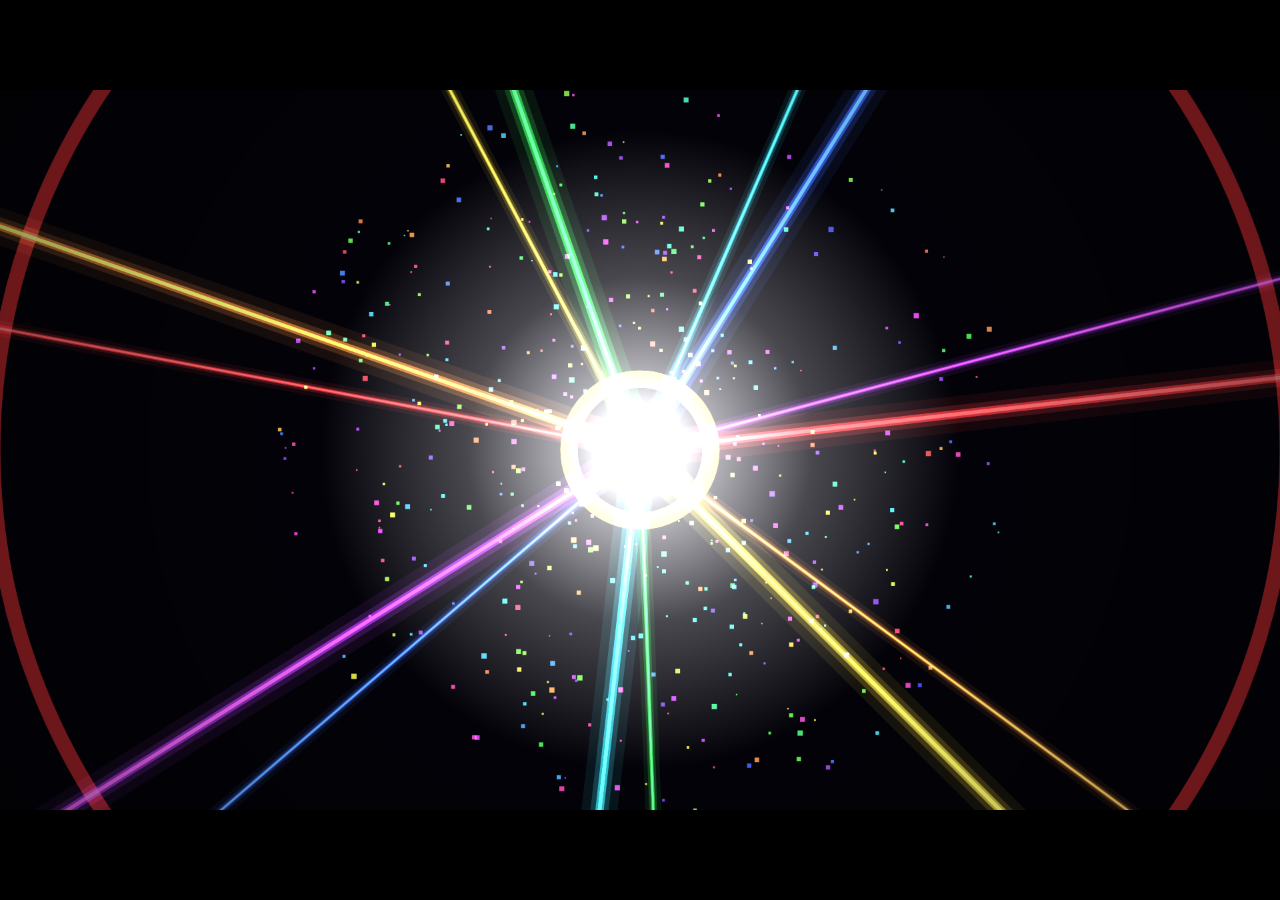
<file: examples/color-intro/index.html>
<!doctype html>
<html lang="zh">
<head>
<meta charset="utf-8">
<meta name="viewport" content="width=device-width, initial-scale=1">
<title>多彩开场 · Color Intro</title>
<style>
  html, body { margin: 0; height: 100%; background: #000; overflow: hidden; }
  body { display: grid; place-items: center; }
  canvas { width: 100vw; height: 56.25vw; max-height: 100vh; max-width: 177.78vh; display: block; }
</style>
</head>
<body>
<canvas id="c" width="1920" height="1080"></canvas>
<script>
/*
 * 30-second colorful opening — every frame is a pure function of time t (seconds),
 * so the same page is used both for live preview and for frame-exact video export
 * (see render.mjs, which calls window.renderFrame(t)).
 *
 * Scenes
 *   0–4   Ignition   : a single point of light bursts into rainbow rays
 *   4–9   Prism      : white beam split into the spectrum
 *   9–15  Galaxy     : color particles swirl, then assemble into “色彩”
 *   15–21 Beats      : full-screen color panels on the beat
 *   21–26 Tunnel     : kaleidoscope rings flying toward the camera
 *   26–30 Title      : “多彩开场” logo reveal
 */
const W = 1920, H = 1080, CX = W / 2, CY = H / 2;
const DURATION = 30;
const cv = document.getElementById('c');
const ctx = cv.getContext('2d');
const CN = '"WenQuanYi Zen Hei", "PingFang SC", "Microsoft YaHei", sans-serif';
const EN = '"Helvetica Neue", Arial, "DejaVu Sans", sans-serif';

// ---------- helpers ----------
const clamp = (x, a = 0, b = 1) => Math.min(b, Math.max(a, x));
const lerp = (a, b, k) => a + (b - a) * k;
const prog = (t, a, b) => clamp((t - a) / (b - a));
const easeOutCubic = k => 1 - Math.pow(1 - k, 3);
const easeInOutCubic = k => k < .5 ? 4 * k * k * k : 1 - Math.pow(-2 * k + 2, 3) / 2;
const easeOutExpo = k => k >= 1 ? 1 : 1 - Math.pow(2, -10 * k);
const easeOutBack = k => { const c = 1.9; return 1 + (c + 1) * Math.pow(k - 1, 3) + c * Math.pow(k - 1, 2); };
const hsl = (h, s, l, a = 1) => `hsla(${((h % 360) + 360) % 360},${s}%,${l}%,${a})`;
function rng(seed) { return () => { seed |= 0; seed = seed + 0x6D2B79F5 | 0; let t = Math.imul(seed ^ seed >>> 15, 1 | seed); t = t + Math.imul(t ^ t >>> 7, 61 | t) ^ t; return ((t ^ t >>> 14) >>> 0) / 4294967296; }; }
const RAINBOW = [0, 28, 52, 130, 185, 225, 280];

function glowLine(x1, y1, x2, y2, color, w, alpha) {
  ctx.lineCap = 'round';
  for (const [m, a] of [[6, .08], [3, .18], [1.4, .5], [.6, 1]]) {
    ctx.strokeStyle = color(alpha * a);
    ctx.lineWidth = w * m;
    ctx.beginPath(); ctx.moveTo(x1, y1); ctx.lineTo(x2, y2); ctx.stroke();
  }
}
function glowDot(x, y, r, color, alpha) {
  const g = ctx.createRadialGradient(x, y, 0, x, y, r);
  g.addColorStop(0, color(alpha)); g.addColorStop(.25, color(alpha * .45)); g.addColorStop(1, color(0));
  ctx.fillStyle = g; ctx.fillRect(x - r, y - r, r * 2, r * 2);
}
function clear(c = '#000') { ctx.globalCompositeOperation = 'source-over'; ctx.globalAlpha = 1; ctx.fillStyle = c; ctx.fillRect(0, 0, W, H); }

// ---------- precomputed data ----------
const R = rng(7);
const sparks = Array.from({ length: 420 }, () => ({ a: R() * Math.PI * 2, v: 300 + R() * 1100, h: R() * 360, s: 1 + R() * 3 }));
const beamDots = Array.from({ length: 260 }, () => ({ band: Math.floor(R() * 7), off: R(), sp: .25 + R() * .35, w: R() - .5 }));
let galaxy = [];

function buildGalaxy() {
  // sample the pixels of “色彩” as particle targets
  const oc = document.createElement('canvas'); oc.width = W; oc.height = H;
  const o = oc.getContext('2d');
  o.fillStyle = '#fff'; o.textAlign = 'center'; o.textBaseline = 'middle';
  o.font = `900 430px ${CN}`;
  o.fillText('色彩', CX, CY - 10);
  const d = o.getImageData(0, 0, W, H).data, pts = [];
  for (let y = 0; y < H; y += 7) for (let x = 0; x < W; x += 7) if (d[(y * W + x) * 4 + 3] > 128) pts.push([x, y]);
  const r = rng(42), N = 3200;
  galaxy = Array.from({ length: N }, (_, i) => {
    const p = pts.length ? pts[Math.floor(r() * pts.length)] : [CX, CY];
    const arm = i % 3;
    return {
      tx: p[0] + (r() - .5) * 4, ty: p[1] + (r() - .5) * 4,
      r0: 40 + Math.pow(r(), .7) * 820, arm, j: (r() - .5) * .7,
      d: r() * .7, ph: r() * 6.28, s: 1.4 + r() * 2.8,
    };
  });
}

// ---------- scenes ----------
function sceneIgnition(t) {
  clear('#030208');
  ctx.globalCompositeOperation = 'lighter';
  // core dot
  const born = easeOutCubic(prog(t, .2, 1));
  const pulse = 1 + .25 * Math.sin(t * 18) * (1 - prog(t, .8, 1));
  glowDot(CX, CY, (20 + 140 * born) * pulse * (1 + prog(t, 1, 1.3) * 2), a => `rgba(255,255,255,${a})`, born);
  if (t < 1) return;
  const u = t - 1;
  // expanding hue rings
  for (let k = 0; k < 8; k++) {
    const t0 = k * .35, v = u - t0; if (v < 0) continue;
    const rad = easeOutExpo(clamp(v / 2.2)) * 1400, a = 1 - clamp(v / 2.2);
    ctx.strokeStyle = hsl(RAINBOW[k % 7], 100, 60, a * .8); ctx.lineWidth = 6 + 20 * a;
    ctx.beginPath(); ctx.arc(CX, CY, rad, 0, 7); ctx.stroke();
  }
  // rainbow rays
  const len = easeOutExpo(clamp(u / 1.2)) * 1400;
  for (let j = 0; j < 14; j++) {
    const ang = j * Math.PI / 7 + u * .5 * (j % 2 ? 1 : -.6), h = RAINBOW[j % 7];
    glowLine(CX, CY, CX + Math.cos(ang) * len, CY + Math.sin(ang) * len, a => hsl(h, 100, 62, a), j % 2 ? 4 : 9, 1);
  }
  // sparks
  for (const s of sparks) {
    const dist = s.v * (1 - Math.exp(-u * 1.6)) / 1.6 * 1.4, a = 1 - clamp(u / 3);
    const x = CX + Math.cos(s.a) * dist, y = CY + Math.sin(s.a) * dist;
    ctx.fillStyle = hsl(s.h, 100, 65, a); ctx.fillRect(x, y, s.s * 2, s.s * 2);
  }
  glowDot(CX, CY, 260, a => `rgba(255,255,255,${a})`, .9 * (1 - clamp(u / 2)));
  // tagline
  ctx.globalCompositeOperation = 'source-over';
  const ta = prog(t, 1.8, 2.4) * (1 - prog(t, 3.5, 3.9));
  ctx.fillStyle = `rgba(255,255,255,${ta})`; ctx.textAlign = 'center';
  ctx.font = `700 64px ${CN}`; ctx.fillText('一 束 光', CX, CY + 330);
  ctx.font = `600 22px ${EN}`; ctx.fillStyle = `rgba(255,255,255,${ta * .7})`;
  ctx.fillText('O N E   L I G H T', CX, CY + 380);
}

function sceneprism(t) {
  const u = t - 4;
  clear('#04030a');
  ctx.save();
  const z = 1 + u * .035; ctx.translate(CX, CY); ctx.scale(z, z); ctx.translate(-CX, -CY);
  const P = [[960, 330], [770, 660], [1150, 660]];
  const inX = 868, inY = 500, outX = 1058, outY = 505;
  // white beam
  const bk = easeInOutCubic(prog(u, .1, 1.1));
  ctx.globalCompositeOperation = 'lighter';
  glowLine(-100, 640, lerp(-100, inX, bk), lerp(640, inY, bk), a => `rgba(255,255,255,${a})`, 7, 1);
  // spectrum fan
  const fk = easeOutCubic(prog(u, 1.05, 2.1));
  const spread = .30 + .05 * Math.sin(u * 1.3);
  if (fk > 0) {
    const L = 1400 * fk;
    for (let b = 0; b < 7; b++) {
      const a0 = -spread / 2 + .1 + b * spread / 7, a1 = a0 + spread / 7;
      const g = ctx.createLinearGradient(outX, outY, outX + L, outY);
      g.addColorStop(0, hsl(RAINBOW[b], 100, 60, .95)); g.addColorStop(1, hsl(RAINBOW[b] + 10, 100, 55, .55));
      ctx.fillStyle = g;
      ctx.beginPath(); ctx.moveTo(outX, outY - 3 + b); ctx.lineTo(outX + Math.cos(a0) * L, outY + Math.sin(a0) * L);
      ctx.lineTo(outX + Math.cos(a1) * L, outY + Math.sin(a1) * L); ctx.closePath(); ctx.fill();
    }
    // travelling light dots
    for (const d of beamDots) {
      const k = (d.off + u * d.sp) % 1, a = (-spread / 2 + .1 + (d.band + .5 + d.w * .8) * spread / 7);
      const x = outX + Math.cos(a) * k * L, y = outY + Math.sin(a) * k * L;
      glowDot(x, y, 16, al => `rgba(255,255,255,${al})`, .7 * fk);
    }
  }
  // inner refraction
  if (bk >= 1) glowLine(inX, inY, outX, outY, a => `rgba(255,255,255,${a})`, 4, .6);
  // prism body
  ctx.globalCompositeOperation = 'source-over';
  const pk = easeOutCubic(prog(u, 0, .8));
  const g = ctx.createLinearGradient(770, 330, 1150, 660);
  g.addColorStop(0, `rgba(255,255,255,${.16 * pk})`); g.addColorStop(1, `rgba(140,160,255,${.05 * pk})`);
  ctx.fillStyle = g;
  ctx.beginPath(); P.forEach(([x, y], i) => i ? ctx.lineTo(x, y) : ctx.moveTo(x, y)); ctx.closePath(); ctx.fill();
  ctx.globalCompositeOperation = 'lighter';
  for (let i = 0; i < 3; i++) glowLine(...P[i], ...P[(i + 1) % 3], a => `rgba(220,230,255,${a})`, 3, pk);
  ctx.restore();
  // caption
  ctx.globalCompositeOperation = 'source-over';
  const ta = prog(u, 2.3, 3) * (1 - prog(u, 4.4, 4.9));
  ctx.textAlign = 'left';
  ctx.fillStyle = `rgba(255,255,255,${ta})`; ctx.font = `700 58px ${CN}`;
  ctx.fillText('每一束光', 150, 880 - 20 * (1 - ta));
  ctx.fillStyle = `rgba(255,255,255,${ta * .75})`; ctx.font = `400 40px ${CN}`;
  ctx.fillText('都藏着一道彩虹', 150, 945 - 20 * (1 - ta));
}

function sceneGalaxy(t) {
  const u = t - 9;
  clear('#030208');
  const bg = ctx.createRadialGradient(CX, CY, 0, CX, CY, 900);
  bg.addColorStop(0, hsl(260 + u * 20, 70, 14, 1)); bg.addColorStop(1, 'rgba(0,0,0,0)');
  ctx.fillStyle = bg; ctx.fillRect(0, 0, W, H);
  ctx.globalCompositeOperation = 'lighter';
  const boom = prog(u, 5.35, 6);
  for (let i = 0; i < galaxy.length; i++) {
    const p = galaxy[i];
    const ang = p.arm * 2.094 + p.r0 * .0055 + p.j + u * (1.4 * 260 / (p.r0 + 160));
    const gx = CX + Math.cos(ang) * p.r0 * (1 + .04 * Math.sin(u * 2 + p.ph));
    const gy = CY + Math.sin(ang) * p.r0 * .62;
    const k = easeInOutCubic(prog(u, 2.1 + p.d, 3.9 + p.d));
    let x = lerp(gx, p.tx + Math.sin(u * 3 + p.ph) * 1.5 * k, k);
    let y = lerp(gy, p.ty + Math.cos(u * 3 + p.ph) * 1.5 * k, k);
    if (boom > 0) {
      const dx = x - CX, dy = y - CY, dl = Math.hypot(dx, dy) + 1;
      const f = boom * boom * 1800;
      x += dx / dl * f; y += dy / dl * f;
    }
    const h = lerp(p.arm * 120 + p.r0 * .35 + u * 50, x / W * 360 + u * 90, k);
    const a = 1 - boom * .8;
    ctx.fillStyle = hsl(h, 100, 62, a);
    ctx.fillRect(x - p.s / 2, y - p.s / 2, p.s, p.s);
    if (i % 3 === 0) { ctx.fillStyle = hsl(h, 100, 60, .12 * a); ctx.fillRect(x - p.s * 2, y - p.s * 2, p.s * 4, p.s * 4); }
  }
  // core glow while swirling
  glowDot(CX, CY, 300, a => hsl(300 + u * 40, 100, 70, a), .5 * (1 - prog(u, 2, 3.5)));
  // English label under the word
  ctx.globalCompositeOperation = 'source-over';
  const ta = prog(u, 4, 4.5) * (1 - prog(u, 5.2, 5.5));
  ctx.textAlign = 'center'; ctx.fillStyle = `rgba(255,255,255,${ta * .85})`;
  ctx.font = `600 30px ${EN}`; ctx.fillText('C  O  L  O  R', CX, CY + 300);
}

const BEAT_WORDS = [['红', 'RED'], ['橙', 'ORANGE'], ['黄', 'YELLOW'], ['绿', 'GREEN'], ['青', 'CYAN'], ['蓝', 'BLUE'], ['紫', 'VIOLET']];
function panelColor(b) { return RAINBOW[((b % 7) + 7) % 7]; }
function sceneBeats(t) {
  const u = t - 15;
  if (u < 3.5) {
    const b = Math.floor(u / .5), k = (u - b * .5) / .5;
    const h = panelColor(b), hPrev = panelColor(b - 1);
    clear(b === 0 ? '#000' : hsl(hPrev, 95, b === 2 ? 52 : 55));
    // diagonal wipe of new panel
    const w = easeOutExpo(clamp(k / .45));
    ctx.fillStyle = hsl(h, 95, b === 2 ? 52 : 55);
    ctx.beginPath(); const x = lerp(-600, W + 600, w);
    ctx.moveTo(-600, 0); ctx.lineTo(x + 400, 0); ctx.lineTo(x - 400, H); ctx.lineTo(-600, H); ctx.fill();
    // complementary ring + stripes
    ctx.save(); ctx.translate(CX, CY); ctx.rotate(u * .8 + b);
    ctx.strokeStyle = hsl(h + 180, 90, 60, .9); ctx.lineWidth = 34;
    ctx.beginPath(); ctx.arc(0, 0, 330 + 40 * (1 - easeOutCubic(k)), 0, Math.PI * 1.5); ctx.stroke();
    ctx.fillStyle = hsl(h + 30, 100, 70, .35);
    for (let s = -6; s <= 6; s++) ctx.fillRect(s * 70 - 12, -620, 24, 1240 * w);
    ctx.restore();
    // word
    const s = 1.25 - .25 * easeOutCubic(clamp(k / .5));
    const [zh, en] = BEAT_WORDS[b % 7];
    ctx.save(); ctx.translate(CX, CY); ctx.scale(s, s); ctx.textAlign = 'center'; ctx.textBaseline = 'middle';
    ctx.font = `900 380px ${CN}`;
    ctx.fillStyle = 'rgba(0,0,0,.25)'; ctx.fillText(zh, 14, 0);
    ctx.fillStyle = '#fff'; ctx.fillText(zh, 0, -14);
    ctx.font = `800 44px ${EN}`; ctx.fillText(en.split('').join(' '), 0, 250);
    ctx.restore();
  } else {
    // fast section: sliding spectrum bars
    const v = u - 3.5;
    clear('#000');
    const n = 14, bh = H / n;
    for (let i = 0; i < n; i++) {
      const dir = i % 2 ? 1 : -1, off = (v * 900 * dir + i * 137) % 480;
      for (let x = -480; x < W + 480; x += 240) {
        ctx.fillStyle = hsl(RAINBOW[(i + Math.floor((x + 480) / 240)) % 7] + v * 60, 100, 56);
        ctx.fillRect(x + off, i * bh, 236, bh - 4);
      }
    }
    const f = Math.floor(v / .25), fk = (v - f * .25) / .25;
    const words = ['无', '限', '色', '彩', '∞', '色', '彩', '绽', '放', '！'];
    ctx.fillStyle = 'rgba(0,0,0,.82)';
    const bw = 560 * (1 + .08 * (1 - fk));
    ctx.fillRect(CX - bw / 2, CY - bw / 2, bw, bw);
    ctx.textAlign = 'center'; ctx.textBaseline = 'middle';
    ctx.fillStyle = hsl(RAINBOW[f % 7], 100, 62); ctx.font = `900 400px ${CN}`;
    ctx.fillText(words[f % words.length], CX, CY + 10);
  }
}

function sceneTunnel(t) {
  const u = t - 21;
  clear('#020106');
  const cx = CX + Math.sin(u * 1.1) * 60, cy = CY + Math.cos(u * .9) * 40;
  ctx.globalCompositeOperation = 'lighter';
  // rotating rays
  for (let j = 0; j < 24; j++) {
    const a = j * Math.PI / 12 + u * .35;
    const g = ctx.createLinearGradient(cx, cy, cx + Math.cos(a) * 1300, cy + Math.sin(a) * 1300);
    g.addColorStop(0, hsl(j * 15 + u * 80, 100, 60, 0)); g.addColorStop(1, hsl(j * 15 + u * 80, 100, 60, .35));
    ctx.fillStyle = g; ctx.beginPath(); ctx.moveTo(cx, cy);
    ctx.lineTo(cx + Math.cos(a - .04) * 1500, cy + Math.sin(a - .04) * 1500);
    ctx.lineTo(cx + Math.cos(a + .04) * 1500, cy + Math.sin(a + .04) * 1500); ctx.fill();
  }
  // rings flying toward camera
  const N = 34, speed = .42;
  const rings = [];
  for (let i = 0; i < N; i++) {
    const z = 1 - (((i / N) + u * speed) % 1);
    rings.push({ i, z });
  }
  rings.sort((a, b) => b.z - a.z);
  for (const { i, z } of rings) {
    const zz = Math.max(z, .015), r = 34 / zz;
    if (r > 2600) continue;
    const a = clamp((1 - z) * 2.2) * clamp(z * 6);
    const sides = i % 3 === 0 ? 3 : 6, rot = u * (i % 2 ? .9 : -.7) + i * .3, h = i * 23 + u * 110;
    ctx.strokeStyle = hsl(h, 100, 60, a); ctx.lineWidth = Math.max(1.5, r * .035);
    ctx.beginPath();
    for (let s = 0; s <= sides; s++) {
      const aa = rot + s * Math.PI * 2 / sides;
      const x = cx + Math.cos(aa) * r, y = cy + Math.sin(aa) * r;
      s ? ctx.lineTo(x, y) : ctx.moveTo(x, y);
    }
    ctx.stroke();
    ctx.fillStyle = hsl(h + 60, 100, 70, a);
    for (let s = 0; s < sides; s++) {
      const aa = rot + s * Math.PI * 2 / sides;
      ctx.beginPath(); ctx.arc(cx + Math.cos(aa) * r, cy + Math.sin(aa) * r, Math.max(2, r * .03), 0, 7); ctx.fill();
    }
  }
  glowDot(cx, cy, 380, a => hsl(u * 110, 100, 75, a), .9);
  // mirrored kaleidoscope petals
  ctx.save(); ctx.translate(cx, cy);
  for (let j = 0; j < 12; j++) {
    ctx.save(); ctx.rotate(j * Math.PI / 6 - u * .6); if (j % 2) ctx.scale(1, -1);
    const pr = 160 + 60 * Math.sin(u * 3);
    ctx.fillStyle = hsl(j * 30 + u * 140, 100, 60, .35);
    ctx.beginPath(); ctx.moveTo(0, 0); ctx.quadraticCurveTo(pr * .6, pr * .45, pr * 1.4, 0); ctx.quadraticCurveTo(pr * .6, -pr * .1, 0, 0); ctx.fill();
    ctx.restore();
  }
  ctx.restore();
}

const orbs = Array.from({ length: 7 }, (_, i) => ({ h: RAINBOW[i], fx: .23 + i * .07, fy: .31 + i * .05, ph: i * 1.7 }));
function sceneTitle(t) {
  const u = t - 26;
  clear('#05030b');
  ctx.globalCompositeOperation = 'lighter';
  for (const o of orbs) {
    const x = CX + Math.sin(u * o.fx * 3 + o.ph) * 700, y = CY + Math.cos(u * o.fy * 3 + o.ph) * 360;
    glowDot(x, y, 620, a => hsl(o.h + u * 30, 95, 55, a), .8);
  }
  // sparkles
  const r = rng(99);
  for (let i = 0; i < 160; i++) {
    const x = r() * W, y = r() * H, ph = r() * 6.28, sp = 2 + r() * 5;
    const a = Math.pow(.5 + .5 * Math.sin(u * sp + ph), 6) * prog(u, 1, 1.6);
    glowDot(x, y, 14, al => `rgba(255,255,255,${al})`, a);
  }
  ctx.globalCompositeOperation = 'source-over';
  // darken center for contrast
  const vg = ctx.createRadialGradient(CX, CY, 0, CX, CY, 900);
  vg.addColorStop(0, 'rgba(0,0,0,.45)'); vg.addColorStop(1, 'rgba(0,0,0,0)');
  ctx.fillStyle = vg; ctx.fillRect(0, 0, W, H);

  const chars = ['多', '彩', '开', '场'], size = 230, gap = 250, y = CY - 40;
  const grad = ctx.createLinearGradient(CX - 520, 0, CX + 520, 0);
  for (let s = 0; s <= 6; s++) grad.addColorStop(s / 6, hsl(RAINBOW[s] + u * 60, 100, 62));
  ctx.textAlign = 'center'; ctx.textBaseline = 'middle'; ctx.font = `900 ${size}px ${CN}`;
  chars.forEach((ch, i) => {
    const k = prog(u, .15 + i * .16, .75 + i * .16);
    if (k <= 0) return;
    const x = CX + (i - 1.5) * gap, sc = lerp(2.6, 1, easeOutBack(k)), off = (1 - easeOutCubic(k)) * 60 + 6 * Math.max(0, Math.sin(u * 20)) * prog(u, 3.3, 3.5);
    ctx.save(); ctx.translate(x, y); ctx.scale(sc, sc); ctx.globalAlpha = clamp(k * 2);
    ctx.globalCompositeOperation = 'lighter';
    ctx.fillStyle = 'rgba(255,0,80,.8)'; ctx.fillText(ch, -off, 0);
    ctx.fillStyle = 'rgba(0,200,255,.8)'; ctx.fillText(ch, off, 0);
    ctx.restore();
    // gradient lives in canvas space, so draw untransformed with a scaled font size
    ctx.save(); ctx.globalAlpha = clamp(k * 2) * clamp((k - .3) / .5);
    ctx.fillStyle = grad; ctx.font = `900 ${size * sc}px ${CN}`; ctx.fillText(ch, x, y);
    ctx.restore();
  });
  // underline + subtitle
  const lk = easeOutExpo(prog(u, 1.1, 2));
  const lg = ctx.createLinearGradient(CX - 520, 0, CX + 520, 0);
  RAINBOW.forEach((h, i) => lg.addColorStop(i / 6, hsl(h - u * 60, 100, 60)));
  ctx.fillStyle = lg; ctx.fillRect(CX - 520 * lk, y + 160, 1040 * lk, 8);
  const sk = prog(u, 1.4, 2.1);
  ctx.fillStyle = `rgba(255,255,255,${sk})`; ctx.font = `600 34px ${EN}`;
  ctx.letterSpacing = `${lerp(40, 16, easeOutCubic(sk))}px`;
  ctx.fillText('COLOR YOUR WORLD', CX + 8, y + 235);
  ctx.letterSpacing = '0px';
}

// ---------- compositor ----------
function flash(t, T, color = '255,255,255', w = .14) {
  const a = Math.exp(-Math.pow((t - T) / w, 2));
  if (a < .01) return;
  ctx.globalCompositeOperation = 'source-over'; ctx.fillStyle = `rgba(${color},${a})`; ctx.fillRect(0, 0, W, H);
}
function vignette() {
  ctx.globalCompositeOperation = 'source-over';
  const g = ctx.createRadialGradient(CX, CY, 500, CX, CY, 1200);
  g.addColorStop(0, 'rgba(0,0,0,0)'); g.addColorStop(1, 'rgba(0,0,0,.55)');
  ctx.fillStyle = g; ctx.fillRect(0, 0, W, H);
}
function renderFrame(t) {
  ctx.save();
  if (t < 4) sceneIgnition(t);
  else if (t < 9) sceneprism(t);
  else if (t < 15) sceneGalaxy(t);
  else if (t < 21) sceneBeats(t);
  else if (t < 26) sceneTunnel(t);
  else sceneTitle(t);
  ctx.restore();
  ctx.save();
  vignette();
  flash(t, 4); flash(t, 9); flash(t, 15, '255,255,255', .1); flash(t, 21, '255,255,255', .12); flash(t, 26, '255,255,255', .2);
  // fade in / out
  const fade = Math.max(1 - prog(t, 0, .3), prog(t, 29.2, 30));
  if (fade > 0) { ctx.fillStyle = `rgba(0,0,0,${fade})`; ctx.fillRect(0, 0, W, H); }
  ctx.restore();
}
window.renderFrame = renderFrame;
window.DURATION = DURATION;

window.ready = document.fonts.load(`900 100px ${CN}`, '色彩多开场').catch(() => {}).then(buildGalaxy);
if (!location.search.includes('capture')) {
  window.ready.then(() => {
    const start = performance.now();
    const loop = now => { renderFrame(((now - start) / 1000) % DURATION); requestAnimationFrame(loop); };
    requestAnimationFrame(loop);
  });
}
</script>
</body>
</html>
</file>
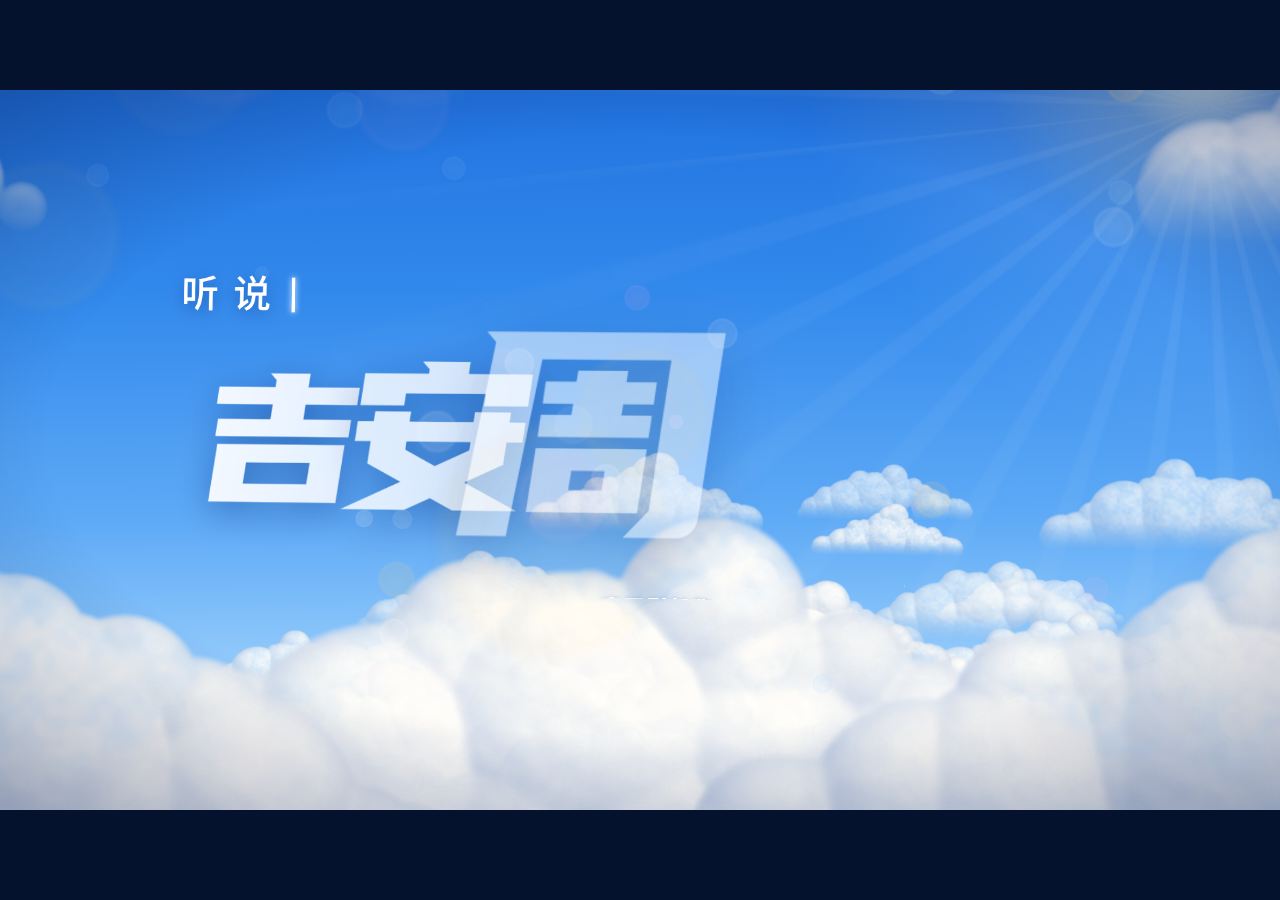
<file: videos/rainbow-run/index.html>
<!doctype html>
<html lang="zh-CN">
<head>
<meta charset="utf-8">
<meta name="viewport" content="width=device-width, initial-scale=1">
<title>亲子彩虹跑 · 宣传片</title>
<link rel="stylesheet" href="fonts/fonts.css">
<link rel="stylesheet" href="style.css">
</head>
<body>
<svg width="0" height="0" style="position:absolute">
  <defs>
    <symbol id="flakeShape" viewBox="-50 -50 100 100">
      <g stroke="#fff" stroke-width="3" stroke-linecap="round" fill="none">
        <path d="M0-46V46M-40-23 40 23M-40 23 40-23"/>
        <path d="M0-32-9-41M0-32 9-41M0 32-9 41M0 32 9 41M-28-16-28-29M-28-16-40-10M28 16 28 29M28 16 40 10M-28 16-40 10M-28 16-28 29M28-16 40-10M28-16 28-29"/>
      </g>
    </symbol>
  </defs>
</svg>

<div id="viewport"><div id="stage">

  <!-- screen-space sky -->
  <div class="layer" id="sky"><div class="grad"></div><img class="rays" src="assets/rays-sky.png" alt=""><div class="sun"></div></div>
  <div class="layer" id="night">
    <div class="glow"></div>
    <div class="beam" style="left:12%;background:linear-gradient(0deg,rgba(255,80,200,.9),rgba(255,80,200,0))"></div>
    <div class="beam" style="left:32%;background:linear-gradient(0deg,rgba(90,230,255,.9),rgba(90,230,255,0))"></div>
    <div class="beam" style="left:50%;background:linear-gradient(0deg,rgba(255,230,140,.9),rgba(255,230,140,0))"></div>
    <div class="beam" style="left:68%;background:linear-gradient(0deg,rgba(140,110,255,.9),rgba(140,110,255,0))"></div>
    <div class="beam" style="left:88%;background:linear-gradient(0deg,rgba(255,80,200,.9),rgba(255,80,200,0))"></div>
  </div>
  <div class="layer" id="ice"><div class="frost"></div></div>
  <canvas id="fxBack" width="1920" height="1080"></canvas>

  <!-- 3D world -->
  <div id="view3d"><div id="world">

    <!-- I · 开场钩子 -->
    <div class="g" id="gI" data-p="0,-1500,9000">
      <div class="o" id="iRing" data-p="600,30,60"><svg width="760" height="760" viewBox="-380 -380 760 760" fill="none" stroke="#fff">
        <circle r="300" stroke-width="2" opacity=".55"/><circle r="345" stroke-width="1.5" stroke-dasharray="4 14" opacity=".7"/><circle r="250" stroke-width="6" stroke-dasharray="40 1530" stroke-linecap="round" opacity=".9"/>
      </svg></div>
      <div class="o kicker split" id="iTing" data-ax="0" data-p="-700,-265,80">听说<span class="cursor"></span></div>
      <div class="o ys ol split" id="iL1o" data-ax="0" data-p="-688,-28,-60" style="font-size:270px">吉安周末</div>
      <div class="o ys hl split" id="iL1" data-ax="0" data-p="-700,-40,0" style="font-size:270px">吉安周末</div>
      <div class="o sm gold split" id="iL2" data-ax="0" data-p="-690,200,40" style="font-size:170px">有大事发生</div>
      <div class="o ys gold" id="iQ" data-p="600,30,140" data-r="0,0,8" style="font-size:440px">？</div>
    </div>

    <!-- A · 片头标题 -->
    <div class="g" id="gA" data-p="0,0,0">
      <div class="o" id="rainbow" data-p="0,445,-2800"><img src="assets/rainbow.png" alt=""></div>
      <div class="o bgword" id="aBg" data-p="0,-20,-1000" style="font-size:430px">RAINBOW RUN</div>
      <div class="o kicker" id="aKick" data-p="0,-270,0">派星天护节</div>
      <div class="o ys mega t2c" data-p="-600,10,0" style="font-size:300px"><span class="hlr">亲</span></div>
      <div class="o ys mega t2c" data-p="-300,10,0" style="font-size:300px"><span class="hlr">子</span></div>
      <div class="o ys mega t2c" data-p="0,10,0" style="font-size:300px"><span class="hlr">彩</span></div>
      <div class="o ys mega t2c" data-p="300,10,0" style="font-size:300px"><span class="hlr">虹</span></div>
      <div class="o ys mega t2c" data-p="600,10,0" style="font-size:300px"><span class="hlr">跑</span></div>
      <div class="o eng scr" id="aEng" data-p="0,205,20">FAMILY RAINBOW RUN · 2026</div>
      <div class="o datepill" id="datepill" data-p="0,300,30"><i></i><b>10.16 — 10.18</b>吉安新世界广场来斯百货</div>
    </div>

    <!-- B · 青鸟飞鱼-虎虎 -->
    <div class="g" id="gB" data-p="4200,0,-800">
      <div class="o bloom" id="bloomB" data-p="440,-40,-600"></div>
      <div class="o huge" id="hugeB" data-p="200,-60,-1150" style="font-size:700px">10.17</div>
      <div class="o ph card" id="huhuCard" data-p="440,30,0" data-r="0,-10,0">
        <div class="pic">
          <img id="huhuImg" src="assets/huhu.jpg" alt="">
          <div class="ph-hold"><em>虎虎 · 照片位</em>
            <svg viewBox="0 0 200 220"><circle cx="100" cy="70" r="46" fill="rgba(255,255,255,.7)"/><path d="M10 220 C14 150 52 124 100 124 C148 124 186 150 190 220Z" fill="rgba(255,255,255,.7)"/></svg>
          </div>
          <div class="nm"><b>STAR GUEST</b><span>虎虎</span></div>
        </div>
        <div class="br"></div>
      </div>
      <div class="o chap" data-ax="0" data-p="-860,-470,180"><b>01</b><i></i><span class="scr">STAR GUEST</span></div>
      <div class="o tag" data-ax="0" data-p="-860,-388,180"><i></i>10月17日 · 明星见面会</div>
      <div class="o sm ol split" id="nameB1" data-ax="0" data-p="-862,-268,180" style="font-size:112px">青鸟飞鱼</div>
      <div class="o ys gold split" id="nameB2" data-ax="0" data-p="-870,-80,200" style="font-size:250px">虎虎</div>
      <div class="o role" data-ax="0" data-p="-320,-70,200">合生元<br>品牌好友</div>
      <div class="o cred split" data-ax="0" data-p="-860,96,210">仙剑奇侠传3插曲<span class="mark"><i class="bar"></i><b>《此生不换》</b></span>演唱者</div>
      <div class="o cred split" data-ax="0" data-p="-860,182,210">组合曾获 <span class="mark"><i class="bar"></i><b>音乐风云榜最佳新人EP</b></span></div>
      <div class="o cred split" data-ax="0" data-p="-860,268,210">组合曾获 <span class="mark"><i class="bar"></i><b>第17届东方风云榜·东方新人银奖</b></span></div>
    </div>

    <!-- C · 亲子彩虹跑 -->
    <div class="g" id="gC" data-p="8600,300,-300">
      <div class="o bgword" id="cBg" data-p="300,-200,-900" style="font-size:380px">COLOR RUN</div>
      <div class="o chap" data-ax="0" data-p="-820,-480,140"><b>02</b><i></i><span class="scr">RAINBOW RUN</span></div>
      <div class="o tag" data-ax="0" data-p="-820,-400,140"><i></i>10月17日 17:00 · 亲子彩虹跑</div>
      <div class="o ys" id="cL1" data-ax="0" data-p="-826,-282,150" style="font-size:150px"><span class="ln"><span class="tx hl">全家出马</span></span></div>
      <div class="o sm" id="cL2" data-ax="0" data-p="-520,-150,170" style="font-size:118px"><span class="ln"><span class="tx rb">欢跑彩色马拉松</span></span></div>
      <div class="o ph" id="run1" data-p="-330,225,40" data-r="0,9,0"><img src="assets/run1.jpg" width="900" height="439"><div class="br"></div></div>
      <div class="o ph" id="run2" data-p="470,290,-200" data-r="0,-9,0"><img src="assets/run2.jpg" width="900" height="442"><div class="br"></div></div>
    </div>

    <!-- D · 带娃蹦迪 -->
    <div class="g" id="gD" data-p="13000,0,-600">
      <div class="o chap" data-p="60,-480,140"><b>03</b><i></i><span class="scr">PARTY NIGHT</span></div>
      <div class="o tag" data-p="60,-400,140"><i></i>10月17日 20:00 · 乐队欢乐party</div>
      <div class="o ys neon split" id="dL1" data-p="60,-262,150" style="font-size:190px">带娃蹦迪</div>
      <div class="o sm neon2 split" id="dL2" data-p="60,-112,160" style="font-size:80px">享欢乐周末亲子时光</div>
      <div class="o ph neon-ph" id="party1" data-p="-330,235,40" data-r="0,8,0"><img src="assets/party1.jpg" width="900" height="439"></div>
      <div class="o ph neon-ph" id="party2" data-p="470,300,-200" data-r="0,-8,0"><img src="assets/party2.jpg" width="900" height="442"></div>
      <div class="o eq" id="eq" data-p="60,660,-160"></div>
    </div>

    <!-- E · 精彩演出 -->
    <div class="g" id="gE" data-p="17400,0,-600">
      <div class="o bgword" id="eBg" data-p="600,-60,-1100" style="font-size:420px">SHOWTIME</div>
      <div class="o chap" data-ax="0" data-p="-1290,-470,160"><b>04</b><i></i><span class="scr">SHOWTIME</span></div>
      <div class="o tag split" data-ax="0" data-p="-1290,-388,160"><i></i>周末溜娃好去处</div>
      <div class="o ys hl split" id="eL1" data-ax="0" data-p="-1296,-262,160" style="font-size:160px">精彩演出不断</div>
      <div class="o ph tile" id="tile1" data-p="-720,180,0" data-r="0,14,0"><img src="assets/show1-clean.jpg" width="620" height="537"><div class="cap"><div class="tag"><i></i>爆笑小丑表演</div></div></div>
      <div class="o ph tile" id="tile2" data-p="80,130,-110" data-r="0,9,0"><img src="assets/show2-clean.jpg" width="620" height="523"><div class="cap"><div class="tag"><i></i>神奇科学魔术秀</div></div></div>
      <div class="o ph tile" id="tile3" data-p="880,185,-220" data-r="0,4,0"><img src="assets/show3-clean.jpg" width="620" height="524"><div class="cap"><div class="tag"><i></i>多彩十米长画</div></div></div>
      <div class="o ph tile" id="tile4" data-p="1660,130,-330" data-r="0,-2,0"><img src="assets/show4-clean.jpg" width="620" height="533"><div class="cap"><div class="tag"><i></i>梦幻泡泡秀</div></div></div>
    </div>

    <!-- F · 冰雪女王 -->
    <div class="g" id="gF" data-p="21800,0,-600">
      <div class="o flake" data-p="-1150,380,320"><svg width="200" height="200"><use href="#flakeShape"/></svg></div>
      <div class="o flake" data-p="1180,-420,220"><svg width="150" height="150"><use href="#flakeShape"/></svg></div>
      <div class="o flake" data-p="1000,560,380"><svg width="120" height="120"><use href="#flakeShape"/></svg></div>
      <div class="o flake" data-p="-300,-620,-300"><svg width="240" height="240"><use href="#flakeShape"/></svg></div>
      <div class="o flake" data-p="1450,120,-700"><svg width="280" height="280"><use href="#flakeShape"/></svg></div>
      <div class="o flake" data-p="-1450,-160,-600"><svg width="260" height="260"><use href="#flakeShape"/></svg></div>
      <div class="o chap" data-ax="-100" data-p="900,-480,140"><b>05</b><i></i><span class="scr">FROZEN PARTY</span></div>
      <div class="o tag" data-ax="-100" data-p="900,-400,140"><i></i>10月16日 19:00 · 狂欢星期五</div>
      <div class="o sm frost split" id="fL1" data-ax="-100" data-p="906,-270,150" style="font-size:150px">来和冰雪女王</div>
      <div class="o sm frost split" id="fL2" data-ax="-100" data-p="906,-128,150" style="font-size:110px">同台飙戏</div>
      <div class="o ph ice" id="frozen1" data-p="-330,235,40" data-r="0,8,0"><img src="assets/frozen1.jpg" width="900" height="439"><div class="br"></div></div>
      <div class="o ph ice" id="frozen2" data-p="470,300,-200" data-r="0,-8,0"><img src="assets/frozen2.jpg" width="900" height="442"><div class="br"></div></div>
    </div>

  </div></div>

  <canvas id="fxFront" width="1920" height="1080"></canvas>

  <!-- screen-space overlays -->
  <div class="layer" id="haze"></div>
  <div class="layer" id="flare"><div class="streak"></div><div class="core"></div>
    <div class="ghost" style="width:120px;height:120px"></div><div class="ghost" style="width:220px;height:220px"></div><div class="ghost" style="width:70px;height:70px"></div></div>
  <div class="layer" id="sweep"><i></i></div>
  <div class="layer" id="flash"></div>
  <div class="layer" id="vignette"></div>

  <div class="layer" id="hud">
    <img class="logo" src="assets/logo-header.png" alt="孕婴世界连锁 | Biostime合生元">
    <div class="loc"><i></i><b>10.16–10.18</b>吉安新世界广场来斯百货</div>
    <div class="chapters"><span class="num">01 / 05</span><span class="bars"><i><u></u></i><i><u></u></i><i><u></u></i><i><u></u></i><i><u></u></i></span><span class="lbl">STAR GUEST</span></div>
    <div class="disc" id="disc1">*图片仅供参考 以现场为准</div>
  </div>

  <div class="layer" id="lockup">
    <img class="lg" src="assets/logo-header.png" alt="">
    <div class="kicker" id="lkKick">派星天护节</div>
    <div class="ys mega" id="lkTitle"><span class="hlr">亲</span><span class="hlr">子</span><span class="hlr">彩</span><span class="hlr">虹</span><span class="hlr">跑</span></div>
    <div class="eng scr" id="lkEng">FAMILY RAINBOW RUN · 2026</div>
    <div class="datepill"><i></i><b>10.16 — 10.18</b>吉安新世界广场来斯百货</div>
    <div class="bar">
      <img class="fl" src="assets/logo-footer.jpg" alt="孕婴世界连锁">
      <div class="sep"></div>
      <div class="slogan">买品质奶粉就到孕婴世界连锁<small>BUY QUALITY MILK POWDER TO MAM&amp;BABY</small></div>
      <img class="qr" src="assets/qr.png" alt="">
    </div>
  </div>

</div></div>

<script src="vendor/gsap.min.js"></script>
<script src="main.js"></script>
</body>
</html>
</file>
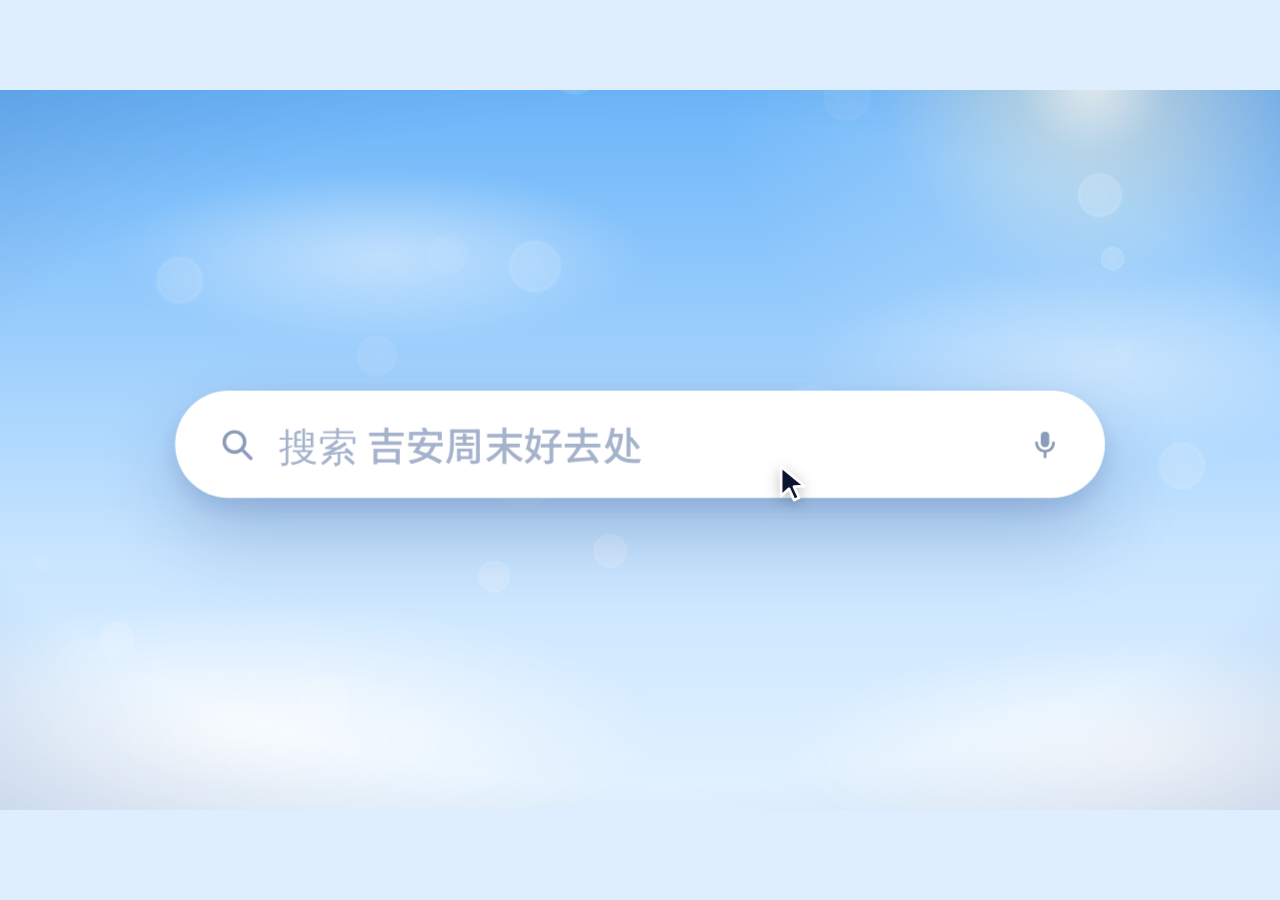
<file: videos/rainbow-run/v4/index.html>
<!doctype html>
<html lang="zh-CN">
<head>
<meta charset="utf-8">
<meta name="viewport" content="width=device-width, initial-scale=1">
<title>亲子彩虹跑 · 宣传片 v4</title>
<link rel="stylesheet" href="../fonts/fonts.css">
<link rel="stylesheet" href="style.css">
</head>
<body>
<svg width="0" height="0" style="position:absolute">
  <defs>
    <symbol id="i-search" viewBox="0 0 24 24"><circle cx="10.5" cy="10.5" r="6.5" fill="none" stroke="currentColor" stroke-width="2.2"/><path d="M15.5 15.5 21 21" stroke="currentColor" stroke-width="2.2" stroke-linecap="round"/></symbol>
    <symbol id="i-pin" viewBox="0 0 24 24"><path d="M12 22s7-7.2 7-12.5A7 7 0 0 0 5 9.5C5 14.8 12 22 12 22Z" fill="none" stroke="currentColor" stroke-width="2"/><circle cx="12" cy="9.5" r="2.5" fill="currentColor"/></symbol>
    <symbol id="i-fire" viewBox="0 0 24 24"><path d="M12 2c1 4 5 5.5 5 10.5a5 5 0 0 1-10 0c0-2.4 1.3-3.8 2.4-5 .2 1.6 1 2.6 2.1 3C11 8 11.2 4.6 12 2Z" fill="currentColor"/></symbol>
    <symbol id="i-play" viewBox="0 0 24 24"><path d="M7 4.5v15l12.5-7.5Z" fill="currentColor"/></symbol>
    <symbol id="i-pause" viewBox="0 0 24 24"><rect x="6" y="4.5" width="4" height="15" rx="1.2" fill="currentColor"/><rect x="14" y="4.5" width="4" height="15" rx="1.2" fill="currentColor"/></symbol>
    <symbol id="i-prev" viewBox="0 0 24 24"><path d="M18 5v14L8.5 12Z" fill="currentColor"/><rect x="5" y="5" width="2.6" height="14" rx="1" fill="currentColor"/></symbol>
    <symbol id="i-next" viewBox="0 0 24 24"><path d="M6 5v14l9.5-7Z" fill="currentColor"/><rect x="16.4" y="5" width="2.6" height="14" rx="1" fill="currentColor"/></symbol>
    <symbol id="i-vol" viewBox="0 0 24 24"><path d="M4 9.5h3.5L12 5.5v13L7.5 14.5H4Z" fill="currentColor"/><path d="M15.5 8.5a5 5 0 0 1 0 7M18 6a8.5 8.5 0 0 1 0 12" fill="none" stroke="currentColor" stroke-width="2" stroke-linecap="round"/></symbol>
    <symbol id="i-mic" viewBox="0 0 24 24"><rect x="9" y="3" width="6" height="11" rx="3" fill="currentColor"/><path d="M6 11a6 6 0 0 0 12 0M12 17v4" fill="none" stroke="currentColor" stroke-width="2" stroke-linecap="round"/></symbol>
    <symbol id="i-trophy" viewBox="0 0 24 24"><path d="M7 4h10v5a5 5 0 0 1-10 0Z" fill="currentColor"/><path d="M7 6H4a3 3 0 0 0 3 4M17 6h3a3 3 0 0 1-3 4M12 14v4M8 20h8" fill="none" stroke="currentColor" stroke-width="2" stroke-linecap="round"/></symbol>
    <symbol id="i-note" viewBox="0 0 24 24"><path d="M9 18V6l10-2v12" fill="none" stroke="currentColor" stroke-width="2"/><circle cx="6.5" cy="18" r="2.6" fill="currentColor"/><circle cx="16.5" cy="16" r="2.6" fill="currentColor"/></symbol>
    <symbol id="i-check" viewBox="0 0 24 24"><path d="M5 12.5 10 17.5 19.5 7" fill="none" stroke="currentColor" stroke-width="2.8" stroke-linecap="round" stroke-linejoin="round"/></symbol>
    <symbol id="i-heart" viewBox="0 0 24 24"><path d="M12 20s-7.5-4.6-7.5-10A4.3 4.3 0 0 1 12 7.4 4.3 4.3 0 0 1 19.5 10C19.5 15.4 12 20 12 20Z" fill="currentColor"/></symbol>
    <symbol id="i-share" viewBox="0 0 24 24"><path d="M12 3v12M7.5 7.5 12 3l4.5 4.5M5 13v6h14v-6" fill="none" stroke="currentColor" stroke-width="2" stroke-linecap="round" stroke-linejoin="round"/></symbol>
    <linearGradient id="rbg" x1="0" y1="0" x2="1" y2="1"><stop offset="0" stop-color="#ff7aa8"/><stop offset=".3" stop-color="#ffb35c"/><stop offset=".55" stop-color="#ffe66b"/><stop offset=".75" stop-color="#6fd8ff"/><stop offset="1" stop-color="#8f7bff"/></linearGradient>
  </defs>
</svg>

<div id="viewport"><div id="stage">
  <div class="layer" id="bg">
    <div class="sky"></div><div class="sun"></div>
    <div class="cl c1"></div><div class="cl c2"></div><div class="cl c3"></div><div class="cl c4"></div>
    <div class="burst"></div>
    <div class="night"></div>
  </div>
  <canvas id="fxBack" width="1920" height="1080"></canvas>

  <div id="cam">
    <div id="eq"></div>

    <div id="island">
      <!-- search bar + suggestions -->
      <div class="L" id="Lsearch">
        <svg class="ic"><use href="#i-search"/></svg>
        <span class="q"><span id="qtext"></span><i class="caret"></i></span>
        <span class="ph" id="qph">搜索 吉安周末好去处</span>
        <svg class="mic"><use href="#i-mic"/></svg>
      </div>
      <div class="L" id="Lsug">
        <div class="sep"></div>
        <div class="hover" id="sugHover"></div>
        <div class="set" id="sugA">
          <div class="row"><svg><use href="#i-search"/></svg><span><b>吉安</b>怎么样</span></div>
          <div class="row"><svg><use href="#i-search"/></svg><span><b>吉安</b>10月17日有什么活动</span></div>
          <div class="row"><svg><use href="#i-search"/></svg><span><b>吉安</b>周末去哪儿玩</span></div>
          <div class="row"><svg><use href="#i-pin"/></svg><span><b>吉安</b>新世界广场来斯百货</span></div>
        </div>
        <div class="set" id="sugB">
          <div class="row"><svg><use href="#i-search"/></svg><span><b>吉安周末</b>去哪儿玩</span></div>
          <div class="row"><svg><use href="#i-search"/></svg><span><b>吉安周末</b>亲子活动</span></div>
          <div class="row"><svg><use href="#i-search"/></svg><span><b>吉安周末</b>带娃好去处</span></div>
          <div class="row hot"><svg><use href="#i-fire"/></svg><span>听说 <b>吉安周末</b>有大事发生？</span><em>热</em></div>
        </div>
      </div>
      <div class="L" id="Lspin"><svg viewBox="0 0 60 60"><circle cx="30" cy="30" r="20" fill="none" stroke="rgba(255,255,255,.18)" stroke-width="5"/><path d="M30 10a20 20 0 0 1 20 20" fill="none" stroke="#fff" stroke-width="5" stroke-linecap="round"/></svg></div>
      <div class="L" id="Lcheck"><svg viewBox="0 0 24 24"><path id="checkPath" d="M5 12.5 10 17.5 19.5 7" fill="none" stroke="#fff" stroke-width="2.8" stroke-linecap="round" stroke-linejoin="round"/></svg></div>

      <!-- “青鸟飞鱼来了！” pill -->
      <div class="L" id="Lpill">
        <div class="art round"><img class="huhu" src="../assets/huhu-face.jpg" alt=""><div class="holdart"></div></div>
        <div class="tt"><b>青鸟飞鱼来了！</b><span>10月17日 · 吉安新世界广场来斯百货</span></div>
        <div class="wave"><i></i><i></i><i></i><i></i><i></i></div>
      </div>

      <!-- music player -->
      <div class="L" id="Lplayer">
        <div class="art"><img class="huhu" src="../assets/huhu-face.jpg" alt=""><div class="holdart"></div></div>
        <div class="meta"><b>此生不换</b><span>青鸟飞鱼 · 仙剑奇侠传3 插曲</span></div>
        <div class="liked"><svg><use href="#i-heart"/></svg></div>
        <div class="prog"><div class="track"><i id="pFill"></i><u id="pKnob"></u></div><span class="t0" id="pT0">0:00</span><span class="t1" id="pT1">-4:18</span></div>
        <div class="ctrl">
          <svg class="b"><use href="#i-prev"/></svg>
          <div class="pp"><svg class="play"><use href="#i-play"/></svg><svg class="pause"><use href="#i-pause"/></svg></div>
          <svg class="b"><use href="#i-next"/></svg>
        </div>
        <div class="vol"><svg><use href="#i-vol"/></svg><div class="vtrack"><i id="vFill"></i><u id="vKnob"></u></div><span id="vNum">20</span></div>
      </div>

      <!-- star guest -->
      <div class="L" id="Lstar">
        <div class="photo"><img class="huhu" src="../assets/huhu.jpg" alt=""><div class="holdart big"><em>虎虎 · 照片位</em></div></div>
        <div class="col">
          <div class="lab"><span class="scr">STAR GUEST</span><i></i><span>合生元品牌好友</span></div>
          <div class="nm"><span class="n1 split">青鸟飞鱼</span><span class="n2 split">虎虎</span></div>
          <div class="date"><b>10月17日</b><span>明星见面会</span></div>
          <div class="rows">
            <div class="hover" id="starHover"></div>
            <div class="row"><svg><use href="#i-note"/></svg><span>仙剑奇侠传3插曲<b>《此生不换》</b>演唱者</span></div>
            <div class="row"><svg><use href="#i-trophy"/></svg><span>组合曾获 <b>音乐风云榜最佳新人EP</b></span></div>
            <div class="row"><svg><use href="#i-trophy"/></svg><span>组合曾获 <b>第17届东方风云榜·东方新人银奖</b></span></div>
          </div>
          <div class="now"><svg><use href="#i-note"/></svg><span>正在播放 · 此生不换</span><div class="mini"><i id="nowFill"></i></div><div class="wave"><i></i><i></i><i></i><i></i><i></i></div></div>
        </div>
      </div>

      <!-- 周末不止明星，还有更多精彩 -->
      <div class="L" id="Lmore">
        <div class="m1 ys split">周末不止明星</div>
        <div class="m2 ys"><span class="rbx">还有更多精彩！</span></div>
        <div class="m3"><b>10.16 — 10.18</b><i></i><span>彩虹跑 · 带娃蹦迪 · 精彩演出 · 冰雪女王</span></div>
      </div>

      <!-- photo album grid -->
      <div class="L" id="Lgrid">
        <div class="hd"><b>派星天护节</b><span>相册 · 10 张</span></div>
        <div class="tiles">
          <div class="tile" data-i="0"><img src="../assets/run1.jpg"></div>
          <div class="tile" data-i="1"><img src="../assets/run2.jpg"></div>
          <div class="tile" data-i="2"><img src="../assets/party1.jpg"></div>
          <div class="tile" data-i="3"><img src="../assets/party2.jpg"></div>
          <div class="tile" data-i="4"><img src="../assets/show1-clean.jpg"></div>
          <div class="tile" data-i="5"><img src="../assets/show2-clean.jpg"></div>
          <div class="tile" data-i="6"><img src="../assets/show3-clean.jpg"></div>
          <div class="tile" data-i="7"><img src="../assets/show4-clean.jpg"></div>
          <div class="tile" data-i="8"><img src="../assets/frozen1.jpg"></div>
          <div class="tile" data-i="9"><img src="../assets/frozen2.jpg"></div>
        </div>
      </div>

      <!-- photo viewer -->
      <div class="L" id="Lview">
        <div class="bgs" id="bgs">
          <img src="../assets/run1-bg.jpg" alt="">
          <img src="../assets/run2-bg.jpg" alt="">
          <img src="../assets/party1-bg.jpg" alt="">
          <img src="../assets/party2-bg.jpg" alt="">
          <img src="../assets/show1-clean-bg.jpg" alt="">
          <img src="../assets/show2-clean-bg.jpg" alt="">
          <img src="../assets/show3-clean-bg.jpg" alt="">
          <img src="../assets/show4-clean-bg.jpg" alt="">
          <img src="../assets/frozen1-bg.jpg" alt="">
          <img src="../assets/frozen2-bg.jpg" alt="">
        </div>
        <!-- A · 彩虹跑：双指放大 → 点一下彩粉炸开，下一张圆形展开 -->
        <div class="mode" id="mA">
          <div class="fg" id="a1"><div class="z"><img src="../assets/run1.jpg" alt=""></div></div>
          <div class="fg" id="a2"><div class="z"><img src="../assets/run2.jpg" alt=""></div></div>
          <div class="finger" id="f1"></div><div class="finger" id="f2"></div>
        </div>
        <!-- B · 带娃蹦迪：Stories 卡点快切 -->
        <div class="mode" id="mB">
          <div class="fg" id="bBox">
            <img id="b1" src="../assets/party1.jpg" alt=""><img id="b2" src="../assets/party2.jpg" alt="">
            <div class="bars"><i><u></u></i><i><u></u></i><i><u></u></i><i><u></u></i><i><u></u></i><i><u></u></i><i><u></u></i><i><u></u></i></div>
            <div class="live"><b>LIVE</b><span>派对现场</span></div>
          </div>
        </div>
        <!-- C · 精彩演出：卡片一张张甩飞 -->
        <div class="mode" id="mC">
          <div class="card" id="card4"><img src="../assets/show4-clean.jpg" alt=""><span>梦幻泡泡秀</span></div>
          <div class="card" id="card3"><img src="../assets/show3-clean.jpg" alt=""><span>多彩十米长画</span></div>
          <div class="card" id="card2"><img src="../assets/show2-clean.jpg" alt=""><span>神奇科学魔术秀</span></div>
          <div class="card" id="card1"><img src="../assets/show1-clean.jpg" alt=""><span>爆笑小丑表演</span></div>
        </div>
        <!-- D · 冰雪女王：擦掉冰霜 → 3D 翻面 -->
        <div class="mode" id="mD">
          <div class="flip" id="dFlip">
            <div class="face front"><img src="../assets/frozen1.jpg" alt=""><div class="frost" id="frost"><img src="../assets/frozen1.jpg" alt=""><i></i></div></div>
            <div class="face back"><img src="../assets/frozen2.jpg" alt=""></div>
          </div>
        </div>
        <div class="shade"></div>
        <div class="top">
          <div class="when"><b id="vWhen"></b><span><svg><use href="#i-pin"/></svg>吉安新世界广场来斯百货</span></div>
          <div class="count"><b id="vIdx">1</b> / 10</div>
        </div>
        <div class="caps">
          <div class="cap" data-c="0"><em>01 · RAINBOW RUN</em><div class="h ys">全家出马</div><div class="h2 sm rb">欢跑彩色马拉松</div></div>
          <div class="cap" data-c="1"><em>02 · PARTY NIGHT</em><div class="h ys neon">带娃蹦迪</div><div class="h2 sm neon2">享欢乐周末亲子时光</div></div>
          <div class="cap" data-c="2"><em>03 · SHOWTIME</em><div class="h ys">精彩演出不断</div><div class="h2 sub" id="showSub"><span>爆笑小丑表演</span><span>神奇科学魔术秀</span><span>多彩十米长画</span><span>梦幻泡泡秀</span></div></div>
          <div class="cap" data-c="3"><em>04 · FROZEN PARTY</em><div class="h ys frost">来和冰雪女王</div><div class="h2 sm frost">同台飙戏</div></div>
        </div>
        <div id="heart"><svg><use href="#i-heart"/></svg></div>
        <div class="film" id="film">
          <i style="background-image:url(../assets/run1.jpg)"></i><i style="background-image:url(../assets/run2.jpg)"></i>
          <i style="background-image:url(../assets/party1.jpg)"></i><i style="background-image:url(../assets/party2.jpg)"></i>
          <i style="background-image:url(../assets/show1-clean.jpg)"></i><i style="background-image:url(../assets/show2-clean.jpg)"></i>
          <i style="background-image:url(../assets/show3-clean.jpg)"></i><i style="background-image:url(../assets/show4-clean.jpg)"></i>
          <i style="background-image:url(../assets/frozen1.jpg)"></i><i style="background-image:url(../assets/frozen2.jpg)"></i>
        </div>
      </div>

      <!-- ending -->
      <div class="L" id="Lendpill">
        <div class="art rb-art"></div>
        <div class="tt"><b>10.16 — 10.18</b><span>江西吉安 · 新世界广场来斯百货 · 不见不散</span></div>
      </div>
      <div class="L" id="Lend">
        <img class="lg" src="../assets/logo-header.png" alt="">
        <div class="region"><svg><use href="#i-pin"/></svg>江西 · 吉安</div>
        <div class="kick">派星天护节</div>
        <div class="title ys"><span class="rbx">亲子彩虹跑</span></div>
        <div class="eng">FAMILY RAINBOW RUN · 2026</div>
        <div class="when"><b>10.16 — 10.18</b><i></i><span><strong>江西吉安</strong> · 新世界广场来斯百货</span></div>
        <div class="cta"><span>买品质奶粉就到孕婴世界连锁</span></div>
        <div class="qr"><img src="../assets/qr.png" alt=""></div>
      </div>
      <div id="flyer"><img src="../assets/run1.jpg" alt=""></div>
    </div>

    <div id="cursor"><div class="ring"></div><svg viewBox="0 0 24 24"><path d="M4 2.5v17.2l4.6-4.3 3 6.6 2.9-1.3-3-6.5 6.3-.3Z" fill="#0b1430" stroke="#fff" stroke-width="1.6" stroke-linejoin="round"/></svg></div>
  </div>

  <canvas id="fxFront" width="1920" height="1080"></canvas>
  <div class="layer" id="flash"></div>
  <div class="layer" id="vignette"></div>
</div></div>

<script src="../vendor/gsap.min.js"></script>
<script src="main.js"></script>
</body>
</html>
</file>
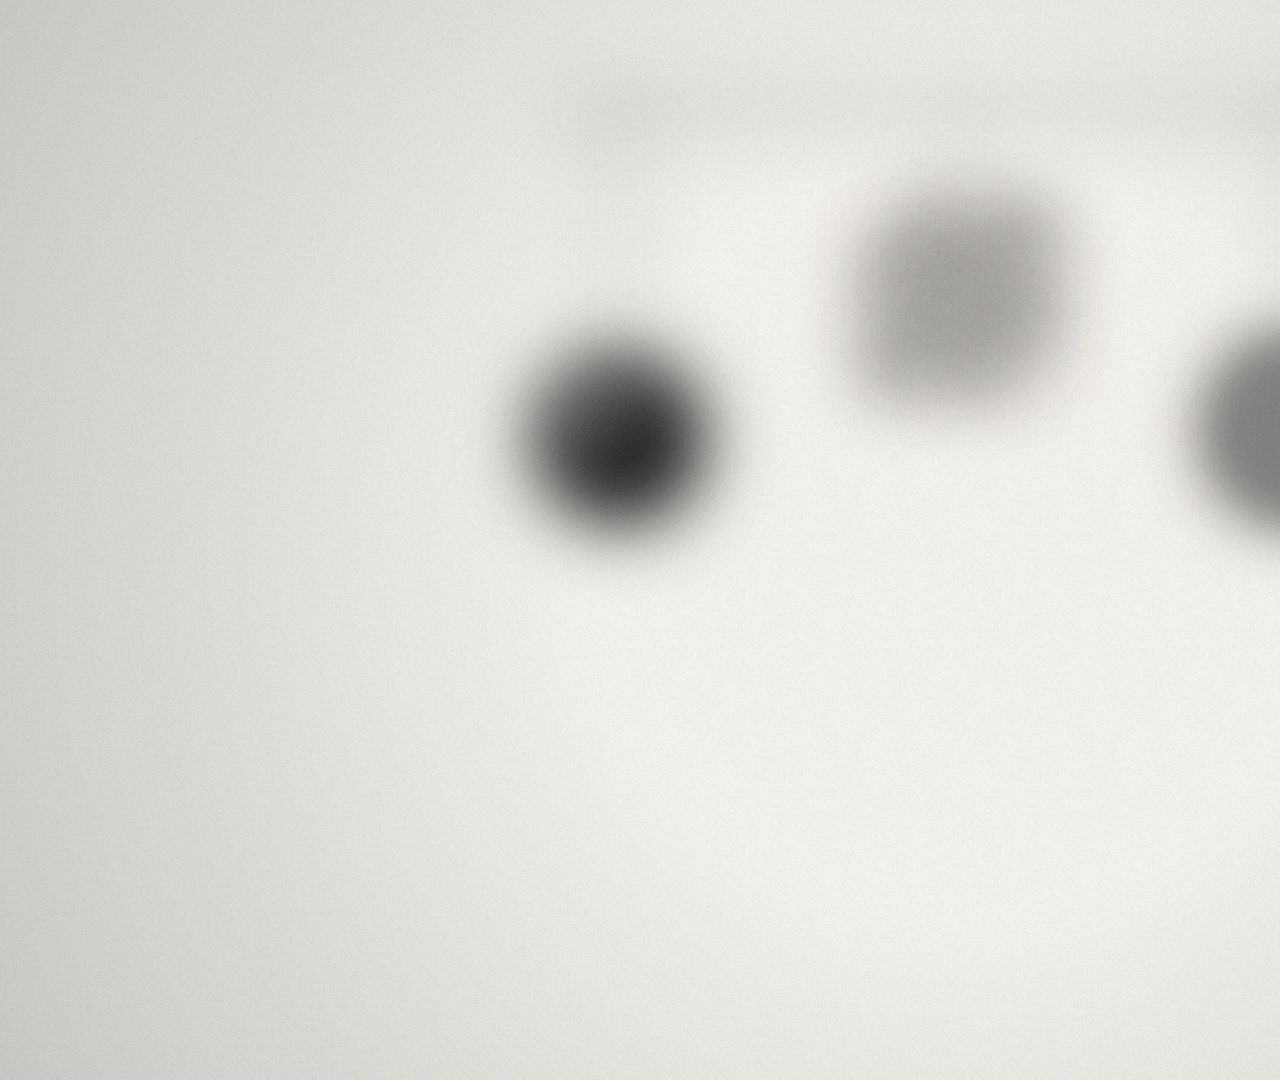
<file: films/crayon-60s/comp.html>
<!DOCTYPE html>
<!-- Built with onetake (github.com/feitangyuan/onetake · PolyForm Noncommercial 1.0.0). -->
<html lang="zh">
<head>
<meta charset="utf-8">
<title>Crayon · 60s</title>
<style>
html,body{margin:0;width:1920px;height:1080px;overflow:hidden;background:#000}
#cv{position:absolute;left:0;top:0;width:1920px;height:1080px}
#hud{position:absolute;right:14px;bottom:10px;font:13px monospace;color:#f33;display:none}
</style>
</head>
<body>
<canvas id="cv"></canvas>
<div id="hud"></div>
<script src="motion.js"></script>
<script>
// ════════════════════════════════════════════════════════════════════════════════════════════════
// CONCEPT — 一支蜡笔画出世界. A child's crayon is the cause of every colour in the film. A baby's world is black and
// white until one red dot; the crayon draws a balloon, a sun and a blue line; the camera dives into the line and it is
// water; ink drops bloom in it; the water rises into a wave and the camera rides the crest up into the sky, where the
// drawn balloon is now real. It bursts into paint, and on every hit the paint is seen through another era's colour.
// The vortex collapses to a point and opens on pastel silk, where an older hand draws with the same crayon, worn short.
// The line gathers into a point of light, the light goes through a prism, and the spectrum is a crayon rainbow on the
// child's page. No words anywhere.
//
//  t            beat                      what carries into the next beat
//  0.0–4.6      baby vision: B/W mobile, focus pulls; 3.0 one red dot; push into it       the red dot
//  4.6–10.0     pull back: the dot is the crayon's first mark; balloon · sun · waves        the blue line
//  10.0–11.0    dive into the blue line until it is water                                   the blue
//  11.0–21.0    flowing water; 15–19.5 ink drops fall and bloom on the beat                  the water
//  21.0–22.6    the water rises into a wave; the camera rides the crest up                  the crest → sky
//  22.6–30.0    sky; the balloon rises; push in; 29.3–30.0 dead still                        the balloon
//  30.0–42.0    POP — paint; every hit is another era's colour; 38–42 one vortex            the paint
//  42.0–51.8    iris opens on pastel silk; an older hand, the same crayon worn short        the line
//  51.8–57.0    the line gathers into light; light → prism → 55.0 spectrum                  the spectrum
//  57.0–60.0    the spectrum is the crayon rainbow on the child's page; pull back; still
// ════════════════════════════════════════════════════════════════════════════════════════════════
const W=1920, H=1080, DUR=60;
window.__meta={dur:DUR,fps:30,w:W,h:H,
  cuts:[22.0,30.0,31.5,32.5,33.5,34.25,35.0,35.5,36.0,36.25,36.5,36.75,37.0,37.25,37.5,37.75,38.0,42.0],
  inFrame:{dot:[3.1,4.0],balloon:[24.2,30.0,'whole'],prism:[54.0,56.9,'whole']}};
const {clamp,lerp,seg,sstep,ssstep,spring,ring,rng,ease}=OM;
const HITS=[[3.0,3,10],[22.0,16,6],[30.0,26,5],[31.5,10,9],[32.5,10,9],[33.5,12,9],[34.25,8,10],[35.0,8,10],[35.5,8,10],
  [36.0,6,12],[36.5,6,12],[37.0,6,12],[37.5,6,12],[38.0,14,7],[40.0,18,6],[42.0,10,8],[55.0,14,5]];

// ───────────────────────────── canvas ─────────────────────────────
const DPR=window.devicePixelRatio||1;
const cv=document.getElementById('cv'); cv.width=W*DPR; cv.height=H*DPR;
const g=cv.getContext('2d');
const setM=m=>g.setTransform(m[0]*DPR,m[1]*DPR,m[2]*DPR,m[3]*DPR,m[4]*DPR,m[5]*DPR);
const scr=()=>g.setTransform(DPR,0,0,DPR,0,0);
const mul=(A,B)=>[A[0]*B[0]+A[2]*B[1],A[1]*B[0]+A[3]*B[1],A[0]*B[2]+A[2]*B[3],A[1]*B[2]+A[3]*B[3],A[0]*B[4]+A[2]*B[5]+A[4],A[1]*B[4]+A[3]*B[5]+A[5]];
const proj=(M,x,y)=>[M[0]*x+M[2]*y+M[4],M[1]*x+M[3]*y+M[5]];
// world point (cx,cy) at screen centre, zoom z, rotation r
const camM=(cx,cy,z,r=0,sx=0,sy=0)=>{const c=Math.cos(r)*z,s=Math.sin(r)*z;return [c,s,-s,c,W/2+sx-(c*cx-s*cy),H/2+sy-(s*cx+c*cy)];};

// ───────────────────────────── colour ─────────────────────────────
const hex=h=>[parseInt(h.slice(1,3),16),parseInt(h.slice(3,5),16),parseInt(h.slice(5,7),16)];
const mixc=(a,b,k)=>[a[0]+(b[0]-a[0])*k,a[1]+(b[1]-a[1])*k,a[2]+(b[2]-a[2])*k];
const css=(c,a=1)=>`rgba(${c[0]|0},${c[1]|0},${c[2]|0},${a})`;
function ramp(v,S){ if(v<=S[0][0]) return S[0][1]; for(let i=1;i<S.length;i++){ if(v<=S[i][0]){ const k=(v-S[i-1][0])/(S[i][0]-S[i-1][0]); return mixc(S[i-1][1],S[i][1],k*k*(3-2*k)); } } return S[S.length-1][1]; }
const rampOf=(hs)=>hs.map((h,i)=>[i/(hs.length-1),hex(h)]);
const rampMix=(A,B,k)=>A.map((s,i)=>[s[0],mixc(s[1],B[i][1],k)]);
function hsl(h,s,l){ h=((h%1)+1)%1; const f=n=>{const k=(n+h*12)%12,a=s*Math.min(l,1-l);return l-a*Math.max(-1,Math.min(k-3,9-k,1));}; return [f(0)*255,f(8)*255,f(4)*255]; }

// ───────────────────────────── noise (deterministic) ─────────────────────────────
function h3(x,y,z){ let h=Math.imul(x,0x27d4eb2d)^Math.imul(y,0x165667b1)^Math.imul(z,0x2f6b0e4d); h=Math.imul(h^(h>>>15),0x85ebca6b); h^=h>>>13; h=Math.imul(h,0xc2b2ae35); h^=h>>>16; return (h>>>0)/4294967296; }
function vn(x,y,z){ const X=Math.floor(x),Y=Math.floor(y),Z=Math.floor(z); let fx=x-X,fy=y-Y,fz=z-Z;
  fx=fx*fx*fx*(fx*(fx*6-15)+10); fy=fy*fy*fy*(fy*(fy*6-15)+10); fz=fz*fz*(3-2*fz);
  const a=h3(X,Y,Z),b=h3(X+1,Y,Z),c=h3(X,Y+1,Z),d=h3(X+1,Y+1,Z),e=h3(X,Y,Z+1),f=h3(X+1,Y,Z+1),p=h3(X,Y+1,Z+1),q=h3(X+1,Y+1,Z+1);
  const l0=a+(b-a)*fx,l1=c+(d-c)*fx,l2=e+(f-e)*fx,l3=p+(q-p)*fx, m0=l0+(l1-l0)*fy, m1=l2+(l3-l2)*fy; return m0+(m1-m0)*fz; }
function fbm(x,y,z,o){ let s=0,a=0.5,f=1,n=0; for(let i=0;i<o;i++){ s+=a*vn(x*f+i*17.3,y*f-i*9.1,z*f); n+=a; a*=0.5; f*=2.03; } return s/n; }
const h1=i=>h3(i,i*7+3,11);

// clocks: ∫ speed dt, integrated once at 240 Hz, sampled — so a field can slow to a dead stop and seek stays pure
function clock(speed,t0=0,t1=DUR){ const dt=1/240,N=Math.ceil((t1-t0)/dt)+2,T=new Float64Array(N); for(let i=1;i<N;i++) T[i]=T[i-1]+speed(t0+(i-0.5)*dt)*dt;
  return t=>{ const x=clamp((t-t0)/dt,0,N-1.001),i=Math.floor(x); return T[i]+(T[i+1]-T[i])*(x-i); }; }
const tauW=clock(t=>0.22+0.35*sstep(13.8,15.2,t)+0.45*sstep(19.6,21.2,t));
const tauS=clock(t=>0.16*(1-sstep(28.3,29.3,t)));
const tauP=clock(t=>0.13*(1-sstep(49.8,50.6,t)));

// low-res field buffers
function low(w,h){ const c=document.createElement('canvas'); c.width=w; c.height=h; const x=c.getContext('2d'); return {c,x,img:x.createImageData(w,h),w,h}; }
const LW=low(400,225), LS=low(320,180), LP=low(320,180), LB=low(480,270);
function blitLow(L,m,alpha=1){ L.x.putImageData(L.img,0,0); if(m) setM(m); else scr(); g.imageSmoothingEnabled=true; g.imageSmoothingQuality='high'; g.globalAlpha=alpha; g.drawImage(L.c,0,0,W,H); g.globalAlpha=1; }

// fixed grain (in device px) — stops gradients banding in 8-bit, and never moves
const GRAIN=(()=>{ const c=document.createElement('canvas'); c.width=c.height=256; const x=c.getContext('2d'), im=x.createImageData(256,256), r=rng(77);
  for(let i=0;i<256*256;i++){ const v=r()<0.5?0:255; im.data[i*4]=im.data[i*4+1]=im.data[i*4+2]=v; im.data[i*4+3]=Math.floor(r()*9); } x.putImageData(im,0,0); return c; })();
// paper tooth: specks and fibres, tiled in world space
const PAPER=(()=>{ const c=document.createElement('canvas'); c.width=c.height=512; const x=c.getContext('2d'), r=rng(5);
  for(let i=0;i<9000;i++){ x.fillStyle=r()<0.5?'rgba(120,100,70,.06)':'rgba(255,255,255,.35)'; x.fillRect(r()*512,r()*512,1+r()*1.6,1+r()*1.6); }
  x.lineWidth=0.6; for(let i=0;i<160;i++){ x.strokeStyle='rgba(140,120,90,.07)'; x.beginPath(); const a=r()*6.28,px=r()*512,py=r()*512,l=8+r()*26; x.moveTo(px,py); x.quadraticCurveTo(px+Math.cos(a+.5)*l*.5,py+Math.sin(a+.5)*l*.5,px+Math.cos(a)*l,py+Math.sin(a)*l); x.stroke(); }
  return c; })();
let PAPERPAT=null, GRAINPAT=null, HALFTONE=null;
function grain(a=1){ scr(); g.setTransform(1,0,0,1,0,0); g.globalAlpha=a; g.fillStyle=GRAINPAT; g.fillRect(0,0,cv.width,cv.height); g.globalAlpha=1; scr(); }
function vignette(a=0.35,col='0,0,0'){ scr(); const r=g.createRadialGradient(W/2,H/2,H*0.35,W/2,H/2,H*1.05); r.addColorStop(0,`rgba(${col},0)`); r.addColorStop(1,`rgba(${col},${a})`); g.fillStyle=r; g.fillRect(0,0,W,H); }

// ───────────────────────────── crayon strokes ─────────────────────────────
// a path is points every ~3 px with normals; drawn as hair lines across the width that skip where the paper tooth
// catches (飞白), coloured along its length.
function mkPath(fn,n,colors){ const P=[]; for(let i=0;i<=n;i++){ const [x,y]=fn(i/n); P.push({x,y}); }
  for(let i=0;i<=n;i++){ const a=P[Math.max(0,i-1)],b=P[Math.min(n,i+1)],dx=b.x-a.x,dy=b.y-a.y,l=Math.hypot(dx,dy)||1; P[i].nx=-dy/l; P[i].ny=dx/l; }
  return {P,n,colors:colors.map(hex)}; }
const pathCol=(p,u)=>{ const C=p.colors; if(C.length===1) return C[0]; const x=clamp(u)*(C.length-1),i=Math.min(C.length-2,Math.floor(x)); return mixc(C[i],C[i+1],x-i); };
const pathAt=(p,u)=>{ const x=clamp(u)*p.n,i=Math.min(p.n-1,Math.floor(x)),k=x-i,a=p.P[i],b=p.P[i+1]; return [lerp(a.x,b.x,k),lerp(a.y,b.y,k)]; };
function crayon(p,u0,u1,w,seed=1,alpha=1){
  if(u1<=u0) return; const HAIR=11, i0=Math.floor(clamp(u0)*p.n), i1=Math.min(p.n,Math.ceil(clamp(u1)*p.n)), CH=6;
  g.lineCap='round'; g.lineJoin='round';
  for(let c=i0;c<i1;c+=CH){ const e=Math.min(i1,c+CH), col=pathCol(p,(c+CH/2)/p.n);
    for(let h=0;h<HAIR;h++){ const o=(h/(HAIR-1)-0.5), off=o*w, edge=Math.abs(o)*2;
      g.strokeStyle=css(mixc(col,[0,0,0],0.08*h1(h+seed)),alpha*(0.5+0.35*(1-edge))); g.lineWidth=w/HAIR*1.9; g.beginPath(); let down=false;
      for(let i=c;i<=e;i++){ const q=p.P[i]; const skip=h3(h*31+seed,i>>1,seed)<0.1+0.3*edge*edge; const x=q.x+q.nx*off, y=q.y+q.ny*off;
        if(skip){ down=false; continue; } if(!down){ g.moveTo(x,y); down=true; } else g.lineTo(x,y); }
      g.stroke(); } }
  g.globalAlpha=1; }

// the child's page (world = 1920×1080 paper)
const BAL={x:820,y:400,rx:108,ry:128};
const P_BAL=mkPath(u=>{ const a=u*Math.PI*2*1.12, w=1+0.035*Math.sin(5*a)+0.02*u; return [BAL.x+Math.cos(a)*BAL.rx*w, BAL.y-Math.sin(a)*BAL.ry*w]; },420,['#e8202c','#f0303a','#d9162a']);
const P_STR=mkPath(u=>[BAL.x-4+Math.sin(u*Math.PI*3.2)*18*(1-u*0.3)-u*20, BAL.y+BAL.ry+6+u*300],160,['#c81a2a']);
const SUN={x:1440,y:250};
const P_SUN=mkPath(u=>{ const a=u*Math.PI*2*5.2, r=14+62*Math.pow(u,0.7)+6*Math.sin(a*3); return [SUN.x+Math.cos(a)*r, SUN.y+Math.sin(a)*r*0.92]; },520,['#ffd21a','#ffb21a','#ff8a1e','#ff6a1e']);
const waveY=x=>860+26*Math.sin(2*Math.PI*x/190);
const P_WAV=mkPath(u=>{ const x=220+u*1480; return [x,waveY(x)]; },600,['#1f5fe0','#1d7bea','#1aa0e0','#19b9cf']);
const P_RB=[...Array(7)].map((_,i)=>mkPath(u=>{ const a=Math.PI+u*Math.PI, r=240-i*14; return [1350+Math.cos(a)*r, 720+Math.sin(a)*r*0.9]; },220,
  [['#e8202c'],['#ff7a1a'],['#ffd21a'],['#2fbf4a'],['#1d7bea'],['#3f3fd6'],['#8a3fd6']][i]));
// drawing windows
const D_BAL=[5.5,6.6], D_STR=[6.62,7.0], D_SUN=[7.15,7.9], D_WAV=[8.25,9.95];
const kBal=t=>ease.sineInOut(seg(t,...D_BAL)), kStr=t=>seg(t,...D_STR), kSun=t=>ease.smooth(seg(t,...D_SUN)), kWav=t=>ease.sineInOut(seg(t,...D_WAV));
const dotW=[BAL.x+BAL.rx, BAL.y];      // the first red dot is where the balloon stroke starts
function page(t,full){ // paper + everything drawn by t (full = the finished page)
  g.fillStyle='#f7f2e8'; g.fillRect(-4000,-4000,9920,9080); g.fillStyle=PAPERPAT; g.fillRect(-4000,-4000,9920,9080);
  const f=u=>full?1:u;
  crayon(P_BAL,0,f(kBal(t)),15,3); crayon(P_STR,0,f(kStr(t)),7,4); crayon(P_SUN,0,f(kSun(t)),11,5); crayon(P_WAV,0,f(kWav(t)),15,6);
  g.fillStyle='#e8202c'; g.beginPath(); g.arc(dotW[0],dotW[1],full?0:9,0,7); g.fill();
}

// ───────────────────────────── the hand ─────────────────────────────
function blobE(x,y,rx,ry,rot,fill){ g.beginPath(); g.ellipse(x,y,rx,ry,rot,0,Math.PI*2); g.fillStyle=fill; g.fill(); }
function drawHand(x,y,{kind='child',col=[232,32,44],lift=0,sc=1,ang=-0.9}={}){
  const elder=kind==='elder', L=elder?78:190;
  const skin=elder?'#e3bc9e':'#f4c9a8', skin2=elder?'#cf9f80':'#e9aa86';
  g.save(); g.translate(x,y); g.rotate(ang); g.scale(sc*(1+lift*0.06),sc*(1+lift*0.06));
  // shadow on the paper grows with the lift
  g.save(); g.translate(16+lift*40,26+lift*50); g.globalAlpha=0.13*(1-lift*0.4); g.filter=`blur(${(10+lift*14)*sc}px)`;
  blobE(110,44,70,58,0.2,'#000'); g.fillStyle='#000'; g.fillRect(20,-12,L,24); g.fillRect(150,-10,900,120); g.restore(); g.filter='none'; g.globalAlpha=1;
  // sleeve
  g.save(); g.translate(170,40); g.rotate(-0.22);
  if(elder){ g.fillStyle='#cdbfa8'; g.beginPath(); g.roundRect(0,-58,900,150,44); g.fill(); g.strokeStyle='rgba(120,100,80,.25)'; g.lineWidth=3; for(let i=0;i<50;i++){ g.beginPath(); g.moveTo(14+i*16,-54); g.lineTo(14+i*16,88); g.stroke(); } }
  else { g.fillStyle='#ffffff'; g.beginPath(); g.roundRect(0,-58,900,150,44); g.fill(); g.save(); g.clip(); for(let i=0;i<26;i++){ g.fillStyle=i%2?'#ffd21a':'#2f6fe0'; g.fillRect(24+i*34,-70,17,180); } g.restore(); }
  g.restore();
  // palm
  { const rg=g.createRadialGradient(90,20,10,110,44,90); rg.addColorStop(0,skin); rg.addColorStop(1,skin2); blobE(112,44,elder?66:70,elder?52:58,0.2,rg); }
  // crayon
  const cd=mixc(col,[0,0,0],0.25), cl=mixc(col,[255,255,255],0.25);
  g.fillStyle=css(cd); g.beginPath(); g.moveTo(0,0); g.lineTo(26,-11); g.lineTo(26,11); g.closePath(); g.fill();
  const lg=g.createLinearGradient(0,-12,0,12); lg.addColorStop(0,css(cl)); lg.addColorStop(0.5,css(col)); lg.addColorStop(1,css(cd));
  g.fillStyle=lg; g.beginPath(); g.roundRect(24,-12,L-24,24,[2,6,6,2]); g.fill();
  if(!elder){ g.fillStyle=css(mixc(col,[255,255,255],0.55)); g.fillRect(52,-12,L-66,24); g.fillStyle=css(cd,0.8); g.fillRect(60,-12,4,24); g.fillRect(L-24,-12,4,24); }
  else { g.fillStyle=css(mixc(col,[255,255,255],0.4)); g.fillRect(44,-12,L-50,24); }
  // fingers over the crayon, thumb
  const fg=g.createLinearGradient(40,-40,40,10); fg.addColorStop(0,skin); fg.addColorStop(1,skin2);
  blobE(64,-16,21,17,0.1,fg); blobE(90,-22,22,18,0.1,fg); blobE(116,-18,21,17,0.15,fg);
  if(elder){ g.strokeStyle='rgba(120,80,60,.35)'; g.lineWidth=2; for(const [fx,fy] of [[64,-16],[90,-22],[116,-18]]){ g.beginPath(); g.arc(fx,fy+4,9,3.6,5.8); g.stroke(); } }
  blobE(72,20,30,15,-0.35,skin);
  g.restore();
}

// ───────────────────────────── S1 · baby vision ─────────────────────────────
function s1(t){
  scr(); g.fillStyle='#f3f1ec'; g.fillRect(0,0,W,H);
  const zin=ease.expoIn(seg(t,4.0,4.6)), Z=Math.exp(Math.log(62)*zin);
  const blur=36*(1-ssstep(0.6,2.7,t)), sway=sstep(0.6,1.4,t);
  const m=[Z,0,0,Z,960-960*Z,540-540*Z]; setM(m);
  g.filter=blur>0.3?`blur(${blur.toFixed(1)}px)`:'none';
  g.strokeStyle='#161616'; g.lineWidth=4; g.beginPath(); g.moveTo(560,110); g.lineTo(1360,110); g.stroke();
  const items=[[620,440,0],[960,300,1],[1300,430,2]];
  items.forEach(([x,y,k],i)=>{ const a=sway*0.05*Math.sin(1.3*t+i*1.7), px=x+Math.sin(a)*(y-110), py=110+Math.cos(a)*(y-110);
    g.lineWidth=2.5; g.beginPath(); g.moveTo(x,110); g.lineTo(px,py-(k===1?80:85)); g.stroke();
    g.save(); g.translate(px,py); g.rotate(a);
    if(k===0){ g.fillStyle='#111'; g.beginPath(); g.arc(0,0,85,0,7); g.fill(); g.fillStyle='#f3f1ec'; g.beginPath(); g.arc(-22,-24,22,0,7); g.fill(); }
    if(k===1){ const sx=Math.cos(sway*0.9*Math.sin(0.8*t)); g.scale(Math.max(0.15,Math.abs(sx)),1); for(let r=0;r<4;r++)for(let c=0;c<4;c++){ g.fillStyle=(r+c)%2?'#111':'#f3f1ec'; g.fillRect(-80+c*40,-80+r*40,40,40);} g.strokeStyle='#111'; g.lineWidth=4; g.strokeRect(-80,-80,160,160); }
    if(k===2){ for(let r=85;r>0;r-=17){ g.fillStyle=(r/17)%2?'#111':'#f3f1ec'; g.beginPath(); g.arc(0,0,r,0,7); g.fill(); } }
    g.restore(); });
  g.filter='none';
  // the first colour
  const d=t<3.0?0:spring(t-3.0,0.45,16), im=OM.impact(t,3.0,{decay:6,omega:20,sqx:0.18,sqy:0.2});
  if(d>0){ g.fillStyle='#e8202c'; g.beginPath(); g.ellipse(960,540,22*d*im.sx,22*d*im.sy,0,0,7); g.fill(); }
  const warm=sstep(3.0,4.2,t)*0.12; if(warm>0){ scr(); g.fillStyle=`rgba(255,120,90,${warm})`; g.fillRect(0,0,W,H); }
  vignette(0.18);
}
// the fill that reaches the frame as the push lands
function s1track(t){ const Z=Math.exp(Math.log(62)*ease.expoIn(seg(t,4.0,4.6))), r=22*Z*(t<3?0:spring(t-3,0.45,16)); return {x:960-r,y:540-r,w:2*r,h:2*r}; }

// ───────────────────────────── S2 · the page ─────────────────────────────
const CAM2=[
  {t:4.6,x:dotW[0],y:dotW[1],zoom:1280/9},
  {t:5.55,x:dotW[0]-40,y:dotW[1]+20,zoom:1.75,curve:ease.expoOut},
  {t:6.6,x:BAL.x+10,y:BAL.y+70,zoom:1.6,curve:ease.sineInOut},
  {t:7.0,x:1060,y:420,zoom:1.35,curve:ease.sineInOut},
  {t:7.25,x:SUN.x-40,y:SUN.y+60,zoom:1.7,curve:ease.expoInOut},
  {t:7.95,x:SUN.x-20,y:SUN.y+40,zoom:1.85,curve:ease.sineInOut},
  {t:8.3,x:520,y:760,zoom:1.5,curve:ease.expoInOut},
  {t:9.95,x:1440,y:790,zoom:1.35,curve:ease.sineInOut},
];
const DIVE=[1490, waveY(1490)];
function cam2(t){ const c=OM.camera(t,CAM2); let x=c.x,y=c.y,z=c.zoom;
  if(t>9.95){ const k=ease.expoIn(seg(t,9.95,11.0)), ke=ease.sineInOut(seg(t,9.95,10.7)); z=Math.exp(lerp(Math.log(1.35),Math.log(90),k)); x=lerp(1440,DIVE[0],ke); y=lerp(790,DIVE[1],ke); }
  const e=sstep(5.3,5.8,t)*(1-sstep(9.6,10.0,t))*3.2; x+=e*(Math.sin(1.7*t)+0.6*Math.sin(2.9*t+1))/z; y+=e*(Math.sin(1.3*t+2)+0.5*Math.sin(3.3*t))/z;
  return {x,y,z}; }
// hand: on the path while drawing, lifted and travelling between
function tip2(t){
  const W_=[[D_BAL,P_BAL,kBal],[D_STR,P_STR,kStr],[D_SUN,P_SUN,kSun],[D_WAV,P_WAV,kWav]];
  if(t<D_BAL[0]) return {x:dotW[0],y:dotW[1],lift:0,col:hex('#e8202c')};
  for(let i=0;i<W_.length;i++){ const [w,p,k]=W_[i]; if(t<=w[1]){ const [x,y]=pathAt(p,k(t)); return {x,y,lift:0,col:pathCol(p,k(t))}; }
    const nx=W_[i+1]; if(!nx) break; if(t<nx[0][0]){ const a=pathAt(p,1), b=pathAt(nx[1],0), u=ssstep(w[1],nx[0][0],t); return {x:lerp(a[0],b[0],u),y:lerp(a[1],b[1],u)-Math.sin(u*Math.PI)*60,lift:Math.sin(u*Math.PI),col:mixc(pathCol(p,1),pathCol(nx[1],0),u)}; } }
  const e=pathAt(P_WAV,1), u=ssstep(9.95,10.6,t); return {x:e[0]+u*700,y:e[1]+u*500,lift:u,col:pathCol(P_WAV,1)};
}
function s2(t){
  const c=cam2(t), sh=shakeAt(t), M=camM(c.x,c.y,c.z,sh.rot,sh.x,sh.y); setM(M);
  page(t,false);
  if(t<5.5){ g.fillStyle='#e8202c'; g.beginPath(); g.arc(dotW[0],dotW[1],9,0,7); g.fill(); }
  const h=tip2(t); if(t<10.6) drawHand(h.x,h.y,{col:h.col,lift:h.lift,sc:0.95});
  scr(); vignette(0.16,'60,40,20');
}

// ───────────────────────────── S3 · water ─────────────────────────────
const WATER_A=rampOf(['#06205e','#0d49b8','#1f86e0','#5cc8f0','#d8f6ff']);
const WATER_B=rampOf(['#170a4a','#3a22b8','#8a3ee0','#f06ac8','#ffe0f4']);
const INKS=[[15.0,.30,.46,'#ff2d87'],[16.0,.64,.36,'#ffc21a'],[17.0,.46,.64,'#ff5a1a'],[18.0,.74,.56,'#7a3cff'],[19.0,.22,.32,'#00e8b0'],[19.5,.56,.50,'#ff2b3b']].map(([t0,u,v,c])=>({t0,u,v,c:hex(c)}));
function waterField(t){
  const L=LW, d=L.img.data, tw=tauW(t), mk=ssstep(12.5,20.5,t), S=rampMix(WATER_A,WATER_B,mk*0.85), bright=0.15*sstep(19.6,21.0,t);
  const inks=INKS.filter(k=>t>k.t0).map(k=>{ const tau=t-k.t0; return {...k, uu:k.u-0.19*(tw-tauW(k.t0)), R:0.03+0.2*(1-Math.exp(-1.6*tau)), a:Math.min(1,tau*5)*(1-0.35*sstep(1.5,4,tau))}; });
  for(let j=0;j<L.h;j++){ const v=j/L.h; for(let i=0;i<L.w;i++){ const u=i/L.w, x=u*3.2, y=v*1.8;
    const q1=fbm(x+tw*0.35,y,tw*0.12,2), q2=fbm(x+5.2,y+1.3-tw*0.1,tw*0.1,2);
    const n=fbm(x+1.7*q1+tw*0.6,y+1.7*q2,tw*0.15+3,3);
    const band=Math.pow(1-Math.abs(2*((n*3.4+q1)%1)-1),3), glint=Math.pow(1-Math.abs(2*((n*7.1+q2*2)%1)-1),12);
    let c=ramp(clamp((n-0.28)*1.9),S); c=mixc(c,[255,255,255],band*0.16+glint*0.35+bright);
    for(const k of inks){ const du=(u-k.uu)*1.78+(q1-0.5)*k.R*1.6, dv=v-k.v+(q2-0.5)*k.R*1.6, r2=(du*du+dv*dv)/(k.R*k.R); if(r2<4){
      const fil=sstep(0.3,0.62,fbm(x*2.2+k.t0,y*2.2-tw*0.3,k.t0+tw*0.2,3)+0.45*(1-r2/4)), w=Math.exp(-r2*1.2)*fil*k.a;
      if(w>0.002){ const edge=Math.exp(-Math.pow((r2-1.1)*2.2,2))*0.25; c=mixc(c,mixc(k.c,[255,255,255],glint*0.4),Math.min(1,w*1.4)); c=mixc(c,mixc(k.c,[0,0,0],0.35),edge*k.a); } } }
    const o=(j*L.w+i)*4; d[o]=c[0]; d[o+1]=c[1]; d[o+2]=c[2]; d[o+3]=255; } }
}
function drops(t){
  for(const k of INKS){ const a=t-k.t0; if(a<-0.4||a>1.4) continue; const x=(k.u-0.19*(tauW(t)-tauW(k.t0)))*W, y=k.v*H;
    if(a<0){ const u=ease.expoIn(seg(a,-0.4,0)), r=lerp(90,11,u); g.globalAlpha=0.35+0.65*u; const rg=g.createRadialGradient(x-r*.35,y-r*.35,r*.1,x,y,r); rg.addColorStop(0,css(mixc(k.c,[255,255,255],0.6))); rg.addColorStop(1,css(k.c)); g.fillStyle=rg; g.filter=`blur(${(1-u)*14}px)`; g.beginPath(); g.arc(x,y,r,0,7); g.fill(); g.filter='none'; g.globalAlpha=1; }
    else { const R=OM.ripple(t,k.t0,{n:3,stagger:0.12,dur:1.2,rMax:520}); R.r.forEach((r,i)=>{ if(r<=1) return; g.strokeStyle=`rgba(255,255,255,${0.45*(1-r/520)})`; g.lineWidth=3-i*0.6; g.beginPath(); g.ellipse(x,y,r,r*0.62,0,0,7); g.stroke(); }); } }
}
function crestY(x,t,oy){ const xc=lerp(2400,-480,ease.sineInOut(seg(t,21.0,23.0))), A=260*sstep(20.6,21.4,t); return oy-30-A*Math.exp(-Math.pow((x-xc)/380,2))-18*Math.sin(x/150+t*5); }
function s3(t){
  waterField(t);
  const oy=1180*ease.expoInOut(seg(t,21.0,22.4)), sh=shakeAt(t);
  if(oy>1){ skyField(t); blitLow(LS,[1,0,0,1,sh.x,oy-1180+sh.y]); }
  scr(); g.save(); g.translate(sh.x,sh.y);
  if(oy>1){ g.beginPath(); g.moveTo(-20,H+20); for(let x=-20;x<=W+20;x+=20) g.lineTo(x,crestY(x,t,oy)); g.lineTo(W+20,H+20); g.closePath(); g.clip(); }
  g.imageSmoothingQuality='high'; LW.x.putImageData(LW.img,0,0); g.drawImage(LW.c,0,oy>1?oy-340:0,W,oy>1?H+340:H);
  g.restore();
  if(oy>1){ scr(); g.save(); g.translate(sh.x,sh.y); g.strokeStyle='rgba(255,255,255,.85)'; g.lineWidth=22; g.filter='blur(9px)'; g.beginPath(); for(let x=-20;x<=W+20;x+=20){ const y=crestY(x,t,oy); x<0?g.moveTo(x,y):g.lineTo(x,y);} g.stroke(); g.filter='none';
    const xc=lerp(2400,-480,ease.sineInOut(seg(t,21.0,23.0))), yc=crestY(xc,t,oy), mist=g.createRadialGradient(xc,yc,10,xc,yc,420); mist.addColorStop(0,'rgba(255,255,255,.75)'); mist.addColorStop(1,'rgba(255,255,255,0)'); g.fillStyle=mist; g.fillRect(xc-420,yc-420,840,840); g.restore(); }
  scr(); g.save(); g.translate(sh.x,sh.y+oy); drops(t); g.restore();
  vignette(0.3,'0,10,40');
}

// ───────────────────────────── S4 · sky ─────────────────────────────
const SKY_A=[[0,hex('#0f3fb8')],[0.55,hex('#3d86e8')],[1,hex('#b8e2fb')]], SKY_B=[[0,hex('#1a2c9e')],[0.55,hex('#4b78e6')],[1,hex('#f3d6e8')]];
function skyField(t,frozen){
  const L=LS, d=L.img.data, ts=tauS(t), S=rampMix(SKY_A,SKY_B,0.55*sstep(24,29.5,t));
  for(let j=0;j<L.h;j++){ const v=j/L.h, base=ramp(v,S); for(let i=0;i<L.w;i++){ const u=i/L.w, x=u*2.6, y=v*1.5;
    const w=fbm(x*0.7+ts*0.3,y*0.9,ts*0.2+9,2), cl=fbm(x+ts+0.8*w,y*1.6+0.4*w,ts*0.25,4), den=sstep(0.5,0.78,cl+0.18*v);
    const shade=sstep(0.55,0.85,fbm(x+ts+0.8*w,y*1.6+0.4*w-0.04,ts*0.25,2));
    const c=mixc(base,mixc([255,255,255],[190,205,235],0.55*(1-shade)),den*0.92), o=(j*L.w+i)*4; d[o]=c[0]; d[o+1]=c[1]; d[o+2]=c[2]; d[o+3]=255; } }
}
// leaves blow through the sky and age on the way: green → gold → red
const LEAFR=rampOf(['#4f9e3a','#9cc43a','#e8c22a','#f29a1c','#e0552a','#a8242a']);
const LEAVES=(()=>{ const r=rng(33), L=[]; for(let i=0;i<18;i++){ const d=0.55+r()*1.9; L.push({ts:22.7+r()*2.9,d,x0:-200-r()*200,y0:-100+r()*900,vx:(820+r()*400)*(0.6+0.4*d),vy:(120+r()*220)*d,rot:r()*6.3,spin:(r()-0.5)*6,flip:1.5+r()*3,ph:r()*6.3,off:r()*0.25}); } return L.sort((a,b)=>a.d-b.d); })();
function drawLeaf(x,y,s,rot,flip,col){
  g.save(); g.translate(x,y); g.rotate(rot); g.scale(s*Math.max(0.12,Math.abs(flip)),s);
  const dk=mixc(col,[40,20,0],0.35), lt=mixc(col,[255,255,220],0.25);
  const lg=g.createLinearGradient(0,-60,0,60); lg.addColorStop(0,css(lt)); lg.addColorStop(1,css(dk));
  g.fillStyle=lg; g.beginPath(); g.moveTo(0,-62); g.bezierCurveTo(40,-40,44,24,0,62); g.bezierCurveTo(-44,24,-40,-40,0,-62); g.fill();
  g.strokeStyle=css(mixc(col,[255,255,230],0.45),0.8); g.lineWidth=2.2; g.beginPath(); g.moveTo(0,-56); g.lineTo(0,76); g.stroke();
  g.lineWidth=1.3; for(let i=-3;i<=3;i++){ if(!i) continue; const yy=i*13; g.beginPath(); g.moveTo(0,yy); g.quadraticCurveTo(12*Math.sign(i),yy-8,24*Math.sign(i)*(1-Math.abs(i)/5),yy-16); g.moveTo(0,yy); g.quadraticCurveTo(-12*Math.sign(i),yy-8,-24*Math.sign(i)*(1-Math.abs(i)/5),yy-16); g.stroke(); }
  g.restore(); }
function leaves(t,near){
  scr(); for(const L of LEAVES){ if((L.d>1.3)!==near) continue; const a=t-L.ts; if(a<0||a>4.6) continue;
    const x=L.x0+L.vx*a+40*Math.sin(2*a+L.ph)*L.d, y=L.y0+L.vy*a+30*Math.sin(3*a+L.ph)*L.d; if(x>W+200) continue;
    const col=ramp(clamp(seg(t,23,28.4)+L.off-0.1),LEAFR), sh=shakeAt(t);
    g.filter=L.d>1.7?`blur(${((L.d-1.7)*10).toFixed(1)}px)`:L.d<0.8?'blur(2px)':'none';
    drawLeaf(x+sh.x,y+sh.y,1.0*L.d,L.rot+L.spin*a,Math.cos(L.flip*a+L.ph),col); g.filter='none'; }
}
function balloonAt(t){ const sway=1-sstep(28.4,29.3,t); return {x:960+54*Math.sin(0.8*t)*sway+18*Math.sin(1.9*t)*sway, y:lerp(1420,560,ssstep(22.8,27.4,t)), rot:0.06*Math.sin(1.1*t)*sway}; }
function camS4(t){ const b=balloonAt(t), k=ease.expoInOut(seg(t,27.4,29.3)), z=Math.exp(Math.log(2.35)*k); return {cx:lerp(960,b.x,k),cy:lerp(540,b.y,k),z}; }
function drawBalloon(b,t){
  g.save(); g.translate(b.x,b.y); g.rotate(b.rot);
  g.strokeStyle='rgba(255,255,255,.8)'; g.lineWidth=2.4; g.beginPath(); g.moveTo(0,138); for(let i=1;i<=30;i++){ const yy=138+i*16; g.lineTo(Math.sin(i*0.5+t*2.4)*9*(i/30)*(1-sstep(28.4,29.3,t)),yy); } g.stroke();
  const rg=g.createRadialGradient(-38,-52,8,0,0,150); rg.addColorStop(0,'#ff8a86'); rg.addColorStop(0.35,'#f0262f'); rg.addColorStop(0.85,'#a80f1c'); rg.addColorStop(1,'#7a0a14');
  g.fillStyle=rg; g.beginPath(); g.moveTo(0,130); g.bezierCurveTo(-78,110,-124,40,-120,-26); g.bezierCurveTo(-116,-100,-62,-138,0,-138); g.bezierCurveTo(62,-138,116,-100,120,-26); g.bezierCurveTo(124,40,78,110,0,130); g.fill();
  g.fillStyle='#b3121f'; g.beginPath(); g.moveTo(-10,140); g.lineTo(10,140); g.lineTo(0,128); g.fill();
  const hl=g.createRadialGradient(-46,-66,2,-46,-66,40); hl.addColorStop(0,'rgba(255,255,255,.85)'); hl.addColorStop(1,'rgba(255,255,255,0)'); g.fillStyle=hl; g.beginPath(); g.ellipse(-46,-66,34,48,-0.5,0,7); g.fill();
  g.restore(); }
function s4(t){
  skyField(t); const c=camS4(t), sh=shakeAt(t), zs=Math.sqrt(c.z), M=camM(lerp(960,c.cx,0.5),lerp(540,c.cy,0.5),zs,0,sh.x,sh.y);
  blitLow(LS,M);
  scr(); const sun=g.createRadialGradient(1600,120,10,1600,120,700); sun.addColorStop(0,'rgba(255,245,220,.55)'); sun.addColorStop(1,'rgba(255,245,220,0)'); g.fillStyle=sun; g.fillRect(0,0,W,H);
  leaves(t,false); setM(camM(c.cx,c.cy,c.z,sh.rot,sh.x,sh.y)); drawBalloon(balloonAt(t),t); leaves(t,true);
  vignette(0.22,'10,20,60');
}

// ───────────────────────────── S5 · paint through the eras ─────────────────────────────
const ERAS=[[30,'sky'],[31.5,'k50'],[32.5,'wc'],[33.5,'n80'],[34.25,'leaf'],[35,'m90'],[35.5,'g00'],[36,'now'],[36.25,'wc'],[36.5,'f70'],[36.75,'leaf'],[37,'n80'],[37.25,'m90'],[37.5,'wc'],[37.75,'g00'],[38,'rainbow']];
const PAL={sky:['#e8202c','#ff5a3c','#c4122b','#ff8a6b'],k50:['#c8102e','#1f8a8a','#e0a526','#6fa8dc','#f4efe2'],f70:['#d9642b','#7a3e1d','#e3a92b','#8a9a3b','#c94f2c'],
  n80:['#ff2a6d','#05d9e8','#7b2cf5','#f9f871','#ff6bd6'],m90:['#ff3c38','#2a5bd7','#ffd23f','#3bceac','#141414'],g00:['#00b4d8','#9ef01a','#48cae4','#d0d4e0','#ff70a6'],
  now:['#b8a1ff','#ffb4a2','#9be7c4','#8ecbff','#ffe29a'],wc:['#e85d75','#f4a259','#5b8e7d','#4a7fc1','#f2cc3d']};
const GLOSS={wc:0,leaf:0,sky:1,k50:0.6,f70:0.25,n80:0.9,m90:0.35,g00:1.4,now:0.8,rainbow:1.1};
const eraAt=t=>{ let e=ERAS[0][1]; for(const [t0,n] of ERAS) if(t>=t0) e=n; return e; };
const BURSTS=[[30.0,960,540,16,1500,40,110],[31.5,560,360,10,1100,30,90],[32.5,1360,720,10,1100,30,90],[33.5,960,540,12,1300,34,100],[34.25,470,720,8,1000,28,80],
  [35.0,1440,360,8,1000,28,80],[35.5,960,300,8,1000,28,80]];
{ const r=rng(21); for(let i=0;i<8;i++) BURSTS.push([36+i*0.25,300+r()*1320,200+r()*680,5,900,22,64]); BURSTS.push([40.0,960,540,18,1700,26,70]); }
const BLOBS=[]; { const r=rng(9); BURSTS.forEach(([tb,x,y,n,v,r0,r1],bi)=>{ for(let i=0;i<n;i++){ const a=i/n*Math.PI*2+r()*0.6; BLOBS.push({tb,x,y,dx:Math.cos(a),dy:Math.sin(a),v:v*(0.55+0.8*r()),r:r0+(r1-r0)*r(),ci:Math.floor(r()*5),hue:r(),life:bi===0?11.5:3.4+r()*1.2,ph:r()*6.28}); } }); }
function blobsAt(t){ const out=[]; const vt=sstep(38,41.9,t), coll=ease.expoIn(seg(t,41.55,42.0));
  for(const b of BLOBS){ const tau=t-b.tb; if(tau<0) continue; const lifeEnd=t>=38?99:b.life; if(tau>lifeEnd) continue;
    const k=2.3, s=b.v*(1-Math.exp(-k*tau))/k; let x=b.x+b.dx*s, y=b.y+b.dy*s; const sp=b.v*Math.exp(-k*tau);
    let r=b.r*spring(tau,0.5,16)*(1+0.25*Math.min(tau,2))*(1+0.06*Math.sin(3*tau+b.ph))*(1-sstep(lifeEnd-0.8,lifeEnd,tau));
    let vx=b.dx*sp, vy=b.dy*sp;
    if(vt>0){ const cx=x-960,cy=y-540,d=Math.hypot(cx,cy)+1, a=vt*vt*(5.5/(0.35+d/700)), pull=1-0.7*vt; const ca=Math.cos(a),sa=Math.sin(a); x=960+(cx*ca-cy*sa)*pull; y=540+(cx*sa+cy*ca)*pull; vx+=-(cy/d)*900*vt; vy+=(cx/d)*900*vt; }
    if(coll>0){ x=lerp(x,960,coll); y=lerp(y,540,coll); r*=1-coll; }
    if(r>0.5) out.push({x,y,r,vx,vy,b}); }
  return out; }
function blobColor(b,era,t){ if(era==='rainbow') return hsl(b.hue+t*0.35,0.9,0.56); const P=PAL[era]; return hex(P[b.ci%P.length]); }
const BMX=new Float32Array(480*270), BMC=new Int32Array(480*270), BF=new Float32Array(480*270), BR=new Float32Array(480*270), BG=new Float32Array(480*270), BB=new Float32Array(480*270);
function paintField(t){
  const L=LB, w=L.w, h=L.h, sc=w/W, era=eraAt(t), gl=GLOSS[era]; BF.fill(0); BR.fill(0); BG.fill(0); BB.fill(0); BMX.fill(0);
  for(const o of blobsAt(t)){ const col=blobColor(o.b,era,t), sp=Math.hypot(o.vx,o.vy), st=1+Math.min(1.2,sp/1600), ux=sp>1?o.vx/sp:1, uy=sp>1?o.vy/sp:0;
    const R=o.r*1.9*sc, Rl=R*st, x0=Math.max(0,Math.floor(o.x*sc-Rl)), x1=Math.min(w-1,Math.ceil(o.x*sc+Rl)), y0=Math.max(0,Math.floor(o.y*sc-Rl)), y1=Math.min(h-1,Math.ceil(o.y*sc+Rl));
    for(let j=y0;j<=y1;j++) for(let i=x0;i<=x1;i++){ const dx=i-o.x*sc, dy=j-o.y*sc, a=(dx*ux+dy*uy)/st, b=(-dx*uy+dy*ux)*Math.sqrt(st), q=(a*a+b*b)/(R*R); if(q>=1) continue;
      const f=(1-q)*(1-q), k=j*w+i, ww=f*f; if(f>BMX[k]){ BMX[k]=f; BMC[k]=(col[0]<<16)|(col[1]<<8)|col[2]; } BF[k]+=f; BR[k]+=col[0]*ww; BG[k]+=col[1]*ww; BB[k]+=col[2]*ww; } }
  const d=L.img.data, TH=0.25, lx=-0.45,ly=-0.62,lz=0.64, hx=lx,hy=ly,hz=lz+1, hn=Math.hypot(hx,hy,hz), mode=era==='m90'?'flat':era==='wc'?'wc':'gloss', ns=era==='g00'?3.6:2.2;
  for(let j=0;j<h;j++) for(let i=0;i<w;i++){ const k=j*w+i, F=BF[k], o=k*4; if(F<TH-0.09){ d[o+3]=0; continue; }
    const s=WSUM[k]||1; let r=BR[k]/s, gg=BG[k]/s, bb=BB[k]/s;
    if(mode==='flat'){ const m=BMC[k]; d[o]=m>>16&255; d[o+1]=m>>8&255; d[o+2]=m&255; d[o+3]=255*sstep(TH-0.012,TH+0.012,F); continue; }
    if(mode==='wc'){ const gr=0.75+0.25*h3(i,j,3), e=Math.exp(-Math.pow((F-TH)/0.07,2)), dk=0.28*e;
      d[o]=r*(1-dk); d[o+1]=gg*(1-dk); d[o+2]=bb*(1-dk); d[o+3]=255*sstep(TH-0.09,TH+0.02,F)*(0.5+0.35*e)*gr; continue; }
    const Fl=BF[k-(i>0?1:0)], Fr=BF[k+(i<w-1?1:0)], Fu=BF[k-(j>0?w:0)], Fd=BF[k+(j<h-1?w:0)];
    let nx=-(Fr-Fl)*ns, ny=-(Fd-Fu)*ns, nz=1; const nl=Math.hypot(nx,ny,nz); nx/=nl; ny/=nl; nz/=nl;
    const dif=Math.max(0,nx*lx+ny*ly+nz*lz), spec=Math.pow(Math.max(0,(nx*hx+ny*hy+nz*hz)/hn),38)*gl, sh=0.62+0.48*dif;
    d[o]=Math.min(255,r*sh+spec*255); d[o+1]=Math.min(255,gg*sh+spec*255); d[o+2]=Math.min(255,bb*sh+spec*255); d[o+3]=255*sstep(TH-0.05,TH+0.05,F); }
}
// Σf² per pixel for the colour average (kept separate so the loop above stays readable)
const WSUM=new Float32Array(480*270);
const _pf=paintField; function paintFieldW(t){ WSUM.fill(0); const L=LB,w=L.w,h=L.h,sc=w/W;
  for(const o of blobsAt(t)){ const sp=Math.hypot(o.vx,o.vy), st=1+Math.min(1.2,sp/1600), ux=sp>1?o.vx/sp:1, uy=sp>1?o.vy/sp:0, R=o.r*1.9*sc, Rl=R*st;
    const x0=Math.max(0,Math.floor(o.x*sc-Rl)), x1=Math.min(w-1,Math.ceil(o.x*sc+Rl)), y0=Math.max(0,Math.floor(o.y*sc-Rl)), y1=Math.min(h-1,Math.ceil(o.y*sc+Rl));
    for(let j=y0;j<=y1;j++) for(let i=x0;i<=x1;i++){ const dx=i-o.x*sc, dy=j-o.y*sc, a=(dx*ux+dy*uy)/st, b=(-dx*uy+dy*ux)*Math.sqrt(st), q=(a*a+b*b)/(R*R); if(q>=1) continue; const f=(1-q)*(1-q); WSUM[j*w+i]+=f*f; } }
  _pf(t); }
function eraGround(era,t){
  scr();
  if(era==='sky'){ const c=camS4(29.99); blitLow(LS,camM(lerp(960,c.cx,0.5),lerp(540,c.cy,0.5),Math.sqrt(c.z)*lerp(1.12,1,ease.expoOut(seg(t,30,31))))); vignette(0.22,'10,20,60'); return; }
  if(era==='k50'){ g.fillStyle='#efe2c4'; g.fillRect(0,0,W,H); g.globalAlpha=0.5; g.fillStyle=HALFTONE; g.fillRect(0,0,W,H); g.globalAlpha=1; vignette(0.35,'90,50,20'); return; }
  if(era==='f70'){ g.fillStyle='#e6c998'; g.fillRect(0,0,W,H); const lk=g.createLinearGradient(0,0,W,0); lk.addColorStop(0,'rgba(255,110,40,.45)'); lk.addColorStop(0.4,'rgba(255,110,40,0)'); g.fillStyle=lk; g.fillRect(0,0,W,H); vignette(0.45,'60,25,5'); return; }
  if(era==='n80'){ const sky=g.createLinearGradient(0,0,0,H); sky.addColorStop(0,'#0c0220'); sky.addColorStop(0.6,'#340b58'); sky.addColorStop(0.62,'#12031f'); sky.addColorStop(1,'#12031f'); g.fillStyle=sky; g.fillRect(0,0,W,H);
    const sg=g.createLinearGradient(0,300,0,660); sg.addColorStop(0,'#ffe25a'); sg.addColorStop(1,'#ff2a8a'); g.fillStyle=sg; g.save(); g.beginPath(); g.arc(960,660,300,Math.PI,0); g.clip(); g.fillRect(660,360,600,300); g.fillStyle='#340b58'; for(let i=0;i<7;i++){ const y=520+i*20; g.fillRect(600,y,720,3+i*1.6); } g.restore();
    g.strokeStyle='rgba(255,42,180,.85)'; g.lineWidth=2; const hz=668, off=(t*1.6)%1; for(let i=0;i<14;i++){ const z=(i+1-off)/14, y=hz+Math.pow(z,2.2)*(H-hz); g.beginPath(); g.moveTo(0,y); g.lineTo(W,y); g.stroke(); }
    for(let i=-16;i<=16;i++){ g.beginPath(); g.moveTo(960+i*18,hz); g.lineTo(960+i*190,H); g.stroke(); } return; }
  if(era==='m90'){ g.fillStyle='#fff4de'; g.fillRect(0,0,W,H); const r=rng(90); g.lineWidth=7; g.lineCap='round';
    for(let i=0;i<14;i++){ const x=r()*W,y=r()*H, k=r(); if(k<0.4){ g.strokeStyle='#141414'; g.beginPath(); for(let s=0;s<6;s++) g[s?'lineTo':'moveTo'](x+s*26,y+(s%2?18:-18)); g.stroke(); }
      else if(k<0.7){ g.fillStyle=['#2a5bd7','#ff3c38','#ffd23f','#3bceac'][i%4]; g.save(); g.translate(x,y); g.rotate(r()*3); g.beginPath(); g.moveTo(0,-40); g.lineTo(36,26); g.lineTo(-36,26); g.fill(); g.restore(); }
      else { g.strokeStyle='#141414'; g.beginPath(); g.arc(x,y,24+r()*20,0,7); g.stroke(); } } return; }
  if(era==='g00'){ const bg=g.createRadialGradient(960,420,60,960,540,1200); bg.addColorStop(0,'#f5fdff'); bg.addColorStop(1,'#9fdcf5'); g.fillStyle=bg; g.fillRect(0,0,W,H);
    g.strokeStyle='rgba(255,255,255,.7)'; for(let i=0;i<4;i++){ g.lineWidth=40-i*8; g.beginPath(); g.ellipse(960,1300+i*30,1500-i*120,760-i*40,0,Math.PI*1.1,Math.PI*1.9); g.stroke(); } return; }
  if(era==='now'){ g.fillStyle='#f4f1ff'; g.fillRect(0,0,W,H); g.filter='blur(120px)'; [['#d9ccff',400,300],['#ffd2c4',1500,260],['#c8f2de',1300,860],['#cfe6ff',500,880]].forEach(([c,x,y])=>{ g.fillStyle=c; g.beginPath(); g.arc(x,y,420,0,7); g.fill(); }); g.filter='none'; return; }
  if(era==='rainbow'){ g.fillStyle='#07060b'; g.fillRect(0,0,W,H); }
  if(era==='wc'){ g.fillStyle='#f8f3e8'; g.fillRect(0,0,W,H); g.fillStyle=PAPERPAT; g.fillRect(0,0,W,H); vignette(0.12,'90,70,40'); }
  if(era==='leaf'){ const bg=g.createLinearGradient(0,0,0,H); bg.addColorStop(0,'#eef1e4'); bg.addColorStop(1,'#d9e2cc'); g.fillStyle=bg; g.fillRect(0,0,W,H); vignette(0.2,'40,50,20'); }
}
function s5(t){
  const era=eraAt(t), sh=shakeAt(t), z=lerp(1.14,1,ease.expoOut(seg(t,30,30.9)))*(1+0.05*sstep(38,41.5,t));
  eraGround(era,t);
  const M=camM(960,540,z,sh.rot,sh.x,sh.y);
  if(era==='leaf'){ setM(M); for(const o of blobsAt(t)){ const b=o.b; drawLeaf(o.x,o.y,o.r*2.3/124,Math.atan2(o.vy,o.vx)+Math.PI/2+b.ph,Math.cos(b.ph+t*3),ramp(b.hue,LEAFR)); } return; }
  paintFieldW(t);
  if(era==='n80'||era==='rainbow'){ LB.x.putImageData(LB.img,0,0); setM(M); g.filter='blur(26px)'; g.globalCompositeOperation='lighter'; g.globalAlpha=0.55; g.drawImage(LB.c,0,0,W,H); g.globalAlpha=1; g.globalCompositeOperation='source-over'; g.filter='none'; }
  if(era==='wc'){ LB.x.putImageData(LB.img,0,0); setM(M); g.globalCompositeOperation='multiply'; g.drawImage(LB.c,0,0,W,H); g.globalCompositeOperation='source-over'; } else blitLow(LB,M);
  if(era==='f70'){ scr(); g.fillStyle='#120c08'; g.fillRect(0,0,110,H); g.fillRect(W-110,0,110,H); g.fillStyle='#e6c998'; for(let y=((t*900)%90)-90;y<H;y+=90){ g.beginPath(); g.roundRect(34,y,42,56,8); g.roundRect(W-76,y,42,56,8); g.fill(); } grain(3); }
  if(era==='k50') { scr(); g.fillStyle='rgba(255,230,180,.08)'; g.fillRect(0,0,W,H); }
}

// ───────────────────────────── S6 · pastel silk, an older hand ─────────────────────────────
// watercolour: pigment blooms spread wet-in-wet on paper, each with a darker drying edge; multiplied like real glazes
const BLOOMS=(()=>{ const r=rng(61), C=['#f29bb2','#ad94e6','#86d2b0','#f7b98a','#8fbdf0','#f4d77a','#f0a0c8','#9fd8d0','#c7a6f0'];
  return C.map((c,i)=>({t0:42.1+i*0.55+r()*0.3,u:0.08+r()*0.84,v:0.1+r()*0.8,R:0.22+r()*0.22,col:hex(c),seed:i*13+1})); })();
function pastelField(t){
  const L=LP, d=L.img.data, tp=tauP(t), paper=[248,242,231];
  const Bs=BLOOMS.filter(b=>t>b.t0).map(b=>({...b,r:b.R*(1-Math.exp(-(t-b.t0)*1.1))}));
  for(let j=0;j<L.h;j++){ const v=j/L.h; for(let i=0;i<L.w;i++){ const u=i/L.w; let c=paper.slice();
    for(const b of Bs){ const du=(u-b.u)*1.78, dv=v-b.v, dist=Math.sqrt(du*du+dv*dv), n=fbm(u*5+b.seed,v*5+tp*0.3,b.seed+tp*0.15,3), edge=b.r*(0.75+0.5*n);
      if(dist>edge*1.05) continue; const inside=sstep(edge,edge*0.9,dist), ringE=Math.exp(-Math.pow((dist-edge*0.93)/(edge*0.06),2)), flow=0.35+0.4*fbm(u*9-b.seed,v*9,tp*0.2+b.seed,2);
      const a=Math.min(1,inside*(flow*0.7)+ringE*0.35); c=[c[0]*(1-a*(1-b.col[0]/255)),c[1]*(1-a*(1-b.col[1]/255)),c[2]*(1-a*(1-b.col[2]/255))]; }
    const o=(j*L.w+i)*4; d[o]=c[0]; d[o+1]=c[1]; d[o+2]=c[2]; d[o+3]=255; } }
}
const bez=(a,b,c,d,u)=>{ const v=1-u; return v*v*v*a+3*v*v*u*b+3*v*u*u*c+u*u*u*d; };
const P_OLD=mkPath(u=>[bez(320,760,1180,1640,u),bez(720,380,900,430,u)],500,['#b9a3e3','#f2a7b8','#f7c59f','#9fd8bf','#9cc7ef']);
const D_OLD=[45.4,49.4], kOld=t=>ease.sineInOut(seg(t,...D_OLD));
function tip6(t){ if(t<D_OLD[0]){ const u=ssstep(44.2,45.4,t), a=pathAt(P_OLD,0); return {x:lerp(160,a[0],u),y:lerp(1380,a[1],u)-Math.sin(u*Math.PI)*40,lift:1-u}; }
  if(t<=D_OLD[1]){ const [x,y]=pathAt(P_OLD,kOld(t)); return {x,y,lift:0}; }
  const e=pathAt(P_OLD,1), u=ssstep(49.4,50.4,t); return {x:e[0]+u*520,y:e[1]+u*900,lift:u}; }
function cam6(t){ const k=ease.sineInOut(seg(t,42.4,50.5)); return {x:lerp(960,1000,k),y:lerp(540,560,k),z:lerp(1.0,1.07,k)}; }
function s6(t){
  pastelField(t); const c=cam6(t); blitLow(LP,camM(c.x,c.y,c.z*0.98+0.02)); setM(camM(c.x,c.y,c.z)); g.globalAlpha=0.9; g.fillStyle=PAPERPAT; g.fillRect(-200,-200,W+400,H+400); g.globalAlpha=1;
  scr(); const lk=g.createRadialGradient(1500,120,20,1500,120,1100); lk.addColorStop(0,'rgba(255,236,214,.55)'); lk.addColorStop(1,'rgba(255,236,214,0)'); g.fillStyle=lk; g.fillRect(0,0,W,H);
  const M=camM(c.x,c.y,c.z); setM(M);
  crayon(P_OLD,0,kOld(t),17,8,0.95);
  if(t>44.1&&t<50.5){ const h=tip6(t); drawHand(h.x,h.y,{kind:'elder',col:pathCol(P_OLD,kOld(t)),lift:h.lift,sc:1.05}); }
  vignette(0.12,'120,90,110');
  const ir=OM.iris(t,42.0,42.7,960,540); if(!ir.covered){ scr(); g.fillStyle='#07060b'; g.beginPath(); g.rect(0,0,W,H); g.arc(960,540,Math.max(0,ir.r),0,Math.PI*2,true); g.fill('evenodd'); }
}

// ───────────────────────────── S7 · light, prism, spectrum ─────────────────────────────
const PRISM={x:1060,y:560,s:360};
const prismPts=()=>{ const {x,y,s}=PRISM, hgt=s*Math.sqrt(3)/2; return [[x,y-hgt*0.62],[x+s/2,y+hgt*0.38],[x-s/2,y+hgt*0.38]]; };
const SPEC=['#ff2a2a','#ff8a1a','#ffe01a','#35d05a','#1aa0ff','#3a3aff','#9a3aff'];
function s7(t){
  const night=sstep(52.2,53.3,t);
  if(night<1){ pastelField(t); const c=cam6(t); blitLow(LP,camM(c.x,c.y,c.z*0.98+0.02)); }
  scr(); g.fillStyle=`rgba(7,6,11,${night})`; g.fillRect(0,0,W,H);
  const c=cam6(50.6), end=pathAt(P_OLD,1), E=proj(camM(c.x,c.y,c.z),end[0],end[1]);
  const pk=ease.expoInOut(seg(t,52.9,53.7)), sh=shakeAt(t), push=1+0.1*ease.sineInOut(seg(t,55,57.2));
  const px=lerp(E[0],560,pk), py=lerp(E[1],540,pk), dx=px-E[0], dy=py-E[1];
  // the line gathers into its own end
  setM(mul([1,0,0,1,dx,dy],camM(c.x,c.y,c.z))); crayon(P_OLD,ssstep(51.8,53.0,t),1,17,8,0.95*(1-sstep(53.0,53.4,t)));
  scr(); g.save(); g.translate(960+sh.x,540+sh.y); g.scale(push,push); g.translate(-1060,-560);
  const gr=lerp(4,34,sstep(51.8,53.1,t))*(1+0.15*Math.sin(t*9)*sstep(53,54,t));
  const glow=g.createRadialGradient(px,py,0,px,py,gr*5); glow.addColorStop(0,'rgba(255,255,255,1)'); glow.addColorStop(0.2,'rgba(255,250,235,.9)'); glow.addColorStop(1,'rgba(255,240,220,0)'); g.fillStyle=glow; g.beginPath(); g.arc(px,py,gr*5,0,7); g.fill();
  // prism
  const pa=spring(t-53.3,0.7,12); if(t>53.3){ const P=prismPts(); g.save(); g.globalAlpha=clamp(pa); g.translate(PRISM.x,PRISM.y); g.scale(0.9+0.1*pa,0.9+0.1*pa); g.translate(-PRISM.x,-PRISM.y);
    const pf=g.createLinearGradient(P[2][0],P[2][1],P[1][0],P[0][1]); pf.addColorStop(0,'rgba(180,200,255,.10)'); pf.addColorStop(1,'rgba(255,255,255,.22)'); g.fillStyle=pf; g.beginPath(); g.moveTo(...P[0]); g.lineTo(...P[1]); g.lineTo(...P[2]); g.closePath(); g.fill();
    g.strokeStyle='rgba(235,240,255,.9)'; g.lineWidth=2.5; g.stroke(); g.restore(); }
  // beam in
  const hitIn=[PRISM.x-92,PRISM.y+6], bk=ease.expoOut(seg(t,53.7,54.1));
  if(bk>0){ const bx=lerp(px,hitIn[0],bk), by=lerp(py,hitIn[1],bk); g.globalCompositeOperation='lighter'; g.lineCap='round';
    for(const [w,a] of [[40,0.08],[16,0.25],[5,0.9]]){ g.strokeStyle=`rgba(255,250,240,${a})`; g.lineWidth=w; g.beginPath(); g.moveTo(px,py); g.lineTo(bx,by); g.stroke(); }
    const inner=sstep(54.1,54.6,t); if(inner>0){ const out=[PRISM.x+84,PRISM.y+18]; g.strokeStyle=`rgba(255,255,255,${0.5*inner})`; g.lineWidth=10; g.beginPath(); g.moveTo(...hitIn); g.lineTo(...out); g.stroke(); }
    g.globalCompositeOperation='source-over'; }
  // 55.0 — the spectrum
  const fk=ease.expoOut(seg(t,55.0,55.4)); if(fk>0){ const o=[PRISM.x+84,PRISM.y+18], Lr=1400*fk; g.globalCompositeOperation='lighter';
    SPEC.forEach((cc,i)=>{ const a0=(-0.10+i*0.052)+0.006*Math.sin(t*3+i), a1=a0+0.05; const col=hex(cc);
      const lg=g.createLinearGradient(o[0],o[1],o[0]+Lr,o[1]); lg.addColorStop(0,css(col,0.95)); lg.addColorStop(1,css(col,0.55));
      g.fillStyle=lg; g.beginPath(); g.moveTo(o[0],o[1]); g.lineTo(o[0]+Math.cos(a0)*Lr,o[1]+Math.sin(a0)*Lr); g.lineTo(o[0]+Math.cos(a1)*Lr,o[1]+Math.sin(a1)*Lr); g.closePath(); g.fill(); });
    g.filter='blur(30px)'; g.globalAlpha=0.6; SPEC.forEach((cc,i)=>{ const a0=-0.10+i*0.052, a1=a0+0.05; g.fillStyle=cc; g.beginPath(); g.moveTo(o[0],o[1]); g.lineTo(o[0]+Math.cos(a0)*Lr,o[1]+Math.sin(a0)*Lr); g.lineTo(o[0]+Math.cos(a1)*Lr,o[1]+Math.sin(a1)*Lr); g.closePath(); g.fill(); });
    g.filter='none'; g.globalAlpha=1;
    const fl=g.createRadialGradient(o[0],o[1],0,o[0],o[1],260*(1+ring(t-55,5,14)*0.3)); fl.addColorStop(0,`rgba(255,255,255,${0.9*(1-0.5*sstep(55,56,t))})`); fl.addColorStop(1,'rgba(255,255,255,0)'); g.fillStyle=fl; g.fillRect(o[0]-300,o[1]-300,600,600);
    g.globalCompositeOperation='source-over'; }
  g.restore();
  vignette(0.35);
}

// ───────────────────────────── S8 · the child's page ─────────────────────────────
const RB_TOP=[1350,720-240*0.9+50];
function s8(t){
  const k=ease.cubicInOut(seg(t,57.0,58.4)), z=Math.exp(lerp(Math.log(2.5),0,k)), x=lerp(RB_TOP[0],960,k), y=lerp(RB_TOP[1],540,k);
  setM(camM(x,y,z)); page(t,true); P_RB.forEach((p,i)=>crayon(p,0,1,15,20+i));
  scr(); const lk=g.createRadialGradient(1500,140,20,1500,140,1300); lk.addColorStop(0,'rgba(255,235,200,.35)'); lk.addColorStop(1,'rgba(255,235,200,0)'); g.fillStyle=lk; g.fillRect(0,0,W,H);
  vignette(0.2,'60,40,20');
}

// ───────────────────────────── shake, seek ─────────────────────────────
function shakeAt(t){ let x=0,y=0,rot=0; for(const [th,amp,dec] of HITS){ if(t<th||t>th+1.2) continue; const s=OM.shake(t,th,{amp,decay:dec,seed:Math.round(th*100)}); x+=s.x; y+=s.y; rot+=s.rot; } return {x,y,rot}; }
function seek(t){
  scr(); g.globalAlpha=1; g.globalCompositeOperation='source-over'; g.filter='none';
  if(t<4.6) s1(t);
  else if(t<11.0){ s2(t); if(t>10.45){ const a=sstep(10.5,10.95,t); waterField(t); g.globalAlpha=a; blitLow(LW,null,a); g.globalAlpha=1; } }
  else if(t<22.6) s3(t);
  else if(t<30.0) s4(t);
  else if(t<42.0) s5(t);
  else if(t<51.8) s6(t);
  else if(t<57.0){ s7(t); if(t>56.85){ const a=sstep(56.85,57.0,t); g.globalAlpha=a; } }
  else { s8(t); if(t<57.35){ scr(); g.globalCompositeOperation='lighter'; g.globalAlpha=1-sstep(57.0,57.35,t); g.fillStyle='#fff6e8'; g.fillRect(0,0,W,H); g.globalCompositeOperation='source-over'; g.globalAlpha=1; } }
  g.globalAlpha=1; grain(1);
  if(HUD) document.getElementById('hud').textContent='t='+t.toFixed(3);
}

// ───────────────────────────── track / motion for probe and the shutter ─────────────────────────────
function track(t){
  const T={};
  if(t<4.6){ if(t>=3.0) T.dot=s1track(t); }
  else if(t<11){ const c=cam2(t), M=camM(c.x,c.y,c.z), h=tip2(t), p=proj(M,h.x,h.y); T.crayon={x:p[0]-20,y:p[1]-20,w:40,h:40}; if(t>9.95){ const s=1.35*c.z; T.blue={x:0,y:540-s*8,w:W,h:s*16}; } }
  else if(t<22.6){ const oy=1180*ease.expoInOut(seg(t,21,22.4)); T.water={x:0,y:oy,w:W,h:H}; for(const k of INKS){ if(t>k.t0-0.4&&t<k.t0+1.4){ T.ink={x:(k.u-0.19*(tauW(t)-tauW(k.t0)))*W-40,y:k.v*H+oy-40,w:80,h:80}; } } }
  else if(t<30){ const c=camS4(t), M=camM(c.cx,c.cy,c.z), b=balloonAt(t), p=proj(M,b.x,b.y), s=c.z; T.balloon={x:p[0]-120*s,y:p[1]-138*s,w:240*s,h:276*s}; }
  else if(t<42){ const B=blobsAt(t); if(B.length){ let x0=1e9,y0=1e9,x1=-1e9,y1=-1e9; for(const o of B){ x0=Math.min(x0,o.x-o.r);y0=Math.min(y0,o.y-o.r);x1=Math.max(x1,o.x+o.r);y1=Math.max(y1,o.y+o.r);} T.paint={x:x0,y:y0,w:x1-x0,h:y1-y0}; } }
  else if(t<51.8){ const c=cam6(t), M=camM(c.x,c.y,c.z), h=tip6(t), p=proj(M,h.x,h.y); if(t>44.1&&t<50.5) T.crayon={x:p[0]-20,y:p[1]-20,w:40,h:40}; }
  else if(t<57){ if(t>53.3) T.prism={x:PRISM.x-190,y:PRISM.y-230,w:380,h:360}; }
  else { const k=ease.cubicInOut(seg(t,57,58.4)), z=Math.exp(lerp(Math.log(2.5),0,k)), M=camM(lerp(RB_TOP[0],960,k),lerp(RB_TOP[1],540,k),z); T.page=OM.projectBox(M,{x:0,y:0,w:W,h:H}); }
  return T;
}
function motion(t0,t1){
  const A=track(t0), B=track(t1); let d=0;
  for(const k in A) if(B[k]){ const a=A[k],b=B[k]; d=Math.max(d,Math.hypot(a.x-b.x,a.y-b.y),Math.hypot(a.x+a.w-b.x-b.w,a.y+a.h-b.y-b.h)); }
  if(t0>=30&&t1<42){ const P=blobsAt(t0), Q=blobsAt(t1); const m=new Map(Q.map(o=>[o.b,o])); for(const o of P){ const q=m.get(o.b); if(q) d=Math.max(d,Math.hypot(o.x-q.x,o.y-q.y)+Math.abs(o.r-q.r)); } }
  if(t0>=11&&t1<22.6) d=Math.max(d,(tauW(t1)-tauW(t0))*0.19*W*0.6);
  const s0=shakeAt(t0), s1=shakeAt(t1); d+=Math.hypot(s0.x-s1.x,s0.y-s1.y)*1.5;
  return d;
}

// ───────────────────────────── boot ─────────────────────────────
const q=new URLSearchParams(location.search), HUD=q.has('hud');
PAPERPAT=g.createPattern(PAPER,'repeat'); GRAINPAT=g.createPattern(GRAIN,'repeat');
{ const c=document.createElement('canvas'); c.width=c.height=14; const x=c.getContext('2d'); x.fillStyle='rgba(120,60,30,.5)'; x.beginPath(); x.arc(7,7,2.6,0,7); x.fill(); HALFTONE=g.createPattern(c,'repeat'); }
window.__seek=async t=>{ seek(t); return true; };
window.__track=t=>track(t);
window.__motion=(t0,t1)=>motion(t0,t1);
window.__ready=Promise.resolve().then(()=>{ seek(0); return true; });
if(HUD) document.getElementById('hud').style.display='block';
if(q.has('t')) __ready.then(()=>seek(parseFloat(q.get('t'))));
if(q.has('play')) __ready.then(()=>{const t0=performance.now();(function loop(){seek(((performance.now()-t0)/1000)%DUR);requestAnimationFrame(loop);})();});
</script>
</body>
</html>
</file>
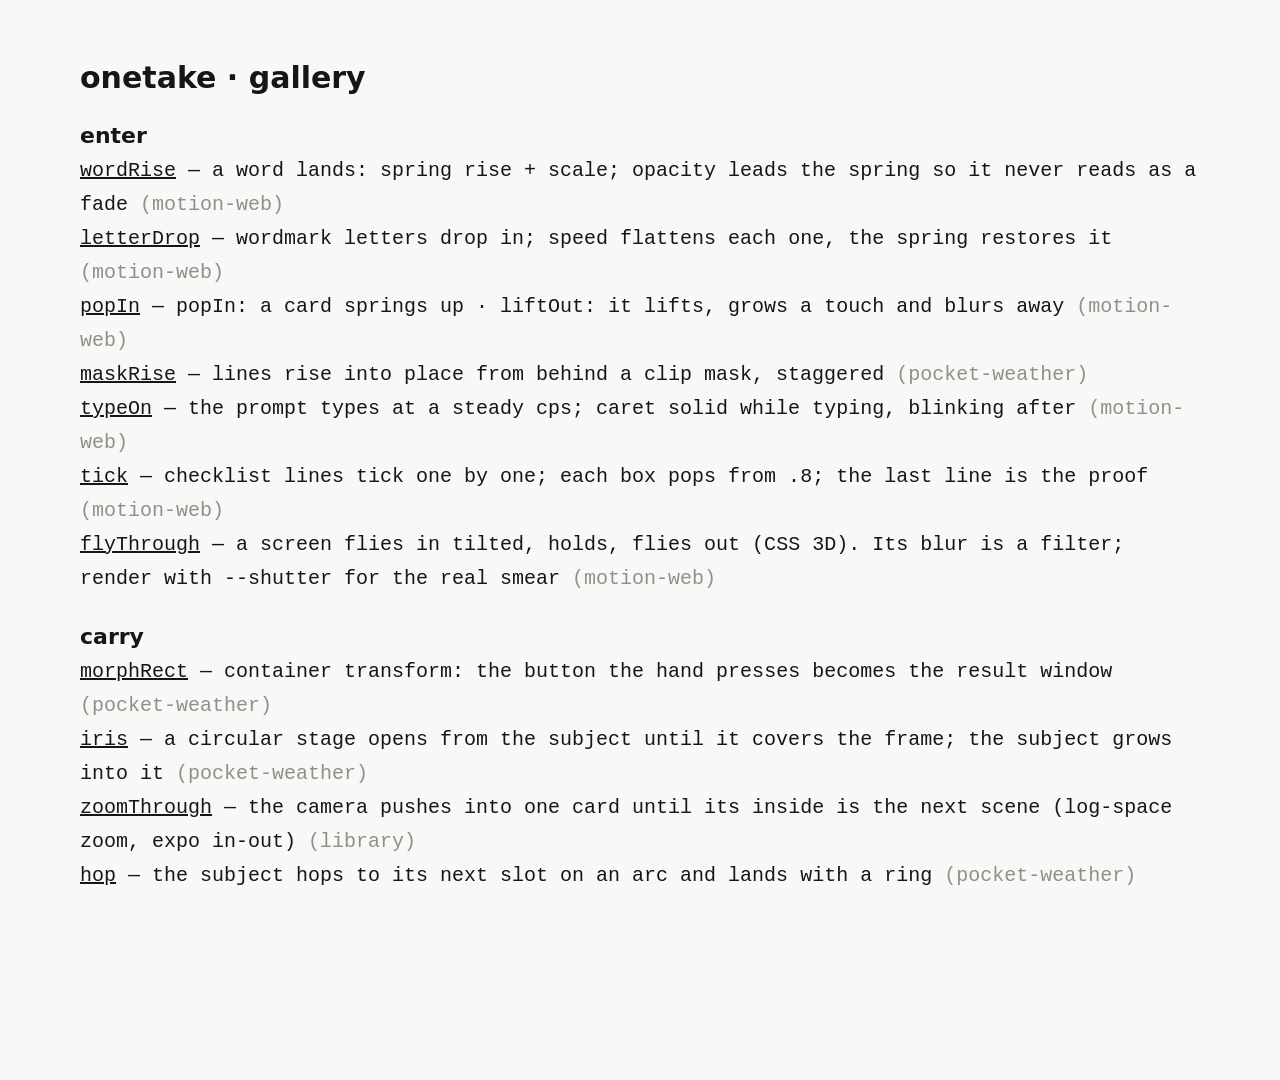
<file: .claude/skills/onetake/gallery/gallery.html>
<!doctype html>
<!-- onetake · © 2026 Patrick (github.com/feitangyuan) · PolyForm Noncommercial 1.0.0 · lineage otk-7f3e1c -->
<html lang="en">
<head>
<meta charset="utf-8">
<title>onetake · gallery</title>
<style>
html,body{margin:0;width:1920px;height:1080px;overflow:hidden;background:#f8f8f6;font-family:Inter,system-ui,-apple-system,sans-serif}
canvas{position:absolute;left:0;top:0}
#dom{position:absolute;left:0;top:0;width:1920px;height:1080px;overflow:hidden}
#cap{position:absolute;left:48px;top:36px;font:22px ui-monospace,Menlo,monospace;color:#8f8f8b;white-space:nowrap}
#cap b{color:#161616;font-weight:600}
#index{position:absolute;inset:0;padding:60px 80px;font:20px/1.7 ui-monospace,Menlo,monospace;color:#161616;overflow:auto;display:none;background:#f8f8f6}
#index a{color:#161616}
#index h2{font:600 22px Inter,system-ui,sans-serif;margin:28px 0 6px}
</style>
</head>
<body>
<canvas id="c" width="1920" height="1080"></canvas>
<div id="dom"></div>
<div id="cap"></div>
<div id="index"></div>
<script src="../lib/motion.js"></script>
<script>
// onetake gallery — one demo per move in lib/motion.js.
//   ?demo=<name>          the demo, same contract as a composition (window.__seek / __track / __meta)
//   ?demo=<name>&play     loop it in real time        ?demo=<name>&t=0.8   pin a frame        (no query) the list
// scripts/gallery.py turns each demo into gallery/sheets/<name>.png. The demos are plain on purpose — grey ground,
// stand-in cards, a round subject — so a sheet shows the motion, not a style.
const c = document.getElementById('c'), g = c.getContext('2d'), dom = document.getElementById('dom'), W = 1920, H = 1080;
const C = { bg: '#f8f8f6', ink: '#161616', grey: '#8f8f8b', line: '#e8e8e4', green: '#17a05e', red: '#b42323', blue: '#2f6fb5', peach: '#f6c9ab', sun: '#f5d984', lilac: '#ded2ed', mint: '#c9dfcf', white: '#ffffff' };
const SANS = 'Inter,system-ui,-apple-system,sans-serif';
const { clamp, lerp, ease } = OM;

// ─────────────── drawing helpers (canvas; each multiplies the current globalAlpha) ───────────────
function clear(color = C.bg) { g.setTransform(1, 0, 0, 1, 0, 0); g.globalAlpha = 1; g.filter = 'none'; g.fillStyle = color; g.fillRect(0, 0, W, H); }
function rr(x, y, w, h, r) { g.beginPath(); g.roundRect(x, y, w, h, r); }
function card(x, y, w, h, { r = 18, fill = C.white, shadow = 1 } = {}) {
  g.save(); if (shadow > 0) { g.shadowColor = `rgba(20,20,20,${0.16 * shadow})`; g.shadowBlur = 44; g.shadowOffsetY = 18; }
  rr(x, y, w, h, r); g.fillStyle = fill; g.fill(); g.restore();
  g.save(); rr(x, y, w, h, r); g.strokeStyle = C.line; g.lineWidth = 1.5; g.stroke(); g.restore();
}
function text(s, x, y, { size = 64, weight = 500, color = C.ink, align = 'center', base = 'middle', font = SANS } = {}) {
  g.save(); g.fillStyle = color; g.font = `${weight} ${size}px ${font}`; g.textAlign = align; g.textBaseline = base; g.fillText(s, x, y); g.restore();
}
function bars(x, y, w, n, { gap = 30, h = 12, color = C.line } = {}) { for (let i = 0; i < n; i++) { rr(x, y + i * gap, w * (i % 3 === 2 ? 0.6 : 1), h, h / 2); g.fillStyle = color; g.fill(); } }
function subject(x, y, r, { color = C.sun, sx = 1, sy = 1, rot = 0 } = {}) {
  g.save(); g.translate(x, y); g.rotate(rot); g.scale(sx, sy); g.beginPath(); g.arc(0, 0, r, 0, Math.PI * 2); g.fillStyle = color; g.fill();
  g.beginPath(); g.arc(-r * 0.3, -r * 0.12, r * 0.08, 0, Math.PI * 2); g.arc(r * 0.3, -r * 0.12, r * 0.08, 0, Math.PI * 2); g.fillStyle = C.ink; g.fill(); g.restore();
}
function pointer(x, y, s = 1) {
  g.save(); g.translate(x, y); g.scale(s, s); g.beginPath(); g.moveTo(0, 0); g.lineTo(27, 20); g.lineTo(15, 22); g.lineTo(23, 38); g.lineTo(17, 41); g.lineTo(9, 25); g.lineTo(0, 34); g.closePath();
  g.fillStyle = C.ink; g.fill(); g.lineWidth = 2.5; g.strokeStyle = '#fff'; g.stroke(); g.restore();
}
function windowFrame(x, y, w, h, { tint = C.lilac } = {}) {
  card(x, y, w, h, { r: 16 }); g.save(); rr(x, y, w, 44, [16, 16, 0, 0]); g.fillStyle = '#f1f1ee'; g.fill();
  for (let i = 0; i < 3; i++) { g.beginPath(); g.arc(x + 24 + i * 20, y + 22, 6, 0, Math.PI * 2); g.fillStyle = '#d9d9d4'; g.fill(); }
  bars(x + 44, y + 84, w * 0.45, 2, { gap: 34, h: 14 }); rr(x + 44, y + 170, w - 88, h - 214, 12); g.fillStyle = tint; g.fill(); g.restore();
}
const apply = (m, x, y) => [m[0] * x + m[2] * y + m[4], m[1] * x + m[3] * y + m[5]];
function glyphs(s, size, weight, font) { g.save(); g.font = `${weight} ${size}px ${font}`; let x = 960 - g.measureText(s).width / 2; const out = [...s].map(ch => { const w = g.measureText(ch).width, cx = x + w / 2; x += w; return [ch, cx]; }); g.restore(); return out; }

const DEMOS = {
  // ─────────────── enter ───────────────
  wordRise: { group: 'enter', from: 'motion-web', note: 'a word lands: spring rise + scale; opacity leads the spring so it never reads as a fade', dur: 1.8,
    words: [['Motion', 620, 0.15, C.ink], ['is the', 960, 0.5, C.ink], ['material.', 1330, 0.92, C.red]],
    draw(t) { clear(); for (const [s, x, t0, col] of this.words) { const w = OM.wordRise(t, t0, { dist: 40 }); g.save(); g.globalAlpha = w.op; g.translate(x, 560 + w.y); g.scale(w.s, w.s); text(s, 0, 0, { size: 104, color: col }); g.restore(); } },
    track(t) { const o = {}; for (const [s, x, t0] of this.words) o[s] = [x, 560 + OM.wordRise(t, t0, { dist: 40 }).y]; return o; } },

  letterDrop: { group: 'enter', from: 'motion-web', note: 'wordmark letters drop in; speed flattens each one, the spring restores it', dur: 1.6,
    setup() { this.gl = glyphs('onetake', 190, 400, 'Georgia,serif'); },
    draw(t) { clear(); this.gl.forEach(([ch, cx], i) => { const d = OM.letterDrop(t, 0.15, i, { dist: 70 }); g.save(); g.globalAlpha = d.op; g.translate(cx, 640 + d.y); g.scale(d.sx, d.sy); text(ch, 0, 0, { size: 190, weight: 400, font: 'Georgia,serif', base: 'alphabetic' }); g.restore(); }); },
    track(t) { return { o: [this.gl[0][1], 640 + OM.letterDrop(t, 0.15, 0, { dist: 70 }).y], t: [this.gl[5][1], 640 + OM.letterDrop(t, 0.15, 5, { dist: 70 }).y] }; } },

  popIn: { group: 'enter', from: 'motion-web', note: 'popIn: a card springs up · liftOut: it lifts, grows a touch and blurs away', dur: 2.0,
    draw(t) { clear(); const ei = OM.popIn(t, 0.2), eo = OM.liftOut(t, 1.35), op = ei.op * eo.op; if (op <= 0.001) return;
      g.save(); g.globalAlpha = op; g.filter = eo.blur > 0.2 ? `blur(${eo.blur.toFixed(1)}px)` : 'none'; g.translate(960, 540 + ei.dy + eo.dy); g.scale(ei.s * eo.s, ei.s * eo.s);
      card(-400, -120, 800, 240); text('make the hero feel alive', -350, -40, { size: 38, align: 'left' }); bars(-350, 20, 500, 2, { gap: 36, h: 14 }); g.restore(); },
    track(t) { const ei = OM.popIn(t, 0.2), eo = OM.liftOut(t, 1.35); return { card: { x: 960, y: 540 + ei.dy + eo.dy, w: 800 * ei.s * eo.s, h: 240 * ei.s * eo.s } }; } },

  maskRise: { group: 'enter', from: 'pocket-weather', note: 'lines rise into place from behind a clip mask, staggered', dur: 1.6,
    lines: ['Pocket', 'Weather', 'Club.'],
    draw(t) { clear(); this.lines.forEach((s, i) => { const m = OM.maskRise(t, 0.2, i, { dist: 170 }); g.save(); g.beginPath(); g.rect(520, 250 + i * 170, 900, 170); g.clip(); text(s, 560, 340 + i * 170 + m.y, { size: 150, weight: 650, align: 'left' }); g.restore(); }); },
    track(t) { const o = {}; this.lines.forEach((s, i) => { o[s] = [760, 340 + i * 170 + OM.maskRise(t, 0.2, i, { dist: 170 }).y]; }); return o; } },

  typeOn: { group: 'enter', from: 'motion-web', note: 'the prompt types at a steady cps; caret solid while typing, blinking after', dur: 2.0,
    str: 'make the hero feel alive — springs, not fades',
    caretX(n) { g.save(); g.font = `500 36px ${SANS}`; const w = g.measureText(this.str.slice(0, n)).width; g.restore(); return 522 + w; },
    draw(t) { clear(); card(480, 430, 960, 200); const ty = OM.typeOn(t, 0.2, this.str, { cps: 38 }); text(ty.str, 520, 490, { size: 36, align: 'left' });
      if (ty.caret) { g.fillStyle = C.ink; g.fillRect(this.caretX(ty.n), 470, 3, 40); } rr(1360, 560, 52, 52, 26); g.fillStyle = C.ink; g.fill(); },
    track(t) { return { caret: [this.caretX(OM.typeOn(t, 0.2, this.str, { cps: 38 }).n), 490] }; } },

  tick: { group: 'enter', from: 'motion-web', note: 'checklist lines tick one by one; each box pops from .8; the last line is the proof', dur: 2.2,
    items: ['Read handfeel.md', 'Spring k=90 · damp .86', 'Jelly wobble along the leap', 'Reduced-motion fallback', 'verify → PASS'],
    draw(t) { clear(); card(560, 250, 800, 110 + this.items.length * 64);
      this.items.forEach((s, i) => { const tk = OM.tick(t, 0.35 + i * 0.24), y = 330 + i * 64; g.save(); g.translate(610, y); g.scale(tk.s, tk.s); rr(-14, -14, 28, 28, 8);
        if (tk.on) { g.fillStyle = C.green; g.fill(); g.beginPath(); g.moveTo(-7, 0); g.lineTo(-2, 6); g.lineTo(8, -6); g.strokeStyle = '#fff'; g.lineWidth = 3; g.stroke(); } else { g.strokeStyle = '#cfcfca'; g.lineWidth = 2; g.stroke(); }
        g.restore(); text(s, 650, y, { size: 30, align: 'left', color: tk.on && i < this.items.length - 1 ? C.grey : C.ink }); }); },
    track(t) { const o = {}; this.items.forEach((s, i) => { const k = OM.tick(t, 0.35 + i * 0.24).s; o['box' + i] = { x: 610, y: 330 + i * 64, w: 28 * k, h: 28 * k }; }); return o; } },

  flyThrough: { group: 'enter', from: 'motion-web', note: 'a screen flies in tilted, holds, flies out (CSS 3D). Its blur is a filter; render with --shutter for the real smear', dur: 1.6, shots: [0.22, 0.3, 0.6, 1.12, 1.18, 1.24],
    setup() { dom.innerHTML = `<div id="fw" style="position:absolute;left:460px;top:228px;width:1000px;height:625px;border-radius:14px;overflow:hidden;background:#fff;box-shadow:0 40px 90px -30px rgba(20,20,20,.35),0 0 0 1px rgba(0,0,0,.05);transform-origin:50% 50%"><div style="height:44px;background:#f1f1ee"></div><div style="margin:36px 44px;height:22px;width:45%;background:#e8e8e4;border-radius:11px"></div><div style="margin:0 44px;height:430px;background:${C.lilac};border-radius:12px"></div></div>`; this.el = document.getElementById('fw'); },
    draw(t) { clear(); const f = OM.flyThrough(t, 0.2, 0.9), el = this.el; el.style.opacity = f.visible ? f.op : 0; el.style.filter = f.blur > 0.3 ? `blur(${f.blur.toFixed(1)}px)` : 'none';
      el.style.transform = `translate(${f.x.toFixed(1)}px,0px) perspective(2200px) rotateY(${f.rotY.toFixed(2)}deg) rotateX(${f.rotX}deg) scale(${f.s.toFixed(4)})`; },
    track(t) { const f = OM.flyThrough(t, 0.2, 0.9); return { screen: { x: 960 + f.x, y: 540, op: f.visible ? f.op : 0 } }; } },

  // ─────────────── carry — the next shot grows out of this one ───────────────
  morphRect: { group: 'carry', from: 'pocket-weather', note: 'container transform: the button the hand presses becomes the result window', dur: 2.2, shots: [0.3, 0.52, 0.58, 0.64, 0.72, 1.6],
    A: { x: 1300, y: 860, w: 320, h: 88, r: 44 }, B: { x: 360, y: 170, w: 1200, h: 720, r: 18 },
    hand: [{ t: 0, x: 1640, y: 1060 }, { t: 0.38, x: 1470, y: 912 }, { t: 0.6, x: 1470, y: 912 }, { t: 1.0, x: 1720, y: 1120 }],
    draw(t) { clear(); const m = OM.morphRect(t, 0.55, 1.25, this.A, this.B, { curve: ease.expoOut }), p = OM.press(t, 0.45);
      const s = m.k > 0 ? 1 : p.s, v = Math.round(lerp(22, 255, clamp(m.k * 2.5)));
      g.save(); g.translate(m.cx, m.cy); g.scale(s, s); g.translate(-m.cx, -m.cy); g.shadowColor = `rgba(20,20,20,${0.1 + 0.1 * m.k})`; g.shadowBlur = 20 + 40 * m.k; g.shadowOffsetY = 8 + 14 * m.k;
      rr(m.x, m.y, m.w, m.h, m.r); g.fillStyle = `rgb(${v},${v},${v})`; g.fill(); g.restore();
      g.save(); g.globalAlpha = 1 - clamp(m.k * 5); text('Generate', m.cx, m.cy, { size: 34, weight: 600, color: '#fff' }); g.restore();
      g.save(); g.globalAlpha = clamp((m.k - 0.55) / 0.45); bars(m.x + 60, m.y + 70, m.w * 0.4, 2, { gap: 40, h: 16 }); rr(m.x + 60, m.y + 170, m.w - 120, m.h - 230, 14); g.fillStyle = C.mint; g.fill(); g.restore();
      const cu = OM.cursor(t, this.hand, [0.45]); pointer(cu.x, cu.y, cu.s); },
    track(t) { const m = OM.morphRect(t, 0.55, 1.25, this.A, this.B, { curve: ease.expoOut }), cu = OM.cursor(t, this.hand, [0.45]); return { window: { x: m.cx, y: m.cy, w: m.w, h: m.h }, hand: [cu.x, cu.y] }; } },

  iris: { group: 'carry', from: 'pocket-weather', note: 'a circular stage opens from the subject until it covers the frame; the subject grows into it', dur: 1.8, shots: [0.3, 0.39, 0.45, 0.53, 0.7, 1.5],
    draw(t) { clear(); subject(700, 580, 90); text('Sunny', 700, 740, { size: 40, color: C.grey });
      const ir = OM.iris(t, 0.35, 1.05, 700, 580, { curve: ease.expoOut }); if (ir.r <= 0) return;
      g.save(); g.beginPath(); g.arc(ir.cx, ir.cy, ir.r, 0, Math.PI * 2); g.clip(); g.fillStyle = C.sun; g.fillRect(0, 0, W, H);
      subject(lerp(700, 960, ir.k), lerp(580, 520, ir.k), lerp(90, 250, ir.k), { color: '#fff4c8' });
      g.globalAlpha = clamp((ir.k - 0.7) / 0.3); text('A little brighter.', 960, 880, { size: 72, weight: 600 }); g.restore(); },
    track(t) { const ir = OM.iris(t, 0.35, 1.05, 700, 580, { curve: ease.expoOut }), r = lerp(90, 250, ir.k);
      return { stage: { x: 700, y: 580, w: 2 * ir.r, h: 2 * ir.r }, subject: { x: lerp(700, 960, ir.k), y: lerp(580, 520, ir.k), w: 2 * r, h: 2 * r } }; } },

  zoomThrough: { group: 'carry', from: 'library', note: 'the camera pushes into one card until its inside is the next scene (log-space zoom, expo in-out)', dur: 2.4, shots: [0.3, 0.8, 0.9, 0.95, 1.02, 1.9],
    tg: { x: 768, y: 570, w: 384, h: 216 },
    draw(t) { clear(); const z = OM.zoomThrough(t, 0.45, 1.45, this.tg); g.setTransform(...z.matrix);
      for (let row = 0; row < 2; row++) for (let col = 0; col < 3; col++) { const x = 324 + col * 444, y = 294 + row * 276, hit = col === 1 && row === 1;
        card(x, y, 384, 216, { r: 14, fill: hit ? C.mint : C.white, shadow: 1 - z.k });
        if (hit) { [60, 110, 80, 140, 100, 160, 120].forEach((h, b) => { rr(x + 40 + b * 46, y + 186 - h, 28, h, 5); g.fillStyle = 'rgba(22,22,22,.78)'; g.fill(); }); }
        else bars(x + 28, y + 36, 200, 3, { gap: 30, h: 12 }); }
      g.setTransform(1, 0, 0, 1, 0, 0); g.globalAlpha = clamp((z.k - 0.9) / 0.1); text('Weekly focus', 960, 120, { size: 60, weight: 600 }); g.globalAlpha = 1; },
    track(t) { const z = OM.zoomThrough(t, 0.45, 1.45, this.tg), tg = this.tg; return { card: { x: (tg.x + tg.w / 2) * z.s + z.tx, y: (tg.y + tg.h / 2) * z.s + z.ty, w: tg.w * z.s, h: tg.h * z.s } }; } },

  hop: { group: 'carry', from: 'pocket-weather', note: 'the subject hops to its next slot on an arc and lands with a ring', dur: 1.6,
    draw(t) { clear(); for (const x of [560, 1360]) { g.beginPath(); g.ellipse(x, 705, 110, 18, 0, 0, Math.PI * 2); g.fillStyle = 'rgba(20,20,20,.08)'; g.fill(); }
      const h = OM.hop(t, 0.3, 1.0, { x: 560, y: 600 }, { x: 1360, y: 600 }, { height: 260 }), im = OM.impact(t, 1.0);
      subject(h.x, h.y + (1 - im.sy) * 100, 100, { sx: im.sx, sy: im.sy }); },
    track(t) { const h = OM.hop(t, 0.3, 1.0, { x: 560, y: 600 }, { x: 1360, y: 600 }, { height: 260 }); return { subject: [h.x, h.y] }; } },

  gather: { group: 'carry', from: 'pocket-weather', note: 'the cast travels on arcs into a cluster, fanning by index, staggered', dur: 1.8,
    a: [{ x: 520, y: 560 }, { x: 960, y: 560 }, { x: 1400, y: 560 }], b: [{ x: 850, y: 600 }, { x: 960, y: 520 }, { x: 1070, y: 600 }], cols: [C.sun, C.lilac, C.mint],
    q(t, i) { return OM.gather(t, 0.3, 1.1, i, 3, this.a[i], this.b[i], { arc: 170, spin: 0.35 }); },
    draw(t) { clear(); for (let i = 0; i < 3; i++) { const q = this.q(t, i); subject(q.x, q.y, lerp(110, 80, q.k), { color: this.cols[i], rot: q.rot }); } },
    track(t) { const o = {}; for (let i = 0; i < 3; i++) { const q = this.q(t, i); o['s' + i] = [q.x, q.y]; } return o; } },

  ribbon: { group: 'carry', from: 'pocket-weather', note: 'an elastic rail: the hand pulls, the panel switches with a ring-out, the words lag behind', dur: 2.6,
    sw: [0.55, 1.5], cols: [C.sun, C.lilac, C.mint], words: ['Make room', 'Slow down', 'Start fresh'],
    hx(t) { const d = (a, b) => OM.tween(t, a, b, ease.cubicInOut); return t < 0.6 ? lerp(1500, 1080, d(0.2, 0.55)) : t < 1.1 ? lerp(1080, 1500, d(0.65, 1.05)) : t < 1.55 ? lerp(1500, 1080, d(1.15, 1.5)) : lerp(1080, 1500, d(1.6, 2.0)); },
    draw(t) { clear(); const rb = OM.ribbon(t, this.sw);
      for (let j = 0; j < 3; j++) { const x = 960 + (j - rb.shift) * 1280 + rb.wobble; if (x < -700 || x > W + 700) continue;
        g.save(); g.translate(x, 470); g.rotate(rb.rot * 0.4); g.scale(rb.sx, rb.sy); rr(-500, -290, 1000, 580, 40); g.fillStyle = this.cols[j]; g.fill(); subject(0, 10, 140, { color: '#fffaf0' }); g.restore();
        text(this.words[j], x + rb.textDx, 900, { size: 76, weight: 600 }); }
      const pressed = (t > 0.22 && t < 0.56) || (t > 1.17 && t < 1.51); pointer(this.hx(t), 640, pressed ? 0.84 : 1); },
    track(t) { const rb = OM.ribbon(t, this.sw), x = 960 + (1 - rb.shift) * 1280 + rb.wobble; return { panel: [x, 470], words: [x + rb.textDx, 900], hand: [this.hx(t), 640] }; } },

  seal: { group: 'carry', from: 'pocket-weather', note: 'lockup: the cast folds into a turning seal while the name rises from its mask', dur: 2.2,
    cols: [C.sun, C.lilac, C.mint],
    draw(t) { clear(); const sl = OM.seal(t, 0.2, 1.1, { r: 230 }), cx = 1330, cy = 540;
      g.save(); g.translate(cx, cy); g.rotate(sl.rot); g.beginPath(); g.arc(0, 0, sl.r, 0, Math.PI * 2); g.fillStyle = C.sun; g.fill();
      for (let k = 0; k < 12; k++) { g.rotate(Math.PI / 6); g.beginPath(); g.arc(sl.r * 0.82, 0, 6 * sl.k, 0, Math.PI * 2); g.fillStyle = 'rgba(22,22,22,.35)'; g.fill(); } g.restore();
      for (let i = 0; i < 3; i++) { const q = OM.gather(t, 0.2, 1.1, i, 3, { x: 520 + i * 440, y: 540 }, { x: cx + (i - 1) * 110, y: cy + (i === 1 ? -40 : 40) }, { arc: 140, spin: 0.4 }); subject(q.x, q.y, lerp(120, 64, q.k), { color: this.cols[i], rot: q.rot }); }
      ['Pocket', 'Weather', 'Club.'].forEach((s, i) => { const m = OM.maskRise(t, 1.15, i, { dist: 150 }); g.save(); g.beginPath(); g.rect(170, 250 + i * 150, 820, 150); g.clip(); text(s, 200, 330 + i * 150 + m.y, { size: 130, weight: 650, align: 'left' }); g.restore(); }); },
    track(t) { const sl = OM.seal(t, 0.2, 1.1, { r: 230 }); return { seal: { x: 1330, y: 540, w: 2 * sl.r, h: 2 * sl.r }, name: [480, 330 + OM.maskRise(t, 1.15, 0, { dist: 150 }).y] }; } },

  staccato: { group: 'carry', from: 'motion-web', note: 'hard cuts in a burst: the one place a cut may replace everything', dur: 1.4,
    list: [[0.2, 'MOTION'], [0.45, 'IS'], [0.67, 'THE'], [0.89, 'MATERIAL']], shots: [0.1, 0.3, 0.55, 0.75, 1.0, 1.3],
    draw(t) { clear(); const w = OM.staccato(t, this.list); if (w.word) text(w.word, 960, 560, { size: 120, weight: 800 }); },
    track() { return {}; } },

  // ─────────────── contact — one thing causes another ───────────────
  impactSplit: { group: 'contact', from: 'pocket-weather', note: 'the subject lands on the headline: glyphs split, bounce by distance, rejoin', dur: 2.2,
    setup() { this.gl = glyphs('A little brighter.', 124, 600, SANS); },
    pos(t) { const hit = 0.87; if (t < hit) { const h = OM.hop(t, 0, hit, { x: -200, y: 200 }, { x: 960, y: 560 }, { height: 260 }); return [h.x, h.y, 1, 1]; } const im = OM.impact(t, hit); return [960, 560 - Math.abs(im.r) * 90, im.sx, im.sy]; },
    draw(t) { clear(); for (const [ch, cx] of this.gl) { const sp = OM.impactSplit(t, 0.87, cx, 960); g.save(); g.translate(cx + sp.dx, 700 + sp.dy); g.rotate(sp.rot); text(ch, 0, 0, { size: 124, weight: 600 }); g.restore(); }
      const [x, y, sx, sy] = this.pos(t); subject(x, y, 110, { sx, sy }); },
    track(t) { const [x, y] = this.pos(t), a = this.gl[0], b = this.gl[9], sa = OM.impactSplit(t, 0.87, a[1], 960), sb = OM.impactSplit(t, 0.87, b[1], 960);
      return { subject: [x, y], A: [a[1] + sa.dx, 700 + sa.dy], b: [b[1] + sb.dx, 700 + sb.dy] }; } },

  press: { group: 'contact', from: 'motion-web', note: 'the hand arrives and clicks; the button rings, flashes and changes state', dur: 1.6,
    hand: [{ t: 0, x: 1500, y: 1000 }, { t: 0.55, x: 972, y: 552 }, { t: 1.0, x: 972, y: 552 }, { t: 1.5, x: 1260, y: 900 }],
    draw(t) { clear(); card(660, 340, 600, 400); const p = OM.press(t, 0.7, { flash: 0.5 });
      g.save(); g.translate(960, 540); g.scale(1 + p.sq, 1 - p.sq * 1.4); rr(-150, -40, 300, 80, 40); g.fillStyle = p.active ? C.green : C.ink; g.fill(); text(p.down ? 'Added' : 'Add to cart', 0, 2, { size: 30, weight: 600, color: '#fff' }); g.restore();
      const cu = OM.cursor(t, this.hand, [0.7]); pointer(cu.x, cu.y, cu.s); },
    track(t) { const cu = OM.cursor(t, this.hand, [0.7]), p = OM.press(t, 0.7); return { hand: [cu.x, cu.y], button: { x: 960, y: 540, w: 300 * (1 + p.sq), h: 80 * (1 - p.sq * 1.4) } }; } },

  squash: { group: 'contact', from: 'motion-web', note: 'stretch along the direction of travel, thin across it: velocity in, scale out', dur: 2.2,
    path: [{ t: 0, x: 420, y: 700 }, { t: 0.5, x: 900, y: 360 }, { t: 0.9, x: 1500, y: 640 }, { t: 1.4, x: 1000, y: 820 }, { t: 1.9, x: 560, y: 520 }, { t: 2.2, x: 620, y: 460 }],
    draw(t) { clear(); const p = OM.spline(this.path, t), q = OM.spline(this.path, t - 1 / 120), s = OM.squash((p[0] - q[0]) * 120, (p[1] - q[1]) * 120);
      g.save(); g.translate(p[0], p[1]); g.rotate(s.ang); g.scale(s.sx, s.sy); g.beginPath(); g.arc(0, 0, 60, 0, Math.PI * 2); g.fillStyle = C.blue; g.fill(); g.restore(); },
    track(t) { const p = OM.spline(this.path, t); return { ball: [p[0], p[1]] }; } },

  sims: { group: 'contact', from: 'motion-web', note: 'live mechanisms precomputed at 240 Hz — magnetic button, spring follow, jelly, verlet string — one hand drives all four', dur: 3.4,
    shots: [0.3, 0.75, 1.3, 1.95, 2.6, 3.1],
    setup() {
      const cards = this.cards = [{ kind: 'magnet', x: 420, y: 190, t: 0, out: 3.1 }, { kind: 'follow', x: 1040, y: 190, t: 0, out: 3.1 }, { kind: 'jelly', x: 420, y: 600, t: 0, out: 3.1 }, { kind: 'verlet', x: 1040, y: 600, t: 0, out: 3.1 }];
      const mc = (m, fx, fy) => ({ x: m.x + fx * 460, y: m.y + fy * 270 });
      this.hand = [{ t: 0, x: 960, y: 1150 }, { t: 0.35, ...mc(cards[0], 0.9, 1.1) }, { t: 0.62, ...mc(cards[0], 0.52, 0.6) }, { t: 0.66, ...mc(cards[0], 0.5, 0.58) }, { t: 0.95, ...mc(cards[0], 0.5, 0.58) },
        { t: 1.05, ...mc(cards[1], 0.18, 0.62) }, { t: 1.25, ...mc(cards[1], 0.8, 0.36) }, { t: 1.45, ...mc(cards[1], 0.3, 0.8) }, { t: 1.62, ...mc(cards[1], 0.6, 0.5) },
        { t: 1.85, ...mc(cards[2], 0.08, 0.62) }, { t: 2.0, ...mc(cards[2], 0.92, 0.46) }, { t: 2.2, ...mc(cards[2], 1.05, 0.4) },
        { t: 2.42, ...mc(cards[3], 0.12, 0.6) }, { t: 2.62, ...mc(cards[3], 0.88, 0.56) }, { t: 2.82, ...mc(cards[3], 0.4, 0.66) }, { t: 3.2, ...mc(cards[3], 0.45, 1.4) }];
      const hand = t => OM.spline(this.hand, t);
      for (const m of cards) m.sim = OM.sim[m.kind](m, hand);
    },
    draw(t) { clear(); const click = 0.66;
      for (const m of this.cards) { card(m.x, m.y, 460, 270); text(m.kind, m.x + 22, m.y + 30, { size: 19, align: 'left', color: C.grey, font: 'ui-monospace,Menlo,monospace' });
        g.save(); g.beginPath(); g.rect(m.x, m.y, 460, 270); g.clip(); g.translate(m.x, m.y);
        if (m.kind === 'magnet') { const [x, y] = m.sim.at(t), B = m.sim.B, p = OM.press(t, click, { depth: 0.1, flash: 0.35 }); g.translate(B.x + x, B.y + y); g.scale(1 + p.sq, 1 - p.sq * 1.4); rr(-92, -30, 184, 60, 30); g.fillStyle = p.active ? C.green : C.ink; g.fill(); text(p.down ? 'Added' : 'Add to cart', 0, 1, { size: 21, color: '#fff' }); }
        if (m.kind === 'follow') { const [x, y, vx, vy] = m.sim.at(t), q = OM.squash(vx, vy); g.translate(x, y); g.rotate(q.ang); g.scale(q.sx, q.sy); g.beginPath(); g.arc(0, 0, 26, 0, Math.PI * 2); g.fillStyle = C.blue; g.fill(); }
        if (m.kind === 'jelly') { const r = m.sim.at(t), { N, R0, C: cc } = m.sim, pts = []; for (let i = 0; i < N; i++) { const th = i / N * Math.PI * 2; pts.push([cc.x + Math.cos(th) * R0 * (1 + r[i]), cc.y + Math.sin(th) * R0 * (1 + r[i])]); }
          g.beginPath(); g.moveTo(pts[0][0], pts[0][1]); for (let i = 0; i < N; i++) { const p0 = pts[(i + N - 1) % N], p1 = pts[i], p2 = pts[(i + 1) % N], p3 = pts[(i + 2) % N]; g.bezierCurveTo(p1[0] + (p2[0] - p0[0]) / 6, p1[1] + (p2[1] - p0[1]) / 6, p2[0] - (p3[0] - p1[0]) / 6, p2[1] - (p3[1] - p1[1]) / 6, p2[0], p2[1]); }
          g.closePath(); g.fillStyle = C.peach; g.fill(); }
        if (m.kind === 'verlet') { const s = m.sim.at(t), N = m.sim.N; g.beginPath(); g.moveTo(s[0], s[1]); for (let i = 1; i < N; i++) g.lineTo(s[i * 2], s[i * 2 + 1]); g.strokeStyle = C.ink; g.lineWidth = 2.5; g.lineCap = 'round'; g.stroke();
          g.fillStyle = C.ink; for (let i = 0; i < N; i++) { g.beginPath(); g.arc(s[i * 2], s[i * 2 + 1], i === N - 1 ? 7 : 3.2, 0, Math.PI * 2); g.fill(); } }
        g.restore(); }
      const cu = OM.cursor(t, this.hand, [click]); pointer(cu.x, cu.y, cu.s); },
    track(t) { const cu = OM.cursor(t, this.hand, [0.66]), f = this.cards[1], [x, y] = f.sim.at(t); return { hand: [cu.x, cu.y], follow: [f.x + x, f.y + y] }; } },

  // ─────────────── camera ───────────────
  camera: { group: 'camera', from: 'library', note: 'one camera, three depths: the near layer moves most, the far least; depth of field from distance to focus', dur: 2.6,
    keys: [{ t: 0.3, x: 960, y: 540, zoom: 1 }, { t: 2.1, x: 1150, y: 600, zoom: 1.5 }],
    layer(t, depth, fn) { const cam = OM.camera(t, this.keys); g.save(); g.setTransform(...OM.view(cam, { depth })); g.filter = `blur(${OM.dof(depth, 0, { k: 5 }).toFixed(1)}px)`; fn(); g.restore(); },
    draw(t) { clear();
      this.layer(t, 1.5, () => { for (let i = 0; i < 7; i++) { g.beginPath(); g.arc(160 + i * 300, 300 + (i % 2) * 120, 110, 0, Math.PI * 2); g.fillStyle = [C.lilac, C.mint, C.sun][i % 3]; g.fill(); } });
      this.layer(t, 0, () => windowFrame(560, 250, 800, 520, { tint: C.mint }));
      this.layer(t, -0.35, () => { for (let i = 0; i < 4; i++) { card(380 + i * 380, 820 - (i % 2) * 60, 220, 80, { r: 40 }); text(['springs', 'carry', 'shutter', 'rest'][i], 490 + i * 380, 860 - (i % 2) * 60, { size: 30 }); } }); },
    track(t) { const cam = OM.camera(t, this.keys);
      return { far: apply(OM.view(cam, { depth: 1.5 }), 1060, 420), focus: apply(OM.view(cam, { depth: 0 }), 960, 510), near: apply(OM.view(cam, { depth: -0.35 }), 870, 860) }; } },

  whip: { group: 'camera', from: 'library', note: 'a whip: 1920 px in .35 s on expo in-out; it only reads with render.py --shutter', dur: 1.6, shots: [0.4, 0.69, 0.72, 0.75, 0.8, 1.3],
    draw(t) { clear(); const w = OM.whip(t, 0.55, 0.35, 1920); g.save(); g.translate(-w.d, 0);
      windowFrame(460, 230, 1000, 620, { tint: C.lilac }); text('before', 960, 940, { size: 56, color: C.grey });
      windowFrame(460 + 1920, 230, 1000, 620, { tint: C.sun }); text('after', 960 + 1920, 940, { size: 56, color: C.grey }); g.restore(); },
    track(t) { return { world: [960 - OM.whip(t, 0.55, 0.35, 1920).d, 540] }; } },

  shake: { group: 'camera', from: 'library', note: 'a word slams in and the frame shakes, decaying; deterministic and starting from zero', dur: 1.6,
    k(t) { return OM.tween(t, 0.3, 0.45, ease.expoIn); },
    draw(t) { clear(); const sh = OM.shake(t, 0.45, { amp: 16 }), k = this.k(t); g.save(); g.translate(960 + sh.x, 540 + sh.y); g.rotate(sh.rot);
      g.globalAlpha = clamp(k * 3); g.scale(lerp(2.4, 1, k), lerp(2.4, 1, k)); text('SHIP IT', 0, 0, { size: 150, weight: 800 }); g.restore(); },
    track(t) { const sh = OM.shake(t, 0.45, { amp: 16 }), s = lerp(2.4, 1, this.k(t)); return { word: { x: 960 + sh.x, y: 540 + sh.y, w: 620 * s, h: 150 * s } }; } },

  drift: { group: 'camera', from: 'motion-web', note: 'the calm hold: one window, a slow push from 1.00 to 1.07 — the rest before the hits', dur: 2.4,
    sc(t) { const w = OM.popIn(t, 0.1, { zeta: 0.7, omega: 16, rise: 40, s0: 0.96, ds: 0.04 }); return [w, w.s * OM.drift(t, 0.1, 2.3, 0.07)]; },
    draw(t) { clear(); const [w, s] = this.sc(t); g.save(); g.globalAlpha = w.op; g.translate(960, 540 + w.dy); g.scale(s, s); windowFrame(-700, -420, 1400, 840, { tint: C.peach }); g.restore(); },
    track(t) { const [w, s] = this.sc(t); return { window: { x: 960, y: 540 + w.dy, w: 1400 * s, h: 840 * s } }; } },

};

const q = new URLSearchParams(location.search), name = q.get('demo');
window.__demos = Object.entries(DEMOS).map(([n, d]) => ({ name: n, group: d.group, from: d.from, note: d.note, dur: d.dur, shots: d.shots || null }));
if (!name || !DEMOS[name]) {
  const idx = document.getElementById('index'), groups = {};
  for (const d of window.__demos) (groups[d.group] = groups[d.group] || []).push(d);
  idx.innerHTML = `<div style="font:600 30px ${SANS}">onetake · gallery</div>` + Object.entries(groups).map(([gn, ds]) => `<h2>${gn}</h2>` +
    ds.map(d => `<div><a href="?demo=${d.name}&play">${d.name}</a> — ${d.note} <span style="color:#8f8f8b">(${d.from})</span></div>`).join('')).join('');
  idx.style.display = 'block'; window.__meta = { dur: 0 }; window.__ready = Promise.resolve();
} else {
  const D = DEMOS[name];
  document.getElementById('cap').innerHTML = `<b>OM.${name}</b> · ${D.group} · ${D.from}`;
  window.__meta = { dur: D.dur, fps: 60, demo: name, group: D.group, from: D.from, note: D.note };
  window.__seek = async t => { D.draw(t); return true; };
  window.__track = t => (D.track ? D.track(t) : {});
  window.__ready = document.fonts.ready.then(() => { if (D.setup) D.setup(); D.draw(0); });
  if (q.has('t')) window.__ready.then(() => D.draw(parseFloat(q.get('t'))));
  if (q.has('play')) window.__ready.then(() => { const t0 = performance.now(); (function loop() { D.draw(((performance.now() - t0) / 1000) % (D.dur + 0.6)); requestAnimationFrame(loop); })(); });
}
</script>
</body>
</html>
</file>
<file: videos/rainbow-run/fonts/fonts.css>
@import url('youshe/result.css');
@import url('smiley/result.css');
@font-face{font-family:'NS';font-style:normal;font-weight:300;font-display:block;src:url('NS-300.woff2') format('woff2');}
@font-face{font-family:'NS';font-style:normal;font-weight:500;font-display:block;src:url('NS-500.woff2') format('woff2');}
@font-face{font-family:'NS';font-style:normal;font-weight:700;font-display:block;src:url('NS-700.woff2') format('woff2');}
@font-face{font-family:'NS';font-style:normal;font-weight:900;font-display:block;src:url('NS-900.woff2') format('woff2');}
@font-face{font-family:'MS';font-style:italic;font-weight:600;font-display:block;src:url('MS-600i.woff2') format('woff2');}
@font-face{font-family:'MS';font-style:normal;font-weight:600;font-display:block;src:url('MS-600.woff2') format('woff2');}
@font-face{font-family:'MS';font-style:italic;font-weight:700;font-display:block;src:url('MS-700i.woff2') format('woff2');}
@font-face{font-family:'MS';font-style:normal;font-weight:700;font-display:block;src:url('MS-700.woff2') format('woff2');}
@font-face{font-family:'MS';font-style:italic;font-weight:800;font-display:block;src:url('MS-800i.woff2') format('woff2');}
@font-face{font-family:'MS';font-style:normal;font-weight:800;font-display:block;src:url('MS-800.woff2') format('woff2');}
</file>
<file: videos/rainbow-run/style.css>
/* 派星天护节 · 亲子彩虹跑 — 3D camera promo (1920×1080)
   Art direction: cinematic sky, restrained type (heavy/light contrast + tracked English),
   frameless photo cards with glass sheen, light instead of outlines. */
:root {
  --blue: #1e5bd8;
  --blue-d: #0f3a94;
  --navy: #071a4a;
  --gold-1: #fff3c4;
  --gold-2: #ffd36b;
  --gold-3: #f5a524;
  --ink: #12224a;
  --glass: rgba(12, 52, 150, .30);
  --glass-line: rgba(255, 255, 255, .62);
}

* { box-sizing: border-box; }
html, body { margin: 0; height: 100%; background: #04122e; overflow: hidden; }

#viewport { position: fixed; inset: 0; display: flex; align-items: center; justify-content: center; }
#stage {
  position: relative; width: 1920px; height: 1080px; overflow: hidden; flex: none;
  font-family: 'NS', 'WenQuanYi Zen Hei', sans-serif; color: #fff;
  background: #2f86e8;
}
body.render #viewport { position: static; display: block; }
.en { font-family: 'MS', 'NS', sans-serif; }

/* ---------- screen-space backgrounds ---------- */
.layer { position: absolute; inset: 0; pointer-events: none; }
#sky .grad {
  position: absolute; left: -10%; width: 120%; top: -1600px; height: 4280px;
  background: linear-gradient(180deg,
    #06307e 0%, #0b49b4 20%, #1a68d8 32%, #3289ec 42%, #5eaaf6 50%,
    #9cd0fc 56%, #d6eeff 60%, #a9d6fb 65%, #4f9fef 76%, #1d63cf 100%);
}
#sky .sun {
  position: absolute; width: 1800px; height: 1800px; left: 860px; top: -1000px;
  background: radial-gradient(circle, rgba(255,253,240,1) 0, rgba(255,246,214,.75) 4%, rgba(255,240,200,.32) 12%, rgba(255,255,255,.10) 26%, rgba(255,255,255,0) 48%);
}
#sky .rays { position: absolute; width: 3200px; height: 3200px; left: 160px; top: -1600px; opacity: .55; }
#night {
  opacity: 0;
  background: radial-gradient(ellipse 120% 90% at 50% 115%, #2b4dff 0%, #1a2fb0 30%, #0c1766 62%, #050a33 100%);
}
#night .beam {
  position: absolute; bottom: -160px; width: 600px; height: 1600px; margin-left: -300px;
  transform-origin: 50% 100%;
  clip-path: polygon(47% 100%, 53% 100%, 100% 0, 0 0);
  mix-blend-mode: screen; opacity: .5; filter: blur(6px);
}
#night .glow {
  position: absolute; inset: 0;
  background: radial-gradient(circle at 18% 12%, rgba(255,80,200,.32), transparent 38%),
              radial-gradient(circle at 82% 18%, rgba(70,210,255,.32), transparent 40%);
}
#ice {
  opacity: 0;
  background: linear-gradient(180deg, #7cc2f6 0%, #bfe5ff 38%, #e6f6ff 58%, #9fd2f8 78%, #4c9ae8 100%);
}
#ice .frost { position: absolute; inset: 0; background: radial-gradient(ellipse at 50% 50%, transparent 58%, rgba(255,255,255,.55) 100%); }

/* ---------- 3D world ---------- */
#view3d { position: absolute; inset: 0; perspective: 1200px; perspective-origin: 50% 50%; overflow: hidden; }
#world { position: absolute; left: 50%; top: 50%; width: 0; height: 0; transform-style: preserve-3d; }
.g { position: absolute; left: 0; top: 0; width: 0; height: 0; transform-style: preserve-3d; }
#world .o { position: absolute; left: 0; top: 0; white-space: nowrap; }

/* rainbow light arc, revealed by a moving mask */
#rainbow img { display: block; width: 7400px; opacity: .78;
  -webkit-mask-image: linear-gradient(90deg, #000 calc(var(--rv, 0%) - 12%), transparent var(--rv, 0%));
          mask-image: linear-gradient(90deg, #000 calc(var(--rv, 0%) - 12%), transparent var(--rv, 0%)); }

/* ---------- type ---------- */
.ln { display: inline-block; overflow: hidden; vertical-align: top; padding: .06em .08em .34em; margin: -.06em -.08em -.34em; }
.tx { display: inline-block; }
/* gradient-filled headline with a travelling highlight (animate background-position) */
.hl {
  background-image: linear-gradient(100deg, #ffffff 0%, #ffffff 38%, #fff7d6 46%, #ffffff 50%, #d9ebff 56%, #ffffff 64%, #eaf3ff 100%);
  background-size: 300% 100%; background-position: 100% 0;
  -webkit-background-clip: text; background-clip: text; color: transparent;
  filter: drop-shadow(0 14px 26px rgba(4, 30, 100, .38));
}
.gold {
  background-image: linear-gradient(180deg, var(--gold-1) 0%, var(--gold-2) 45%, var(--gold-3) 100%);
  -webkit-background-clip: text; background-clip: text; color: transparent;
  filter: drop-shadow(0 10px 22px rgba(90, 40, 0, .35));
}
.mega { font-weight: 900; line-height: 1; letter-spacing: -4px; }
.mega span, .h1x span { display: inline-block; }
.kicker { font-weight: 500; letter-spacing: 22px; font-size: 58px; text-shadow: 0 6px 24px rgba(4,30,100,.35); }
.eng { font-family: 'MS', sans-serif; font-weight: 600; font-size: 30px; letter-spacing: 16px; color: #fff; text-shadow: 0 2px 4px rgba(4,30,100,.35), 0 4px 22px rgba(4,30,100,.55); }

.datepill, .tag {
  display: inline-flex; align-items: center; gap: 18px;
  background: var(--glass); border: 2px solid var(--glass-line); border-radius: 60px;
  color: #fff; font-weight: 500; letter-spacing: 3px;
  box-shadow: 0 18px 40px rgba(4, 30, 100, .22), inset 0 1px 0 rgba(255,255,255,.5);
}
.datepill { font-size: 40px; padding: 14px 44px 16px; }
.datepill b { font-family: 'MS', sans-serif; font-weight: 700; letter-spacing: 2px; }
.datepill i, .tag i { width: 10px; height: 10px; border-radius: 50%; background: var(--gold-2); box-shadow: 0 0 14px var(--gold-2); }
.tag { font-size: 38px; padding: 10px 34px 12px 28px; }
.tag b { font-family: 'MS', sans-serif; font-weight: 700; letter-spacing: 1px; }

.chap { display: flex; align-items: center; gap: 22px; font-family: 'MS', sans-serif; }
.chap b { font-weight: 800; font-size: 40px; letter-spacing: 2px; }
.chap i { width: 120px; height: 2px; background: linear-gradient(90deg, #fff, rgba(255,255,255,0)); transform-origin: 0 50%; }
.chap span { font-weight: 600; font-size: 24px; letter-spacing: 12px; opacity: .9; }

.h1 { font-weight: 900; font-size: 100px; line-height: 1.05; letter-spacing: 2px; }
.h1x { font-weight: 900; line-height: 1; letter-spacing: 0; }
.role { font-weight: 500; font-size: 32px; letter-spacing: 10px; line-height: 1.5; color: rgba(255,255,255,.9); border-left: 3px solid var(--gold-2); padding-left: 22px; }
.cred { font-weight: 500; font-size: 38px; letter-spacing: 1px; line-height: 1.2;
  padding: 14px 0 16px; min-width: 960px; border-bottom: 1.5px solid rgba(255,255,255,.28); text-shadow: 0 4px 16px rgba(4,30,100,.35); }
.cred::before { content: ''; display: inline-block; vertical-align: -4px; margin-right: 22px; width: 6px; height: 34px; border-radius: 3px; background: linear-gradient(180deg, var(--gold-1), var(--gold-3)); }
.cred b { font-weight: 700; color: #ffe39a; }

/* display face: 得意黑 Smiley Sans (oblique, condensed) */
.sm { font-family: 'Smiley Sans Oblique', 'NS', sans-serif; font-weight: 400; line-height: 1; letter-spacing: 2px; }
.sm.mega { letter-spacing: 0; }
.ys { font-family: 'YouSheBiaoTiHei', 'NS', sans-serif; font-weight: 400; line-height: 1; letter-spacing: 0; }
.ch { display: inline-block; white-space: pre; }
.ol { color: transparent; -webkit-text-stroke: 2.5px rgba(255,255,255,.95); filter: drop-shadow(0 8px 20px rgba(4,30,100,.3)); }
.bgword { font-family: 'MS', sans-serif; font-weight: 800; font-style: italic; line-height: 1; color: transparent; -webkit-text-stroke: 2px rgba(255,255,255,.26); letter-spacing: -4px; }
.rb {
  background-image: linear-gradient(90deg, #ff7f9e, #ffb35c, #ffe66b, #85e89a, #5ccaff, #a98bff, #ff8ad1, #ff7f9e);
  background-size: 200% 100%; -webkit-background-clip: text; background-clip: text; color: transparent;
  filter: drop-shadow(0 12px 22px rgba(4,30,100,.4));
}
.hlr {
  background-image: linear-gradient(100deg, #fff 0%, #fff 31%, #ffd0e4 35%, #ffb35c 40%, #ffe66b 44%, #85e89a 48%, #5ccaff 52%, #a98bff 56%, #ffd0f0 60%, #fff 65%, #fff 100%);
  background-size: 300% 100%; background-position: 100% 0;
  -webkit-background-clip: text; background-clip: text; color: transparent;
  filter: drop-shadow(0 16px 30px rgba(4,30,100,.4));
}
.neon { color: #fff4fd; text-shadow: 0 0 4px #fff, 0 0 14px #ff6ad8, 0 0 34px #ff3fc4, 0 0 70px #b14bff, 0 0 120px #b14bff; }
.neon2 { color: #f2fdff; text-shadow: 0 0 4px #fff, 0 0 12px #6ee9ff, 0 0 30px #2fc6ff, 0 0 60px #2f7dff; letter-spacing: 8px; }
.frost { color: #fff; text-shadow: 0 0 2px #fff, 0 0 18px rgba(255,255,255,.95), 0 0 46px rgba(150,215,255,.9), 0 10px 30px rgba(4,40,120,.35); }
.cursor { display: inline-block; width: 5px; height: .92em; margin-left: 10px; vertical-align: -.12em; background: #fff; box-shadow: 0 0 10px #fff; }
.mark { position: relative; display: inline-block; isolation: isolate; }
.mark .bar { position: absolute; left: -6px; right: -6px; bottom: 6%; height: 42%; border-radius: 4px; z-index: -1; transform-origin: 0 50%;
  background: linear-gradient(90deg, rgba(255,214,110,.85), rgba(255,170,60,.85)); }
.mark b { color: #fff !important; }

/* ---------- photo cards ---------- */
.ph { position: relative; border-radius: 26px; box-shadow: 0 50px 90px rgba(4, 26, 90, .38), 0 10px 24px rgba(4, 26, 90, .18); }
.ph img { display: block; border-radius: 26px; }
.ph::after { /* glass sheen + hairline */
  content: ''; position: absolute; inset: 0; border-radius: 26px;
  background: linear-gradient(125deg, rgba(255,255,255,.32) 0%, rgba(255,255,255,.06) 28%, rgba(255,255,255,0) 45%);
  box-shadow: inset 0 0 0 2px rgba(255,255,255,.55);
}
.ph .br { /* corner registration marks */
  position: absolute; inset: -22px; pointer-events: none; opacity: .85;
  background:
    linear-gradient(#fff,#fff) left top / 46px 3px no-repeat, linear-gradient(#fff,#fff) left top / 3px 46px no-repeat,
    linear-gradient(#fff,#fff) right top / 46px 3px no-repeat, linear-gradient(#fff,#fff) right top / 3px 46px no-repeat,
    linear-gradient(#fff,#fff) left bottom / 46px 3px no-repeat, linear-gradient(#fff,#fff) left bottom / 3px 46px no-repeat,
    linear-gradient(#fff,#fff) right bottom / 46px 3px no-repeat, linear-gradient(#fff,#fff) right bottom / 3px 46px no-repeat;
}
.ph.neon-ph { box-shadow: 0 0 0 2px rgba(255,120,220,.6), 0 0 70px rgba(255,80,210,.45), 0 0 140px rgba(70,200,255,.25), 0 50px 90px rgba(0,0,0,.45); }
.ph.ice { box-shadow: 0 0 60px rgba(255,255,255,.55), 0 50px 90px rgba(4, 40, 110, .3); }
.cap { position: absolute; left: 26px; bottom: -34px; }
.cap .tag { font-size: 34px; background: rgba(8, 40, 120, .45); }

.huge { font-family: 'MS', sans-serif; font-weight: 800; font-style: italic; line-height: 1; color: transparent; -webkit-text-stroke: 2.5px rgba(255,255,255,.42); letter-spacing: -10px; }
.bloom { width: 2200px; height: 2200px; border-radius: 50%; background: radial-gradient(circle, rgba(255,250,230,.75) 0, rgba(255,240,200,.32) 16%, rgba(180,220,255,.12) 34%, rgba(255,255,255,0) 60%); }

/* 虎虎 card */
.card .pic { width: 560px; height: 746px; border-radius: 26px; overflow: hidden; position: relative;
  background: linear-gradient(180deg, #4ea6f3 0%, #9fd6ff 62%, #f0cf7a 100%); }
.card .pic img { width: 100%; height: 100%; object-fit: cover; display: block; }
.card .ph-hold { position: absolute; inset: 0; display: none; align-items: flex-end; justify-content: center; }
.card.missing .ph-hold { display: flex; }
.card.missing img { display: none; }
.card .ph-hold svg { width: 80%; }
.card .ph-hold em { position: absolute; top: 44px; left: 0; right: 0; text-align: center; font-style: normal; color: rgba(255,255,255,.92); font-weight: 500; font-size: 30px; letter-spacing: 8px; }
.card .nm { position: absolute; left: 0; right: 0; bottom: 0; padding: 120px 34px 30px; border-radius: 0 0 26px 26px;
  background: linear-gradient(180deg, rgba(4,26,90,0), rgba(4,26,90,.55)); }
.card .nm b { display: block; font-family: 'MS', sans-serif; font-weight: 700; font-size: 22px; letter-spacing: 10px; opacity: .9; }
.card .nm span { display: block; font-weight: 900; font-size: 56px; letter-spacing: 6px; margin-top: 6px; }

/* EQ */
.eq { display: flex; align-items: flex-end; gap: 10px; height: 320px; }
.eq i { display: block; width: 22px; height: 100px; border-radius: 11px; background: linear-gradient(0deg, rgba(255,79,180,.95), rgba(255,216,58,.9) 60%, rgba(125,249,255,.95)); box-shadow: 0 0 18px rgba(255,120,220,.55); }

.flake svg { display: block; filter: drop-shadow(0 0 12px rgba(255,255,255,.9)); }

/* ---------- screen-space FX & HUD ---------- */
#fxBack, #fxFront { position: absolute; left: 0; top: 0; width: 1920px; height: 1080px; pointer-events: none; }
#flash { background: #fff; opacity: 0; }
#haze { background: radial-gradient(ellipse at 50% 50%, rgba(255,255,255,.8), #fff 80%); opacity: 0; }
#sweep { opacity: 0; }
#sweep i { position: absolute; top: -300px; left: 0; width: 5600px; height: 1700px;
  background: linear-gradient(90deg, rgba(255,255,255,0) 0%, rgba(255,140,200,.55) 10%, rgba(255,230,140,.75) 15%, rgba(140,220,255,.85) 20%, #fff 25%, #fff 75%, rgba(140,220,255,.85) 80%, rgba(255,230,140,.75) 85%, rgba(255,140,200,.55) 90%, rgba(255,255,255,0) 100%);
  filter: blur(18px); transform: skewX(-14deg); }
#flare { mix-blend-mode: screen; opacity: 0; }
#flare .streak { position: absolute; left: -600px; right: -600px; top: 50%; height: 8px; margin-top: -4px;
  background: linear-gradient(90deg, transparent, rgba(120,200,255,0) 15%, rgba(190,230,255,.95) 50%, rgba(120,200,255,0) 85%, transparent); filter: blur(2px); }
#flare .core { position: absolute; width: 640px; height: 640px; margin: -320px 0 0 -320px; border-radius: 50%;
  background: radial-gradient(circle, rgba(255,255,255,.95) 0, rgba(255,240,205,.5) 14%, rgba(150,210,255,.18) 34%, rgba(255,255,255,0) 60%); }
#flare .ghost { position: absolute; border-radius: 50%; border: 2px solid rgba(200,230,255,.25); background: radial-gradient(circle, rgba(160,210,255,.12), rgba(160,210,255,0) 70%); }
#vignette { background: radial-gradient(ellipse 80% 72% at 50% 48%, transparent 58%, rgba(3,20,70,.38) 100%); }

#hud .logo { position: absolute; left: 60px; top: 46px; height: 44px; filter: drop-shadow(0 2px 8px rgba(4,26,90,.45)); }
#hud .loc { position: absolute; right: 60px; top: 50px; display: flex; align-items: center; gap: 14px; font-weight: 500; font-size: 26px; letter-spacing: 3px; text-shadow: 0 2px 10px rgba(4,26,90,.5); }
#hud .loc b { font-family: 'MS', sans-serif; font-weight: 700; letter-spacing: 2px; }
#hud .loc i { width: 8px; height: 8px; border-radius: 50%; background: var(--gold-2); box-shadow: 0 0 10px var(--gold-2); }
#hud .disc { position: absolute; right: 60px; bottom: 40px; font-size: 22px; color: rgba(255,255,255,.75); letter-spacing: 2px; text-shadow: 0 1px 6px rgba(4,26,90,.5); }
#hud .chapters { position: absolute; left: 60px; bottom: 40px; display: flex; align-items: center; gap: 22px; font-family: 'MS', sans-serif; text-shadow: 0 1px 6px rgba(4,26,90,.5); }
#hud .chapters .num { font-weight: 800; font-size: 26px; letter-spacing: 2px; min-width: 92px; }
#hud .chapters .bars { display: flex; gap: 8px; }
#hud .chapters .bars i { width: 46px; height: 3px; border-radius: 2px; background: rgba(255,255,255,.3); overflow: hidden; position: relative; }
#hud .chapters .bars i u { position: absolute; inset: 0; background: #fff; transform-origin: 0 50%; transform: scaleX(0); }
#hud .chapters .lbl { font-weight: 600; font-size: 18px; letter-spacing: 8px; opacity: .85; }

/* end lockup */
#lockup { display: flex; flex-direction: column; align-items: center; }
#lockup::before { content: ''; position: absolute; inset: 0; background: radial-gradient(ellipse 60% 55% at 50% 42%, rgba(6,40,130,.42), rgba(6,40,130,0) 75%); }
#lockup > * { position: relative; }
#lockup .lg { margin-top: 74px; height: 56px; filter: drop-shadow(0 2px 8px rgba(4,26,90,.45)); }
#lockup .kicker { margin-top: 56px; }
#lockup .mega { font-size: 290px; margin-top: 10px; }
#lockup .eng { margin-top: 44px; }
#lockup .datepill { margin-top: 34px; }
#lockup .bar { position: absolute; left: 50%; bottom: 64px; width: 1500px; margin-left: -750px; height: 170px; display: flex; align-items: center; padding: 0 30px;
  border-radius: 30px; background: rgba(255,255,255,.92); box-shadow: 0 30px 60px rgba(4,26,90,.3); color: var(--ink); }
#lockup .bar .fl { height: 84px; }
#lockup .bar .sep { width: 2px; height: 90px; background: #d7e4f7; margin: 0 40px; }
#lockup .bar .slogan { flex: 1; white-space: nowrap; font-size: 46px; font-weight: 900; color: var(--blue); letter-spacing: 2px; }
#lockup .bar .slogan small { display: block; font-family: 'MS', sans-serif; font-size: 20px; font-weight: 600; letter-spacing: 6px; color: #7d91b5; margin-top: 8px; }
#lockup .bar .qr { height: 210px; margin-top: -70px; background: #fff; border-radius: 18px; padding: 8px; box-shadow: 0 12px 30px rgba(4,26,90,.25); }
</file>
<file: videos/rainbow-run/v4/style.css>
/* v4 — one morphing element tells the whole story (search → player → album → lockup) */
:root {
  --navy: #0c1631;
  --navy-2: #16234a;
  --mute: #8fa2c9;
  --ink: #0c1631;
  --gold-1: #fff3c4; --gold-2: #ffd36b; --gold-3: #f5a524;
}
* { box-sizing: border-box; }
html, body { margin: 0; height: 100%; background: #dfeefe; overflow: hidden; }
#viewport { position: fixed; inset: 0; display: flex; align-items: center; justify-content: center; }
#stage { position: relative; width: 1920px; height: 1080px; overflow: hidden; flex: none; perspective: 2400px;
  font-family: 'NS', 'WenQuanYi Zen Hei', sans-serif; color: var(--ink); background: #cfe6ff; }
body.render #viewport { position: static; display: block; }
.layer { position: absolute; inset: 0; pointer-events: none; }
svg { display: block; }

/* ---------- background ---------- */
#bg .sky { position: absolute; inset: -10%; background: linear-gradient(180deg, #5eaef8 0%, #93cafc 32%, #c8e5ff 62%, #ebf6ff 100%); }
#bg .sun { position: absolute; width: 1600px; height: 1600px; right: -520px; top: -820px; background: radial-gradient(circle, rgba(255,255,248,.95) 0, rgba(255,248,224,.5) 10%, rgba(255,255,255,.12) 28%, rgba(255,255,255,0) 50%); }
#bg .cl { position: absolute; border-radius: 50%; background: radial-gradient(closest-side, rgba(255,255,255,.85), rgba(255,255,255,.4) 55%, rgba(255,255,255,0)); filter: blur(10px); }
#bg .c1 { width: 1300px; height: 420px; left: -300px; top: 760px; }
#bg .c2 { width: 1100px; height: 360px; left: 1100px; top: 820px; }
#bg .c3 { width: 800px; height: 260px; left: 200px; top: 120px; opacity: .55; }
#bg .c4 { width: 900px; height: 300px; left: 1250px; top: 260px; opacity: .45; }
#bg .burst { position: absolute; inset: -20%; opacity: 0;
  background: radial-gradient(circle at 50% 52%, rgba(255,255,255,.95) 0, rgba(255,230,160,.55) 10%, rgba(255,140,200,.35) 20%, rgba(130,170,255,.28) 32%, rgba(120,220,255,.18) 42%, rgba(255,255,255,0) 58%); }
#bg .night { position: absolute; inset: 0; opacity: 0;
  background: radial-gradient(circle at 18% 20%, rgba(255,70,200,.45), transparent 40%), radial-gradient(circle at 82% 75%, rgba(60,200,255,.4), transparent 42%), linear-gradient(180deg, #0b0d33, #1a1050 60%, #0a0a2a); }
#fxBack, #fxFront { position: absolute; left: 0; top: 0; width: 1920px; height: 1080px; pointer-events: none; }
#flash { background: #fff; opacity: 0; }
#vignette { background: radial-gradient(ellipse 85% 75% at 50% 50%, transparent 62%, rgba(10,40,110,.18) 100%); }

/* ---------- camera + morphing island ---------- */
#cam { position: absolute; inset: 0; transform-origin: 960px 540px; }
#island { position: absolute; left: 960px; top: 540px; width: 1040px; height: 120px; border-radius: 60px; overflow: hidden; background: #fff;
  box-shadow: 0 40px 90px rgba(12,40,110,.22), 0 10px 26px rgba(12,40,110,.12); }
.L { position: absolute; left: 50%; top: 50%; visibility: hidden; }
#Lsearch, #Lsug { left: 0; top: 0; }

/* search */
#Lsearch { width: 1040px; height: 120px; display: flex; align-items: center; padding: 0 48px; gap: 26px; }
#Lsearch .ic { width: 42px; height: 42px; color: #8c9bb8; flex: none; }
#Lsearch .q { font-size: 46px; font-weight: 500; color: var(--ink); white-space: nowrap; display: flex; align-items: center; flex: 1; }
#Lsearch .caret { display: inline-block; width: 3px; height: 50px; background: #2f7dff; margin-left: 4px; border-radius: 2px; }
#Lsearch .ph { position: absolute; left: 116px; font-size: 44px; color: #a4b2cc; font-weight: 500; }
#Lsearch .mic { width: 38px; height: 38px; color: #8c9bb8; flex: none; }
#Lsug { top: 120px; width: 1040px; height: 480px; }
#Lsug .sep { position: absolute; left: 40px; right: 40px; top: 0; height: 2px; background: #eef2f8; }
#Lsug .hover { position: absolute; left: 24px; right: 24px; top: 22px; height: 92px; border-radius: 22px; background: #edf3fd; opacity: 0; }
#Lsug .set { position: absolute; left: 0; right: 0; top: 22px; }
#Lsug .row { position: relative; height: 104px; display: flex; align-items: center; gap: 26px; padding: 0 52px; font-size: 38px; color: #52618a; white-space: nowrap; }
#Lsug .row svg { width: 34px; height: 34px; color: #a0aec8; flex: none; }
#Lsug .row b { color: var(--ink); font-weight: 700; }
#Lsug .row.hot { color: var(--ink); font-weight: 700; }
#Lsug .row.hot svg { color: #ff6a2a; }
#Lsug .row em { font-style: normal; font-size: 26px; color: #fff; background: linear-gradient(180deg, #ff8a3d, #ff5a1f); padding: 4px 14px; border-radius: 10px; margin-left: 6px; }

#Lspin svg { width: 66px; height: 66px; }
#Lcheck svg { width: 70px; height: 70px; }

/* art tiles */
.art { position: absolute; overflow: hidden; border-radius: 24px; background: linear-gradient(160deg, #6fb6ff, #a9d8ff 55%, #f2d27e); }
.art img, .photo img { width: 100%; height: 100%; object-fit: cover; object-position: 50% 20%; display: block; }
.art.round { border-radius: 50%; }
.holdart { position: absolute; inset: 0; display: none; background:
  radial-gradient(circle at 50% 38%, rgba(255,255,255,.9) 0 17%, transparent 17.5%),
  radial-gradient(ellipse 52% 40% at 50% 98%, rgba(255,255,255,.9) 0 99%, transparent 100%); }
.missing .holdart { display: block; }
.missing img.huhu { display: none; }
.holdart.big em { position: absolute; top: 46px; left: 0; right: 0; text-align: center; font-style: normal; color: rgba(255,255,255,.95); font-size: 30px; letter-spacing: 8px; font-weight: 500; }
.rb-art { background: conic-gradient(from 210deg, #ff7aa8, #ffb35c, #ffe66b, #6fe39a, #6fd8ff, #8f7bff, #ff7aa8); }

/* pill */
#Lpill { width: 880px; height: 130px; }
#Lpill .art { left: 19px; top: 19px; width: 92px; height: 92px; }
#Lpill .tt { position: absolute; left: 136px; top: 50%; transform: translateY(-50%); color: #fff; }
#Lpill .tt b { display: block; font-size: 42px; font-weight: 900; letter-spacing: 1px; }
#Lpill .tt span { display: block; font-size: 24px; color: var(--mute); margin-top: 6px; font-weight: 500; }
.wave { position: absolute; right: 48px; top: 50%; height: 44px; margin-top: -22px; display: flex; align-items: center; gap: 7px; }
.wave i { display: block; width: 7px; height: 20px; border-radius: 4px; background: #fff; }

/* player */
#Lplayer { width: 1180px; height: 540px; color: #fff; }
#Lplayer .art { left: 50px; top: 50px; width: 320px; height: 320px; border-radius: 30px; box-shadow: 0 20px 40px rgba(0,0,0,.35); }
#Lplayer .meta { position: absolute; left: 420px; top: 66px; }
#Lplayer .meta b { display: block; font-size: 72px; font-weight: 900; letter-spacing: 4px; }
#Lplayer .meta span { display: block; font-size: 30px; color: var(--mute); margin-top: 10px; font-weight: 500; }
#Lplayer .liked { position: absolute; right: 60px; top: 84px; width: 46px; height: 46px; color: #ff5b8a; }
#Lplayer .prog { position: absolute; left: 420px; top: 236px; width: 710px; }
.track, .vtrack { position: relative; height: 8px; border-radius: 4px; background: rgba(255,255,255,.18); }
.track i, .vtrack i { position: absolute; left: 0; top: 0; bottom: 0; width: 0; border-radius: 4px; background: #fff; }
.track u, .vtrack u { position: absolute; top: 50%; width: 22px; height: 22px; margin: -11px 0 0 -11px; border-radius: 50%; background: #fff; box-shadow: 0 2px 8px rgba(0,0,0,.35); left: 0; }
#Lplayer .prog span { position: absolute; top: 24px; font-family: 'MS', sans-serif; font-weight: 600; font-size: 22px; color: var(--mute); letter-spacing: 1px; }
#Lplayer .prog .t0 { left: 0; } #Lplayer .prog .t1 { right: 0; }
#Lplayer .ctrl { position: absolute; left: 420px; top: 300px; width: 710px; height: 90px; display: flex; align-items: center; justify-content: center; gap: 90px; }
#Lplayer .ctrl .b { width: 48px; height: 48px; color: #fff; }
#Lplayer .pp { position: relative; width: 70px; height: 70px; }
#Lplayer .pp svg { position: absolute; inset: 0; width: 70px; height: 70px; color: #fff; }
#Lplayer .vol { position: absolute; left: 50px; right: 50px; top: 438px; height: 70px; display: flex; align-items: center; gap: 28px; padding: 0 30px; border-radius: 35px; background: rgba(255,255,255,.07); }
#Lplayer .vol svg { width: 40px; height: 40px; color: #fff; flex: none; }
#Lplayer .vtrack { flex: 1; }
#Lplayer .vol span { font-family: 'MS', sans-serif; font-weight: 700; font-size: 28px; width: 60px; text-align: right; }

/* star guest */
#Lstar { width: 1560px; height: 820px; color: #fff; }
#Lstar .photo { position: absolute; left: 40px; top: 40px; width: 560px; height: 740px; border-radius: 32px; overflow: hidden; box-shadow: 0 0 0 1.5px rgba(255,255,255,.18); background: linear-gradient(170deg, #6fb6ff, #a9d8ff 60%, #f2d27e); }
#Lstar .col { position: absolute; left: 660px; top: 64px; width: 860px; }
#Lstar .lab { display: flex; align-items: center; gap: 20px; font-family: 'MS', sans-serif; font-weight: 600; font-size: 24px; letter-spacing: 8px; color: var(--mute); }
#Lstar .lab i { width: 60px; height: 2px; background: var(--mute); }
#Lstar .lab span:last-child { font-family: 'NS', sans-serif; letter-spacing: 3px; font-weight: 500; color: #fff; }
#Lstar .nm { display: flex; align-items: flex-end; gap: 26px; margin-top: 30px; white-space: nowrap; }
#Lstar .n1 { font-family: 'Smiley Sans Oblique', sans-serif; font-size: 104px; line-height: 1; color: transparent; -webkit-text-stroke: 2.5px #fff; padding-bottom: 18px; }
#Lstar .n2 { font-family: 'YouSheBiaoTiHei', sans-serif; font-size: 220px; line-height: .9; }
#Lstar .date { display: inline-flex; align-items: baseline; gap: 18px; margin-top: 14px; padding: 12px 34px 14px; border-radius: 40px; border: 2px solid var(--gold-2); background: rgba(255,211,107,.1); }
#Lstar .date b { font-size: 50px; font-weight: 900; color: var(--gold-2); letter-spacing: 2px; }
#Lstar .date span { font-size: 34px; font-weight: 700; letter-spacing: 4px; }
#Lstar .rows { position: relative; margin-top: 10px; }
#Lstar .rows .hover { position: absolute; left: -20px; right: 0; top: 0; height: 86px; border-radius: 20px; background: rgba(255,255,255,.09); opacity: 0; }
#Lstar .row { position: relative; height: 86px; display: flex; align-items: center; gap: 22px; font-size: 34px; font-weight: 500; white-space: nowrap; }
#Lstar .row svg { width: 34px; height: 34px; color: var(--gold-2); flex: none; }
#Lstar .row b { color: var(--gold-2); font-weight: 700; }
#Lstar .now { position: absolute; left: 0; top: 650px; width: 860px; height: 72px; display: flex; align-items: center; gap: 18px; font-size: 26px; color: var(--mute); padding: 0 26px; border-radius: 36px; background: rgba(255,255,255,.06); }
#Lstar .now svg { width: 30px; height: 30px; color: #fff; }
#Lstar .now .mini { position: relative; width: 300px; height: 6px; border-radius: 3px; background: rgba(255,255,255,.16); margin-left: 10px; }
#Lstar .now .mini i { position: absolute; left: 0; top: 0; bottom: 0; width: 20%; border-radius: 3px; background: #fff; }
#Lstar .now .wave { right: 30px; height: 36px; margin-top: -18px; }

/* 周末不止明星 */
#Lmore { width: 1240px; height: 300px; color: #fff; text-align: center; }
#Lmore .m1, #Lmore .m2 { position: absolute; left: 0; right: 0; top: 42px; font-size: 136px; line-height: 1; white-space: nowrap; }
#Lmore .m2 .rbx { filter: drop-shadow(0 10px 26px rgba(0,0,0,.35)); }
#Lmore .m3 { position: absolute; left: 0; right: 0; top: 214px; display: flex; justify-content: center; align-items: center; gap: 18px; font-size: 28px; color: var(--mute); font-weight: 500; letter-spacing: 2px; }
#Lmore .m3 b { font-family: 'MS', sans-serif; font-weight: 800; color: #fff; letter-spacing: 1px; }
#Lmore .m3 i { width: 8px; height: 8px; border-radius: 50%; background: var(--gold-2); }

/* album grid */
#Lgrid { width: 1560px; height: 860px; }
#Lgrid .hd { position: absolute; left: 60px; top: 48px; display: flex; align-items: baseline; gap: 22px; }
#Lgrid .hd b { font-size: 56px; font-weight: 900; letter-spacing: 2px; }
#Lgrid .hd span { font-size: 28px; color: #7b8db0; font-weight: 500; }
#Lgrid .tiles { position: absolute; left: 60px; top: 160px; width: 1440px; display: grid; grid-template-columns: repeat(5, 275px); grid-auto-rows: 302px; gap: 16px; }
#Lgrid .tile { border-radius: 20px; overflow: hidden; background: #e8eef8; }
#Lgrid .tile img { width: 100%; height: 100%; object-fit: cover; display: block; }
#flyer { position: absolute; left: 0; top: 0; overflow: hidden; visibility: hidden; z-index: 5; }
#flyer img { width: 100%; height: 100%; object-fit: cover; display: block; }

/* photo viewer: photo shown at a size the source can hold, over a blurred wash of itself */
#Lview { width: 1500px; height: 840px; color: #fff; }
#Lview .bgs, #Lview .mode { position: absolute; inset: 0; }
#Lview .bgs { background: #0b0f1e; overflow: hidden; }
#Lview .bgs img { position: absolute; inset: 0; width: 100%; height: 100%; object-fit: cover; transform: scale(1.08); opacity: 0; }
#Lview .fg { position: absolute; left: 268px; top: 92px; width: 963px; height: 470px; border-radius: 22px; overflow: hidden; box-shadow: 0 34px 70px rgba(0,0,0,.45), 0 0 0 1.5px rgba(255,255,255,.25); }
#Lview .fg .z, #Lview .fg img { position: absolute; inset: 0; width: 100%; height: 100%; }
#Lview .fg img { object-fit: cover; display: block; }
#Lview .finger { position: absolute; left: 0; top: 0; width: 64px; height: 64px; margin: -32px 0 0 -32px; border-radius: 50%; background: rgba(255,255,255,.45); border: 3px solid #fff; box-shadow: 0 6px 18px rgba(0,0,0,.3); opacity: 0; }
#Lview #bBox { --neon: #ff4fd0; box-shadow: 0 0 0 3px var(--neon), 0 0 60px var(--neon), 0 34px 70px rgba(0,0,0,.55); }
#bBox img { will-change: transform; }
#bBox .bars { position: absolute; left: 18px; right: 18px; top: 14px; display: flex; gap: 6px; z-index: 2; }
#bBox .bars i { position: relative; flex: 1; height: 5px; border-radius: 3px; background: rgba(255,255,255,.35); overflow: hidden; }
#bBox .bars u { position: absolute; inset: 0; background: #fff; transform-origin: 0 50%; transform: scaleX(0); }
#bBox .live { position: absolute; left: 20px; top: 34px; display: flex; align-items: center; gap: 12px; z-index: 2; font-size: 24px; font-weight: 700; text-shadow: 0 2px 8px rgba(0,0,0,.5); }
#bBox .live b { font-family: 'MS', sans-serif; font-weight: 800; font-size: 20px; letter-spacing: 2px; padding: 3px 10px; border-radius: 6px; background: #ff3b6b; }
#mC .card { position: absolute; left: 700px; top: 66px; width: 580px; padding: 12px 12px 0; border-radius: 24px; background: #fff; box-shadow: 0 30px 60px rgba(0,0,0,.4); transform-origin: 50% 110%; }
#mC .card img { display: block; width: 556px; height: 470px; object-fit: cover; border-radius: 15px; }
#mC .card span { display: block; height: 70px; line-height: 70px; text-align: center; font-family: 'Smiley Sans Oblique', sans-serif; font-size: 40px; color: var(--ink); letter-spacing: 2px; }
#mD { perspective: 2200px; }
#mD .flip { position: absolute; left: 540px; top: 72px; width: 900px; height: 439px; transform-style: preserve-3d; }
#mD .face { position: absolute; inset: 0; border-radius: 22px; overflow: hidden; backface-visibility: hidden; -webkit-backface-visibility: hidden; box-shadow: 0 0 50px rgba(255,255,255,.5), 0 34px 70px rgba(0,0,0,.35); }
#mD .face > img { width: 100%; height: 100%; object-fit: cover; display: block; }
#mD .back { transform: rotateY(180deg); }
#frost { position: absolute; inset: 0; --w: -260px;
  -webkit-mask-image: linear-gradient(100deg, transparent calc(var(--w) - 20px), #000 calc(var(--w) + 200px));
          mask-image: linear-gradient(100deg, transparent calc(var(--w) - 20px), #000 calc(var(--w) + 200px)); }
#frost img { position: absolute; inset: -20px; width: calc(100% + 40px); height: calc(100% + 40px); object-fit: cover; filter: blur(14px) brightness(1.35) saturate(.35); }
#frost i { position: absolute; inset: 0; background:
  radial-gradient(ellipse at 30% 30%, rgba(255,255,255,.75), rgba(220,240,255,.55) 45%, rgba(190,225,255,.62) 100%),
  repeating-linear-gradient(62deg, rgba(255,255,255,.0) 0 22px, rgba(255,255,255,.22) 22px 24px),
  repeating-linear-gradient(-48deg, rgba(255,255,255,.0) 0 34px, rgba(255,255,255,.18) 34px 36px); }
#Lview .shade { position: absolute; inset: 0; background: linear-gradient(180deg, rgba(0,0,0,.35) 0%, rgba(0,0,0,0) 14%, rgba(0,0,0,0) 58%, rgba(0,8,30,.55) 100%); }
#Lview .top { position: absolute; left: 56px; right: 56px; top: 30px; display: flex; justify-content: space-between; align-items: flex-start; }
#Lview .when b { display: block; font-size: 30px; font-weight: 700; letter-spacing: 1px; }
#Lview .when span { display: flex; align-items: center; gap: 8px; font-size: 20px; color: rgba(255,255,255,.85); margin-top: 4px; }
#Lview .when svg { width: 20px; height: 20px; }
#Lview .count { font-family: 'MS', sans-serif; font-weight: 600; font-size: 24px; color: rgba(255,255,255,.85); padding: 6px 20px; border-radius: 24px; background: rgba(0,0,0,.28); }
#Lview .count b { color: #fff; font-weight: 800; }
#Lview .caps { position: absolute; left: 72px; bottom: 58px; }
#Lview .cap { position: absolute; left: 0; bottom: 0; white-space: nowrap; visibility: hidden; }
#Lview .cap em { display: block; font-style: normal; font-family: 'MS', sans-serif; font-weight: 600; font-size: 22px; letter-spacing: 8px; color: rgba(255,255,255,.88); margin-bottom: 10px; }
#Lview .cap .h { font-size: 104px; line-height: 1; filter: drop-shadow(0 10px 30px rgba(0,0,0,.35)); }
#Lview .cap .h2 { font-size: 60px; line-height: 1.1; margin-top: 8px; }
#Lview .cap .sub { position: relative; height: 70px; font-family: 'Smiley Sans Oblique', sans-serif; font-size: 58px; }
#Lview .cap .sub span { position: absolute; left: 0; top: 0; opacity: 0; white-space: nowrap; }
#Lview .film { position: absolute; right: 60px; bottom: 66px; display: flex; gap: 8px; }
#Lview .film i { display: block; width: 54px; height: 38px; border-radius: 8px; background-size: cover; background-position: center; opacity: .45; }
#heart { position: absolute; left: 50%; top: 46%; width: 220px; height: 220px; margin: -110px 0 0 -110px; color: #ff4d7d; opacity: 0; filter: drop-shadow(0 10px 30px rgba(255,60,120,.5)); }
#heart svg { width: 100%; height: 100%; }

/* ending */
#Lendpill { width: 980px; height: 130px; color: #fff; }
#Lendpill .art { left: 19px; top: 19px; width: 92px; height: 92px; border-radius: 50%; }
#Lendpill .tt { position: absolute; left: 136px; top: 50%; transform: translateY(-50%); }
#Lendpill .tt b { display: block; font-family: 'MS', sans-serif; font-weight: 800; font-size: 44px; letter-spacing: 2px; }
#Lendpill .tt span { display: block; font-size: 26px; color: var(--mute); margin-top: 4px; font-weight: 500; }
#Lend { width: 1400px; height: 820px; text-align: center; color: var(--ink); }
#Lend .lg { position: absolute; left: 50%; top: 50px; height: 54px; transform: translateX(-50%); filter: brightness(0) saturate(100%) invert(8%) sepia(28%) saturate(2500%) hue-rotate(205deg); }
#Lend .region { position: absolute; left: 50%; top: 122px; transform: translateX(-50%); display: flex; align-items: center; gap: 10px; padding: 8px 28px 10px 22px; border-radius: 30px; background: #eef4ff; font-size: 32px; font-weight: 700; letter-spacing: 4px; white-space: nowrap; }
#Lend .region svg { width: 30px; height: 30px; color: #2f7dff; }
#Lend .kick { position: absolute; left: 0; right: 0; top: 196px; font-size: 42px; font-weight: 500; letter-spacing: 22px; }
#Lend .title { position: absolute; left: 0; right: 0; top: 252px; font-size: 200px; line-height: 1; }
#Lend .eng { position: absolute; left: 0; right: 0; top: 480px; font-family: 'MS', sans-serif; font-weight: 600; font-size: 26px; letter-spacing: 16px; color: #5d6f96; }
#Lend .when { position: absolute; left: 0; right: 0; top: 534px; display: flex; justify-content: center; align-items: center; gap: 22px; }
#Lend .when b { font-family: 'MS', sans-serif; font-weight: 800; font-size: 46px; letter-spacing: 1px; }
#Lend .when i { width: 10px; height: 10px; border-radius: 50%; background: var(--gold-3); }
#Lend .when span { font-size: 36px; font-weight: 500; }
#Lend .when strong { font-weight: 900; }
#Lend .cta { position: absolute; left: 50%; top: 638px; width: 820px; height: 108px; margin-left: -410px; border-radius: 54px; background: var(--navy); color: #fff; display: flex; align-items: center; justify-content: center; font-size: 42px; font-weight: 700; letter-spacing: 3px; box-shadow: 0 18px 40px rgba(12,22,49,.3); }
#Lend .qr { position: absolute; right: 56px; bottom: 56px; width: 170px; height: 196px; border-radius: 18px; background: #fff; box-shadow: 0 10px 30px rgba(12,40,110,.18); padding: 6px; }
#Lend .qr img { width: 100%; height: 100%; object-fit: contain; }

/* ---------- type styles ---------- */
.ys { font-family: 'YouSheBiaoTiHei', 'NS', sans-serif; font-weight: 400; }
.sm { font-family: 'Smiley Sans Oblique', 'NS', sans-serif; font-weight: 400; }
.ch { display: inline-block; white-space: pre; }
.gold { background-image: linear-gradient(180deg, var(--gold-1) 0%, var(--gold-2) 45%, var(--gold-3) 100%); -webkit-background-clip: text; background-clip: text; color: transparent; filter: drop-shadow(0 10px 22px rgba(90,40,0,.35)); }
.rb, .rbx { background-image: linear-gradient(90deg, #ff6f9c, #ffa94d, #ffd84a, #5ed88a, #4cc0ff, #9a7bff, #ff7fcf, #ff6f9c); background-size: 200% 100%; -webkit-background-clip: text; background-clip: text; color: transparent; }
.rbx { filter: drop-shadow(0 12px 24px rgba(12,40,110,.18)); }
.neon { color: #fff4fd; text-shadow: 0 0 4px #fff, 0 0 14px #ff6ad8, 0 0 34px #ff3fc4, 0 0 70px #b14bff; }
.neon2 { color: #f2fdff; text-shadow: 0 0 4px #fff, 0 0 12px #6ee9ff, 0 0 30px #2fc6ff; letter-spacing: 6px; }
.frost { color: #fff; text-shadow: 0 0 2px #fff, 0 0 18px rgba(255,255,255,.9), 0 0 46px rgba(150,215,255,.9); }

/* EQ + cursor */
#eq { position: absolute; left: 0; right: 0; bottom: 0; height: 260px; display: flex; align-items: flex-end; justify-content: center; gap: 12px; opacity: 0; }
#eq i { display: block; width: 18px; height: 40px; border-radius: 9px 9px 0 0; background: linear-gradient(0deg, rgba(255,111,156,.9), rgba(255,216,74,.9) 55%, rgba(76,192,255,.9)); }
#cursor { position: absolute; left: 0; top: 0; width: 46px; height: 46px; z-index: 50; }
#cursor svg { width: 46px; height: 46px; filter: drop-shadow(0 4px 8px rgba(0,0,0,.25)); transform-origin: 4px 3px; }
#cursor .ring { position: absolute; left: -36px; top: -36px; width: 80px; height: 80px; border-radius: 50%; border: 3px solid rgba(47,125,255,.7); opacity: 0; }
</file>
